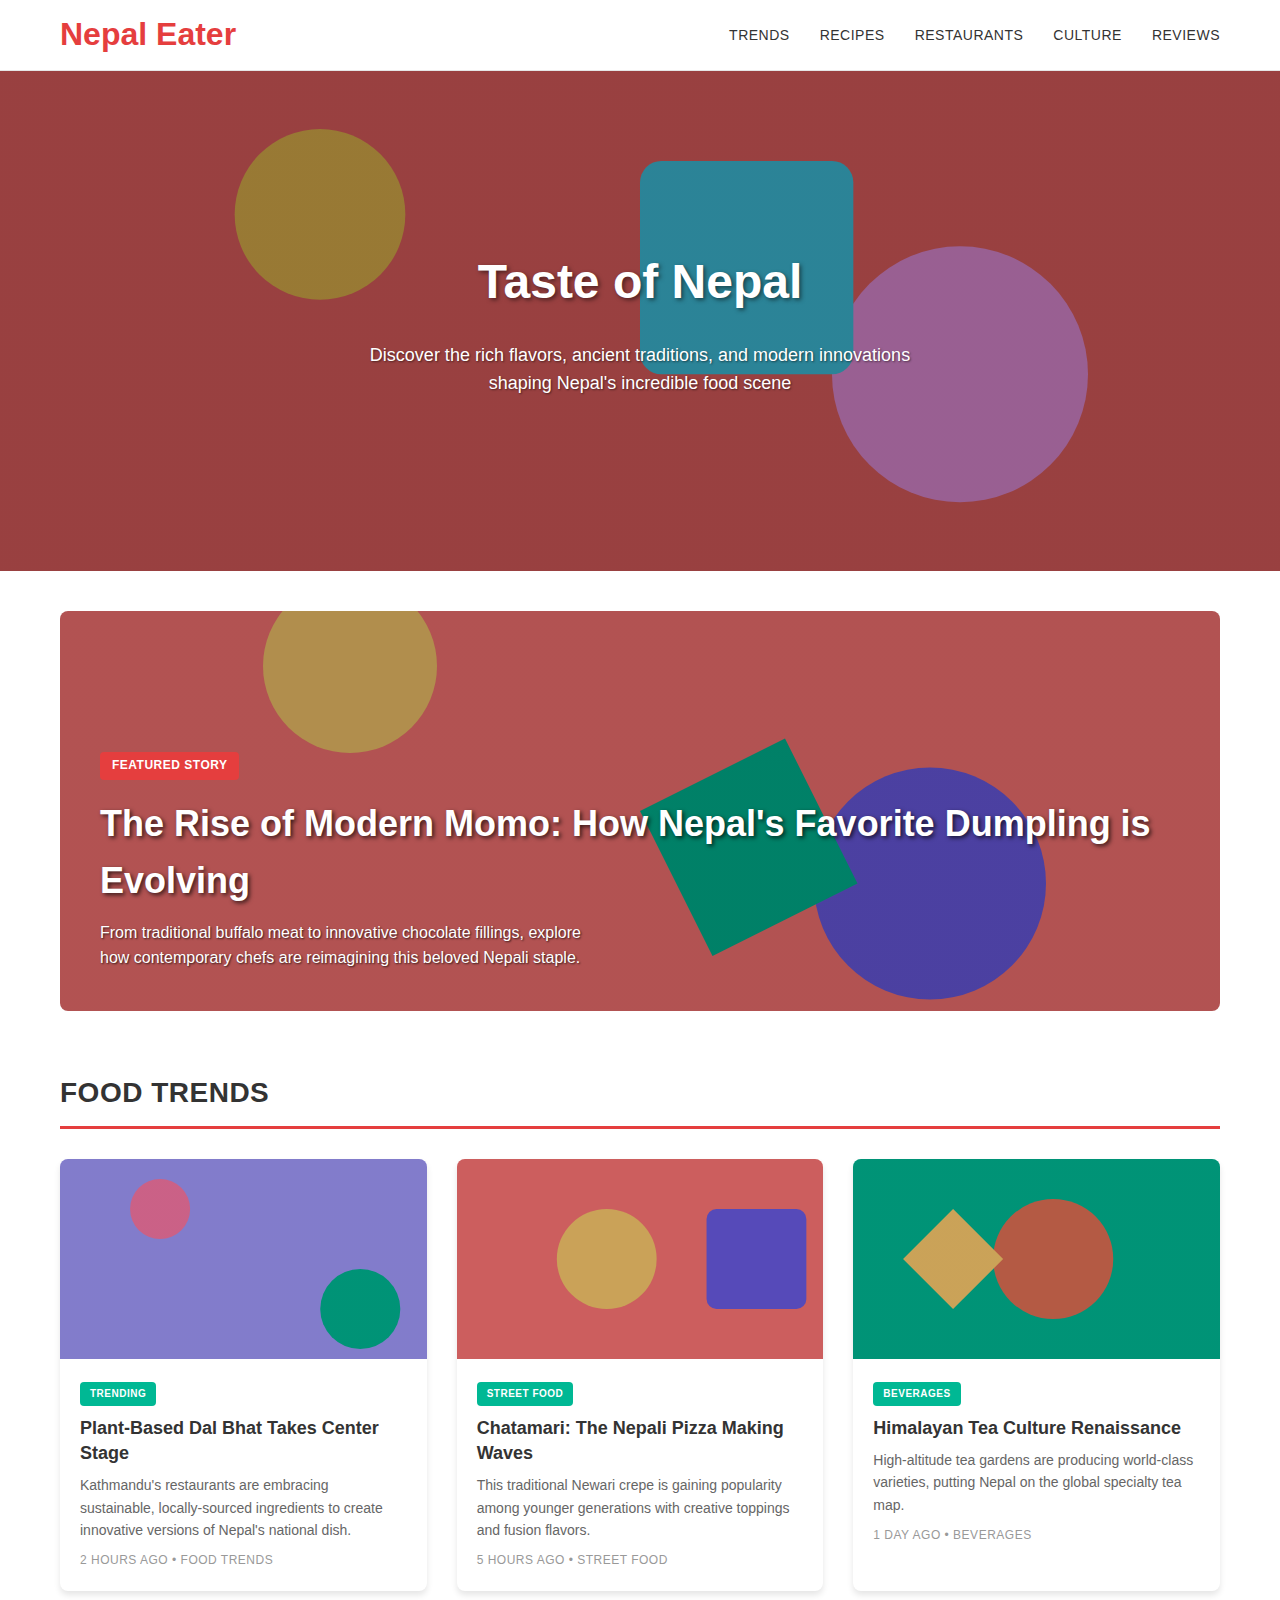
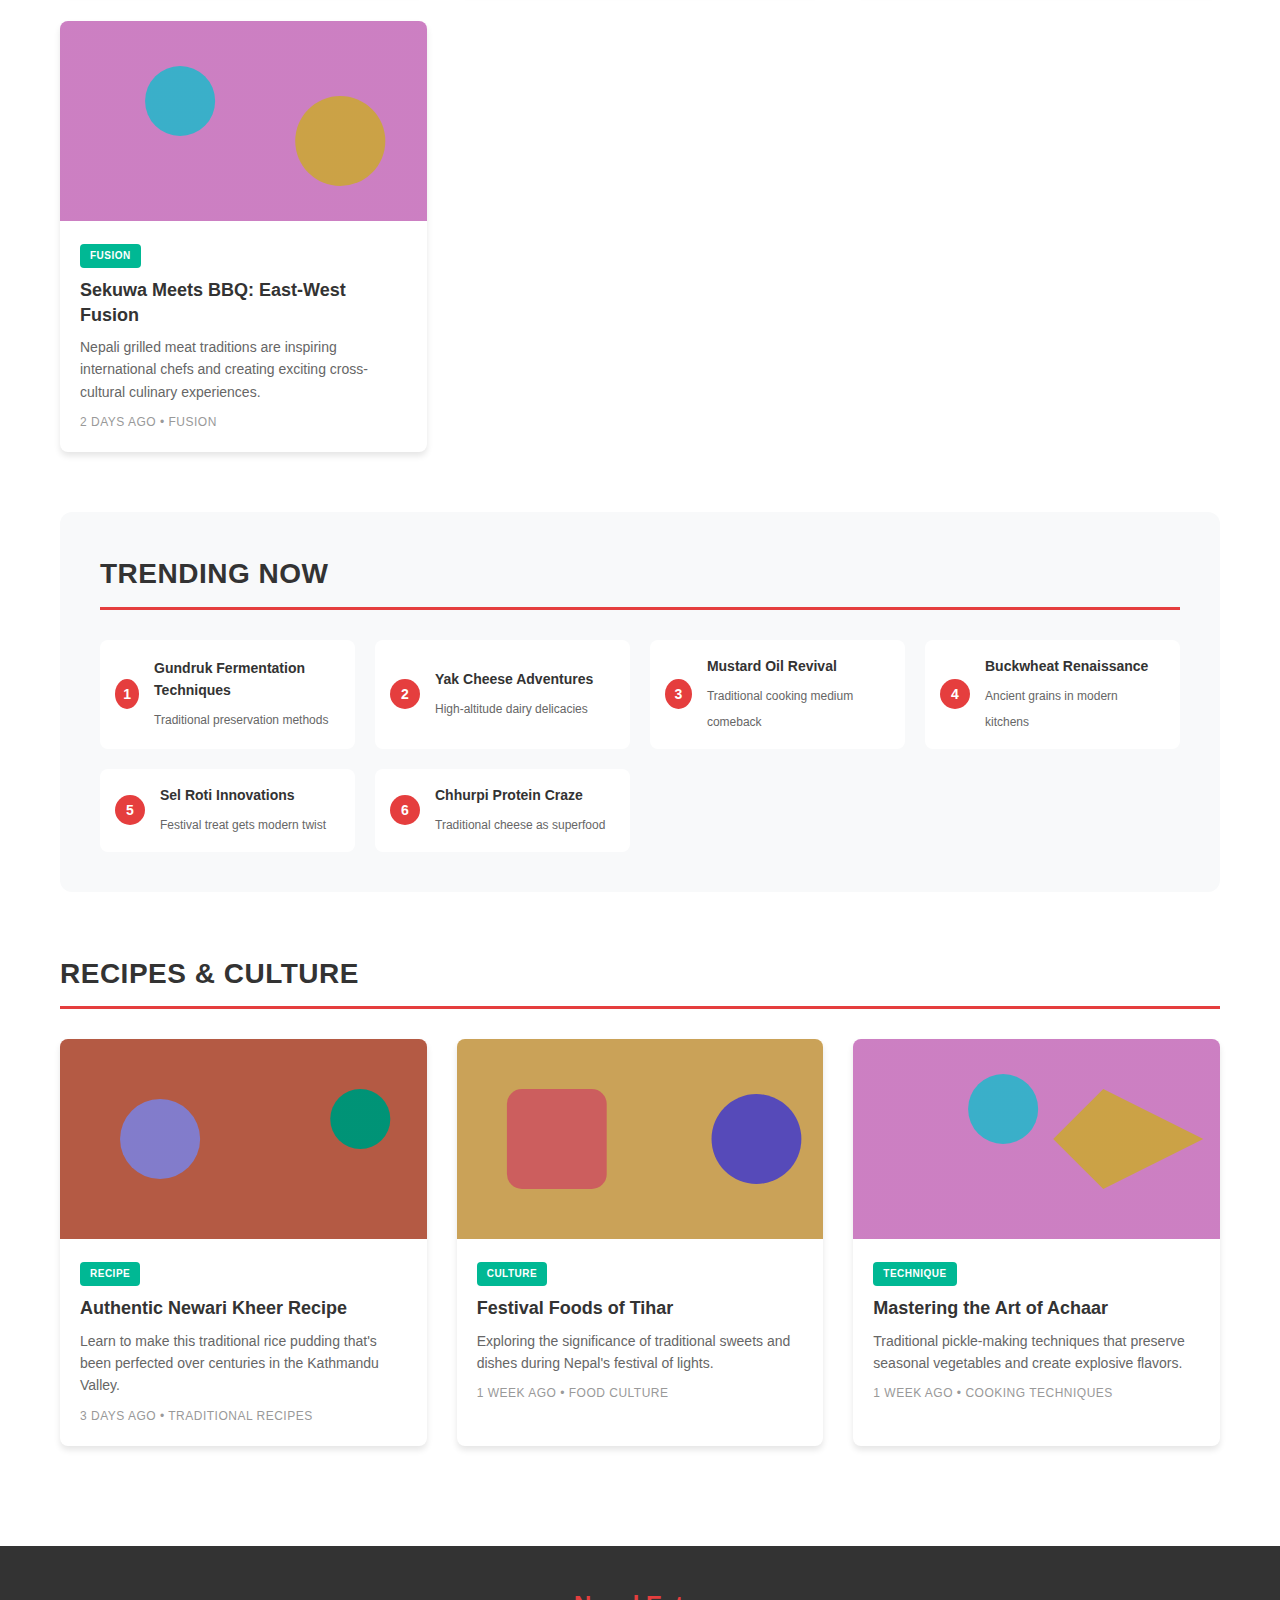
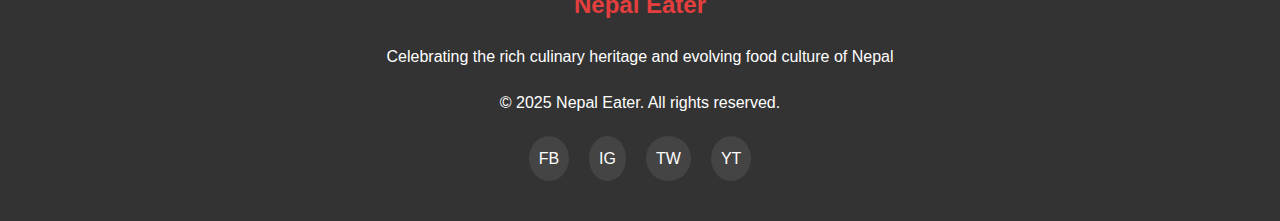
<file: index.html>
<!DOCTYPE html>
<html lang="en">
<head>
    <meta charset="UTF-8">
    <meta name="viewport" content="width=device-width, initial-scale=1.0">
    <title>Nepal Eater - Food Trends & Culture</title>
    <style>
        * {
            margin: 0;
            padding: 0;
            box-sizing: border-box;
        }

        body {
            font-family: -apple-system, BlinkMacSystemFont, 'Segoe UI', Roboto, sans-serif;
            line-height: 1.6;
            color: #333;
            background: #fff;
        }

        /* Header */
        .header {
            background: #fff;
            border-bottom: 1px solid #e5e5e5;
            position: sticky;
            top: 0;
            z-index: 100;
        }

        .nav-container {
            max-width: 1200px;
            margin: 0 auto;
            padding: 0 20px;
            display: flex;
            align-items: center;
            justify-content: space-between;
            height: 70px;
        }

        .logo {
            font-size: 32px;
            font-weight: 800;
            color: #e53e3e;
            text-decoration: none;
        }

        .nav-menu {
            display: flex;
            list-style: none;
            gap: 30px;
        }

        .nav-menu a {
            text-decoration: none;
            color: #333;
            font-weight: 500;
            text-transform: uppercase;
            font-size: 14px;
            letter-spacing: 0.5px;
            transition: color 0.3s ease;
        }

        .nav-menu a:hover {
            color: #e53e3e;
        }

        /* Hero Section */
        .hero {
            position: relative;
            height: 500px;
            background: linear-gradient(rgba(0,0,0,0.4), rgba(0,0,0,0.4)), url('data:image/svg+xml,<svg xmlns="http://www.w3.org/2000/svg" viewBox="0 0 1200 500"><rect fill="%23ff6b6b" width="1200" height="500"/><circle fill="%23feca57" cx="300" cy="150" r="80"/><circle fill="%23ff9ff3" cx="900" cy="300" r="120"/><rect fill="%2348dbfb" x="600" y="100" width="200" height="200" rx="20"/></svg>');
            background-size: cover;
            background-position: center;
            display: flex;
            align-items: center;
            justify-content: center;
            text-align: center;
            color: white;
        }

        .hero-content h1 {
            font-size: 48px;
            font-weight: 800;
            margin-bottom: 20px;
            text-shadow: 2px 2px 4px rgba(0,0,0,0.5);
        }

        .hero-content p {
            font-size: 18px;
            max-width: 600px;
            margin: 0 auto;
            text-shadow: 1px 1px 2px rgba(0,0,0,0.5);
        }

        /* Main Content */
        .main-content {
            max-width: 1200px;
            margin: 0 auto;
            padding: 40px 20px;
        }

        /* Featured Article */
        .featured {
            margin-bottom: 60px;
        }

        .featured-article {
            position: relative;
            height: 400px;
            background: linear-gradient(rgba(0,0,0,0.3), rgba(0,0,0,0.3)), url('data:image/svg+xml,<svg xmlns="http://www.w3.org/2000/svg" viewBox="0 0 800 400"><rect fill="%23ff7675" width="800" height="400"/><circle fill="%23fdcb6e" cx="200" cy="100" r="60"/><circle fill="%236c5ce7" cx="600" cy="250" r="80"/><path fill="%2300b894" d="M400,200 L500,150 L550,250 L450,300 Z"/></svg>');
            background-size: cover;
            background-position: center;
            border-radius: 8px;
            display: flex;
            align-items: end;
            cursor: pointer;
            transition: transform 0.3s ease;
        }

        .featured-article:hover {
            transform: translateY(-5px);
        }

        .featured-content {
            padding: 40px;
            color: white;
        }

        .featured-category {
            background: #e53e3e;
            color: white;
            padding: 4px 12px;
            border-radius: 4px;
            font-size: 12px;
            font-weight: 600;
            text-transform: uppercase;
            letter-spacing: 0.5px;
            display: inline-block;
            margin-bottom: 15px;
        }

        .featured-content h2 {
            font-size: 36px;
            font-weight: 800;
            margin-bottom: 10px;
            text-shadow: 2px 2px 4px rgba(0,0,0,0.7);
        }

        .featured-content p {
            font-size: 16px;
            text-shadow: 1px 1px 2px rgba(0,0,0,0.7);
            max-width: 500px;
        }

        /* Section Headers */
        .section-header {
            margin-bottom: 30px;
            border-bottom: 3px solid #e53e3e;
            padding-bottom: 10px;
        }

        .section-header h2 {
            font-size: 28px;
            font-weight: 800;
            color: #333;
            text-transform: uppercase;
            letter-spacing: 0.5px;
        }

        /* Article Grid */
        .article-grid {
            display: grid;
            grid-template-columns: repeat(auto-fit, minmax(350px, 1fr));
            gap: 30px;
            margin-bottom: 60px;
        }

        .article-card {
            background: white;
            border-radius: 8px;
            overflow: hidden;
            box-shadow: 0 4px 6px rgba(0,0,0,0.1);
            transition: transform 0.3s ease, box-shadow 0.3s ease;
            cursor: pointer;
        }

        .article-card:hover {
            transform: translateY(-5px);
            box-shadow: 0 8px 25px rgba(0,0,0,0.15);
        }

        .article-image {
            height: 200px;
            background-size: cover;
            background-position: center;
            position: relative;
        }

        .article-content {
            padding: 20px;
        }

        .article-category {
            background: #00b894;
            color: white;
            padding: 4px 10px;
            border-radius: 4px;
            font-size: 10px;
            font-weight: 600;
            text-transform: uppercase;
            letter-spacing: 0.5px;
            display: inline-block;
            margin-bottom: 10px;
        }

        .article-card h3 {
            font-size: 18px;
            font-weight: 700;
            margin-bottom: 8px;
            line-height: 1.4;
            color: #333;
        }

        .article-card p {
            font-size: 14px;
            color: #666;
            margin-bottom: 10px;
        }

        .article-meta {
            font-size: 12px;
            color: #999;
            text-transform: uppercase;
            letter-spacing: 0.5px;
        }

        /* Trending Section */
        .trending {
            background: #f8f9fa;
            padding: 40px;
            border-radius: 12px;
            margin-bottom: 60px;
        }

        .trending-list {
            display: grid;
            grid-template-columns: repeat(auto-fit, minmax(250px, 1fr));
            gap: 20px;
        }

        .trending-item {
            display: flex;
            align-items: center;
            gap: 15px;
            padding: 15px;
            background: white;
            border-radius: 8px;
            transition: transform 0.3s ease;
            cursor: pointer;
        }

        .trending-item:hover {
            transform: translateX(5px);
        }

        .trending-number {
            background: #e53e3e;
            color: white;
            width: 30px;
            height: 30px;
            border-radius: 50%;
            display: flex;
            align-items: center;
            justify-content: center;
            font-weight: 800;
            font-size: 14px;
        }

        .trending-content h4 {
            font-size: 14px;
            font-weight: 600;
            margin-bottom: 5px;
            color: #333;
        }

        .trending-content span {
            font-size: 12px;
            color: #666;
        }

        /* Footer */
        .footer {
            background: #333;
            color: white;
            padding: 40px 20px;
            text-align: center;
        }

        .footer-content {
            max-width: 1200px;
            margin: 0 auto;
        }

        .footer h3 {
            font-size: 24px;
            margin-bottom: 20px;
            color: #e53e3e;
        }

        .footer p {
            margin-bottom: 20px;
        }

        .social-links {
            display: flex;
            justify-content: center;
            gap: 20px;
            margin-top: 20px;
        }

        .social-links a {
            color: white;
            text-decoration: none;
            padding: 10px;
            border-radius: 50%;
            background: #444;
            transition: background 0.3s ease;
        }

        .social-links a:hover {
            background: #e53e3e;
        }

        /* Responsive */
        @media (max-width: 768px) {
            .nav-menu {
                display: none;
            }

            .hero-content h1 {
                font-size: 32px;
            }

            .featured-content h2 {
                font-size: 28px;
            }

            .article-grid {
                grid-template-columns: 1fr;
            }

            .trending-list {
                grid-template-columns: 1fr;
            }
        }
    </style>
</head>
<body>
    <!-- Header -->
    <header class="header">
        <div class="nav-container">
            <a href="#" class="logo">Nepal Eater</a>
            <nav>
                <ul class="nav-menu">
                    <li><a href="/trending.html">Trends</a></li>
                    <li><a href="/recipes.html">Recipes</a></li>
                    <li><a href="#">Restaurants</a></li>
                    <li><a href="#">Culture</a></li>
                    <li><a href="#">Reviews</a></li>
                </ul>
            </nav>
        </div>
    </header>

    <!-- Hero Section -->
    <section class="hero">
        <div class="hero-content">
            <h1>Taste of Nepal</h1>
            <p>Discover the rich flavors, ancient traditions, and modern innovations shaping Nepal's incredible food scene</p>
        </div>
    </section>

    <!-- Main Content -->
    <main class="main-content">
        <!-- Featured Article -->
        <section class="featured">
            <div class="featured-article">
                <div class="featured-content">
                    <span class="featured-category">Featured Story</span>
                    <h2>The Rise of Modern Momo: How Nepal's Favorite Dumpling is Evolving</h2>
                    <p>From traditional buffalo meat to innovative chocolate fillings, explore how contemporary chefs are reimagining this beloved Nepali staple.</p>
                </div>
            </div>
        </section>

        <!-- Food Trends -->
        <section id="trends">
            <div class="section-header">
                <h2>Food Trends</h2>
            </div>
            <div class="article-grid">
                <article class="article-card">
                    <div class="article-image" style="background: linear-gradient(rgba(0,0,0,0.2), rgba(0,0,0,0.2)), url('data:image/svg+xml,<svg xmlns=&quot;http://www.w3.org/2000/svg&quot; viewBox=&quot;0 0 400 200&quot;><rect fill=&quot;%23a29bfe&quot; width=&quot;400&quot; height=&quot;200&quot;/><circle fill=&quot;%23fd79a8&quot; cx=&quot;100&quot; cy=&quot;50&quot; r=&quot;30&quot;/><circle fill=&quot;%2300b894&quot; cx=&quot;300&quot; cy=&quot;150&quot; r=&quot;40&quot;/></svg>'); background-size: cover;"></div>
                    <div class="article-content">
                        <span class="article-category">Trending</span>
                        <h3>Plant-Based Dal Bhat Takes Center Stage</h3>
                        <p>Kathmandu's restaurants are embracing sustainable, locally-sourced ingredients to create innovative versions of Nepal's national dish.</p>
                        <div class="article-meta">2 hours ago • Food Trends</div>
                    </div>
                </article>

                <article class="article-card">
                    <div class="article-image" style="background: linear-gradient(rgba(0,0,0,0.2), rgba(0,0,0,0.2)), url('data:image/svg+xml,<svg xmlns=&quot;http://www.w3.org/2000/svg&quot; viewBox=&quot;0 0 400 200&quot;><rect fill=&quot;%23ff7675&quot; width=&quot;400&quot; height=&quot;200&quot;/><circle fill=&quot;%23fdcb6e&quot; cx=&quot;150&quot; cy=&quot;100&quot; r=&quot;50&quot;/><rect fill=&quot;%236c5ce7&quot; x=&quot;250&quot; y=&quot;50&quot; width=&quot;100&quot; height=&quot;100&quot; rx=&quot;10&quot;/></svg>'); background-size: cover;"></div>
                    <div class="article-content">
                        <span class="article-category">Street Food</span>
                        <h3>Chatamari: The Nepali Pizza Making Waves</h3>
                        <p>This traditional Newari crepe is gaining popularity among younger generations with creative toppings and fusion flavors.</p>
                        <div class="article-meta">5 hours ago • Street Food</div>
                    </div>
                </article>

                <article class="article-card">
                    <div class="article-image" style="background: linear-gradient(rgba(0,0,0,0.2), rgba(0,0,0,0.2)), url('data:image/svg+xml,<svg xmlns=&quot;http://www.w3.org/2000/svg&quot; viewBox=&quot;0 0 400 200&quot;><rect fill=&quot;%2300b894&quot; width=&quot;400&quot; height=&quot;200&quot;/><circle fill=&quot;%23e17055&quot; cx=&quot;200&quot; cy=&quot;100&quot; r=&quot;60&quot;/><path fill=&quot;%23fdcb6e&quot; d=&quot;M100,50 L150,100 L100,150 L50,100 Z&quot;/></svg>'); background-size: cover;"></div>
                    <div class="article-content">
                        <span class="article-category">Beverages</span>
                        <h3>Himalayan Tea Culture Renaissance</h3>
                        <p>High-altitude tea gardens are producing world-class varieties, putting Nepal on the global specialty tea map.</p>
                        <div class="article-meta">1 day ago • Beverages</div>
                    </div>
                </article>

                <article class="article-card">
                    <div class="article-image" style="background: linear-gradient(rgba(0,0,0,0.2), rgba(0,0,0,0.2)), url('data:image/svg+xml,<svg xmlns=&quot;http://www.w3.org/2000/svg&quot; viewBox=&quot;0 0 400 200&quot;><rect fill=&quot;%23ff9ff3&quot; width=&quot;400&quot; height=&quot;200&quot;/><circle fill=&quot;%2348dbfb&quot; cx=&quot;120&quot; cy=&quot;80&quot; r=&quot;35&quot;/><circle fill=&quot;%23feca57&quot; cx=&quot;280&quot; cy=&quot;120&quot; r=&quot;45&quot;/></svg>'); background-size: cover;"></div>
                    <div class="article-content">
                        <span class="article-category">Fusion</span>
                        <h3>Sekuwa Meets BBQ: East-West Fusion</h3>
                        <p>Nepali grilled meat traditions are inspiring international chefs and creating exciting cross-cultural culinary experiences.</p>
                        <div class="article-meta">2 days ago • Fusion</div>
                    </div>
                </article>
            </div>
        </section>

        <!-- Trending Now -->
        <section class="trending">
            <div class="section-header">
                <h2>Trending Now</h2>
            </div>
            <div class="trending-list">
                <div class="trending-item">
                    <div class="trending-number">1</div>
                    <div class="trending-content">
                        <h4>Gundruk Fermentation Techniques</h4>
                        <span>Traditional preservation methods</span>
                    </div>
                </div>
                <div class="trending-item">
                    <div class="trending-number">2</div>
                    <div class="trending-content">
                        <h4>Yak Cheese Adventures</h4>
                        <span>High-altitude dairy delicacies</span>
                    </div>
                </div>
                <div class="trending-item">
                    <div class="trending-number">3</div>
                    <div class="trending-content">
                        <h4>Mustard Oil Revival</h4>
                        <span>Traditional cooking medium comeback</span>
                    </div>
                </div>
                <div class="trending-item">
                    <div class="trending-number">4</div>
                    <div class="trending-content">
                        <h4>Buckwheat Renaissance</h4>
                        <span>Ancient grains in modern kitchens</span>
                    </div>
                </div>
                <div class="trending-item">
                    <div class="trending-number">5</div>
                    <div class="trending-content">
                        <h4>Sel Roti Innovations</h4>
                        <span>Festival treat gets modern twist</span>
                    </div>
                </div>
                <div class="trending-item">
                    <div class="trending-number">6</div>
                    <div class="trending-content">
                        <h4>Chhurpi Protein Craze</h4>
                        <span>Traditional cheese as superfood</span>
                    </div>
                </div>
            </div>
        </section>

        <!-- Recipes & Culture -->
        <section id="recipes">
            <div class="section-header">
                <h2>Recipes & Culture</h2>
            </div>
            <div class="article-grid">
                <article class="article-card">
                    <div class="article-image" style="background: linear-gradient(rgba(0,0,0,0.2), rgba(0,0,0,0.2)), url('data:image/svg+xml,<svg xmlns=&quot;http://www.w3.org/2000/svg&quot; viewBox=&quot;0 0 400 200&quot;><rect fill=&quot;%23e17055&quot; width=&quot;400&quot; height=&quot;200&quot;/><circle fill=&quot;%23a29bfe&quot; cx=&quot;100&quot; cy=&quot;100&quot; r=&quot;40&quot;/><circle fill=&quot;%2300b894&quot; cx=&quot;300&quot; cy=&quot;80&quot; r=&quot;30&quot;/></svg>'); background-size: cover;"></div>
                    <div class="article-content">
                        <span class="article-category">Recipe</span>
                        <h3>Authentic Newari Kheer Recipe</h3>
                        <p>Learn to make this traditional rice pudding that's been perfected over centuries in the Kathmandu Valley.</p>
                        <div class="article-meta">3 days ago • Traditional Recipes</div>
                    </div>
                </article>

                <article class="article-card">
                    <div class="article-image" style="background: linear-gradient(rgba(0,0,0,0.2), rgba(0,0,0,0.2)), url('data:image/svg+xml,<svg xmlns=&quot;http://www.w3.org/2000/svg&quot; viewBox=&quot;0 0 400 200&quot;><rect fill=&quot;%23fdcb6e&quot; width=&quot;400&quot; height=&quot;200&quot;/><rect fill=&quot;%23ff7675&quot; x=&quot;50&quot; y=&quot;50&quot; width=&quot;100&quot; height=&quot;100&quot; rx=&quot;15&quot;/><circle fill=&quot;%236c5ce7&quot; cx=&quot;300&quot; cy=&quot;100&quot; r=&quot;45&quot;/></svg>'); background-size: cover;"></div>
                    <div class="article-content">
                        <span class="article-category">Culture</span>
                        <h3>Festival Foods of Tihar</h3>
                        <p>Exploring the significance of traditional sweets and dishes during Nepal's festival of lights.</p>
                        <div class="article-meta">1 week ago • Food Culture</div>
                    </div>
                </article>

                <article class="article-card">
                    <div class="article-image" style="background: linear-gradient(rgba(0,0,0,0.2), rgba(0,0,0,0.2)), url('data:image/svg+xml,<svg xmlns=&quot;http://www.w3.org/2000/svg&quot; viewBox=&quot;0 0 400 200&quot;><rect fill=&quot;%23ff9ff3&quot; width=&quot;400&quot; height=&quot;200&quot;/><circle fill=&quot;%2348dbfb&quot; cx=&quot;150&quot; cy=&quot;70&quot; r=&quot;35&quot;/><path fill=&quot;%23feca57&quot; d=&quot;M250,50 L350,100 L250,150 L200,100 Z&quot;/></svg>'); background-size: cover;"></div>
                    <div class="article-content">
                        <span class="article-category">Technique</span>
                        <h3>Mastering the Art of Achaar</h3>
                        <p>Traditional pickle-making techniques that preserve seasonal vegetables and create explosive flavors.</p>
                        <div class="article-meta">1 week ago • Cooking Techniques</div>
                    </div>
                </article>
            </div>
        </section>
    </main>

    <!-- Footer -->
    <footer class="footer">
        <div class="footer-content">
            <h3>Nepal Eater</h3>
            <p>Celebrating the rich culinary heritage and evolving food culture of Nepal</p>
            <p>&copy; 2025 Nepal Eater. All rights reserved.</p>
            <div class="social-links">
                <a href="#">FB</a>
                <a href="#">IG</a>
                <a href="#">TW</a>
                <a href="#">YT</a>
            </div>
        </div>
    </footer>

    <script>
        // Simple interactivity
        document.querySelectorAll('.article-card, .featured-article, .trending-item').forEach(item => {
            item.addEventListener('click', function() {
                // In a real app, this would navigate to the article
                console.log('Clicked:', this.querySelector('h3, h2, h4')?.textContent);
            });
        });

        // Smooth scrolling only for hash links; allow normal navigation otherwise
        document.querySelectorAll('.nav-menu a').forEach(link => {
            const href = link.getAttribute('href');
            if (href && href.startsWith('#')) {
                link.addEventListener('click', function(e) {
                    e.preventDefault();
                    const targetId = href.substring(1);
                    const targetElement = document.getElementById(targetId);
                    if (targetElement) {
                        targetElement.scrollIntoView({ behavior: 'smooth' });
                    }
                });
            }
        });
    </script>
</body>
</html>
</file>
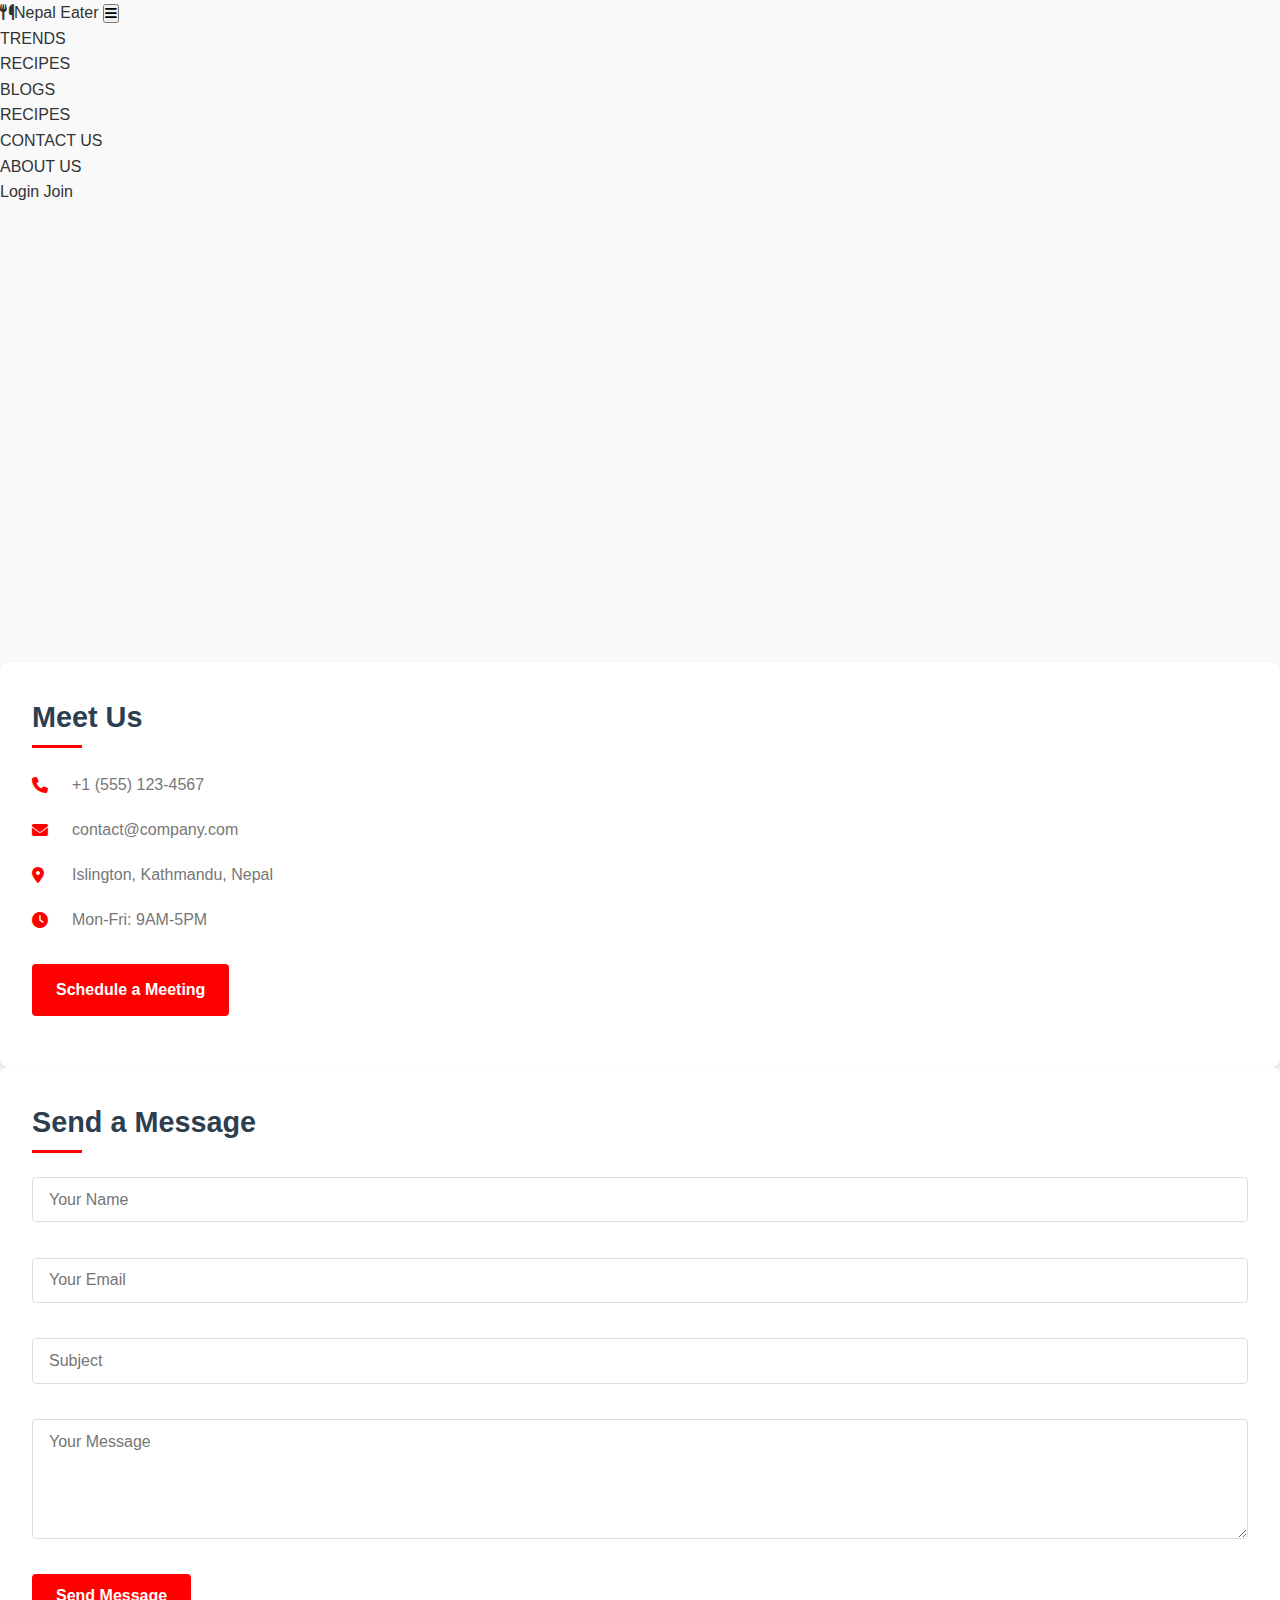
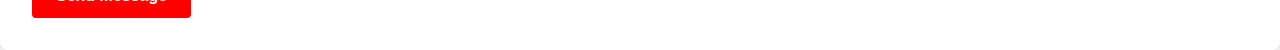
<file: Contact us.html>
<!DOCTYPE html>
<html lang="en">
<head>
    <meta charset="UTF-8">
    <meta name="viewport" content="width=device-width, initial-scale=1.0">
    <title>Contact Us | EatElite  </title>
    <link rel="stylesheet" href="https://cdnjs.cloudflare.com/ajax/libs/font-awesome/6.4.0/css/all.min.css">
    <style>
        /* CSS Variables for consistent theming */
        :root {
            --primary-color: red;
            --primary-dark: red;
            --secondary-color: #2c3e50;
            --accent-color: #e74c3c;
            --light-color: #ecf0f1;
            --dark-color: #2c3e50;
            --text-color: #333;
            --text-light: #777;
            --shadow: 0 4px 6px rgba(0, 0, 0, 0.1);
            --transition: all 0.3s ease;
        }

        /* Reset and Base Styles */
        * {
            margin: 0;
            padding: 0;
            box-sizing: border-box;
        }

        body {
            font-family: 'Segoe UI', Tahoma, Geneva, Verdana, sans-serif;
            line-height: 1.6;
            color: var(--text-color);
            background-color: #f9f9f9;
        }

        a {
            text-decoration: none;
            color: inherit;
        }

        img {
            max-width: 100%;
            height: auto;
        }

        /* Container */
        .container {
            width: 100%;
            max-width: 1200px;
            margin: 0 auto;
            padding: 0 20px;
        }

        /* Header Styles */
        .site-banner {
            background: linear-gradient(135deg, var(--secondary-color), var(--primary-dark));
            color: white;
            padding: 1rem 0;
            position: relative;
            box-shadow: var(--shadow);
        }

        .header-menu {
            display: flex;
            justify-content: space-between;
            align-items: center;
            padding: 0 20px;
        }

        .logo {
            font-size: 1.8rem;
            font-weight: bold;
            color: white;
        }

        #header-right-menu {
            display: flex;
            gap: 1.5rem;
        }

        #header-right-menu a {
            padding: 0.5rem;
            transition: var(--transition);
            border-radius: 4px;
        }

        #header-right-menu a:hover {
            background-color: rgba(255, 255, 255, 0.1);
        }

        .header-active {
            background-color: var(--primary-color);
            border-radius: 4px;
        }

        #menu-icon {
            display: none;
            cursor: pointer;
            font-size: 1.5rem;
        }

        .heading {
            text-align: center;
            padding: 3rem 1rem;
            font-size: 2.5rem;
            font-weight: 300;
        }

        /* Footer/Content Section */
        .footer {
            display: flex;
            flex-wrap: wrap;
            gap: 2rem;
            padding: 3rem 0;
        }

        .footer-column {
            flex: 1;
            min-width: 300px;
            background: white;
            border-radius: 8px;
            overflow: hidden;
            box-shadow: var(--shadow);
            transition: var(--transition);
        }

        .footer-column:hover {
            transform: translateY(-5px);
            box-shadow: 0 10px 20px rgba(0, 0, 0, 0.1);
        }

        .map-image {
            width: 100%;
            height: 100%;
            object-fit: cover;
            min-height: 300px;
        }

        .tile-content {
            padding: 2rem;
        }

        .tile-content h1 {
            margin-bottom: 1.5rem;
            color: var(--secondary-color);
            font-size: 1.8rem;
            position: relative;
            padding-bottom: 0.5rem;
        }

        .tile-content h1::after {
            content: '';
            position: absolute;
            bottom: 0;
            left: 0;
            width: 50px;
            height: 3px;
            background-color: var(--primary-color);
        }

        .contact-row {
            display: flex;
            align-items: center;
            margin-bottom: 1.2rem;
        }

        .contact-row i {
            width: 24px;
            margin-right: 1rem;
            color: var(--primary-color);
        }

        .tile-field {
            color: var(--text-light);
        }

        /* Form Styles */
        .form-field {
            width: 100%;
            padding: 0.8rem 1rem;
            border: 1px solid #ddd;
            border-radius: 4px;
            font-family: inherit;
            font-size: 1rem;
            margin-bottom: 1rem;
            transition: var(--transition);
        }

        .form-field:focus {
            outline: none;
            border-color: var(--primary-color);
            box-shadow: 0 0 0 2px rgba(52, 152, 219, 0.2);
        }

        textarea.form-field {
            resize: vertical;
            min-height: 120px;
        }

        .button {
            background-color: var(--primary-color);
            color: white;
            border: none;
            padding: 0.8rem 1.5rem;
            border-radius: 4px;
            cursor: pointer;
            font-size: 1rem;
            font-weight: 600;
            transition: var(--transition);
        }

        .button:hover {
            background-color: var(--primary-dark);
        }

        /* Success Message */
        .success-message {
            display: none;
            background-color: #d4edda;
            color: #155724;
            padding: 1rem;
            border-radius: 4px;
            margin-top: 1rem;
            text-align: center;
        }

        /* Responsive Design */
        @media (max-width: 768px) {
            #header-right-menu {
                display: none;
                flex-direction: column;
                position: absolute;
                top: 100%;
                left: 0;
                right: 0;
                background-color: var(--secondary-color);
                padding: 1rem;
                box-shadow: var(--shadow);
                z-index: 1000;
            }

            #header-right-menu.active {
                display: flex;
            }

            #menu-icon {
                display: block;
            }

            .heading {
                font-size: 2rem;
                padding: 2rem 1rem;
            }

            .footer {
                flex-direction: column;
            }
        }
    </style>
</head>
<body>
    <!-- Header -->
    <header class="site-header">
        <div class="site-container">
            <nav>
                <a href="index.html" class="site-logo"><i class="fas fa-utensils"></i>Nepal Eater</a>
                <button class="mobile-menu-btn" aria-label="Toggle menu"><i class="fas fa-bars"></i></button>
                <ul class="site-nav-links">
                    <li><a href="trending.html">TRENDS</a></li>
                    <li><a href="recipes.html">RECIPES</a></li>
                    <li><a href="blog.html">BLOGS</a></li>
                    <li><a href="recipes.html">RECIPES</a></li>
                    <li><a href="Contact us.html">CONTACT US</a></li>
                    <li><a href="aboutus.html">ABOUT US</a></li>
                    <li>
                        <div class="auth-buttons">
                            <a href="#" class="auth-btn login-btn">Login</a>
                            <a href="#" class="auth-btn signup-btn">Join</a>
                        </div>
                    </li>
                </ul>
            </nav>
        </div>
    </header>
        
        <div class="Main">
            <div class="Main-column">
                <div class="map-container">
                    <!-- Embedded Google Map (replace with your actual embed code) -->
                    <iframe src="https://www.google.com/maps/embed?pb=!1m18!1m12!1m3!1d3532.2683680549176!2d85.3226180746724!3d27.708999125420057!2m3!1f0!2f0!3f0!3m2!1i1024!2i768!4f13.1!3m3!1m2!1s0x39eb1908434cb3c5%3A0x1fdf1a6d41d2512d!2sIslington%20College!5e0!3m2!1sen!2snp!4v1755759198382!5m2!1sen!2snp" width="600" height="450" style="border:0;" allowfullscreen="" loading="lazy" referrerpolicy="no-referrer-when-downgrade"></iframe> 
                </div>
            </div>
            
            <div class="footer-column">
                <div class="tile-content">
                    <h1>Meet Us</h1>
                    <div class="contact-row">
                        <i class="fas fa-phone"></i>
                        <span class="tile-field">+1 (555) 123-4567</span>
                    </div>
                    <div class="contact-row">
                        <i class="fas fa-envelope"></i>
                        <span class="tile-field">contact@company.com</span>
                    </div>
                    <div class="contact-row">
                        <i class="fas fa-map-marker-alt"></i>
                        <span class="tile-field">Islington, Kathmandu, Nepal</span>
                    </div>
                    <div class="contact-row">
                        <i class="fas fa-clock"></i>
                        <span class="tile-field">Mon-Fri: 9AM-5PM</span>
                    </div>
                    <div class="contact-row" style="margin-top: 2rem;">
                        <a href="#" class="button">Schedule a Meeting</a>
                    </div>
                </div>
            </div>
            
            <div class="footer-column contact-form-container">
                <div class="tile-content">
                    <form id="contactForm" method="POST">
                        <h1>Send a Message</h1>
                        <div class="contact-row">
                            <input type="text" class="form-field" placeholder="Your Name" required>
                        </div>
                        <div class="contact-row">
                            <input type="email" class="form-field" placeholder="Your Email" required>
                        </div>
                        <div class="contact-row">
                            <input type="text" class="form-field" placeholder="Subject">
                        </div>
                        <div class="contact-row">
                            <textarea class="form-field" placeholder="Your Message" required></textarea>
                        </div>
                        <button type="submit" class="button">Send Message</button>
                    </form>
                    <div id="successMessage" class="success-message">
                        Thank you for your message! We'll get back to you soon.
                    </div>
                </div>
            </div>
        </div>
    </div>

    <script>
        function toggleMenu() {
            var menuElement = document.getElementById("header-right-menu");
            menuElement.classList.toggle("active");
        }

        // Form submission handling
        document.getElementById('contactForm').addEventListener('submit', function(e) {
            e.preventDefault();
            
            // In a real application, you would send the form data to a server here
            // For demonstration, we'll just show a success message
            document.getElementById('successMessage').style.display = 'block';
            
            // Reset the form after submission
            setTimeout(function() {
                document.getElementById('contactForm').reset();
                document.getElementById('successMessage').style.display = 'none';
            }, 3000);
        });
    </script>
</body>
</html>
</file>
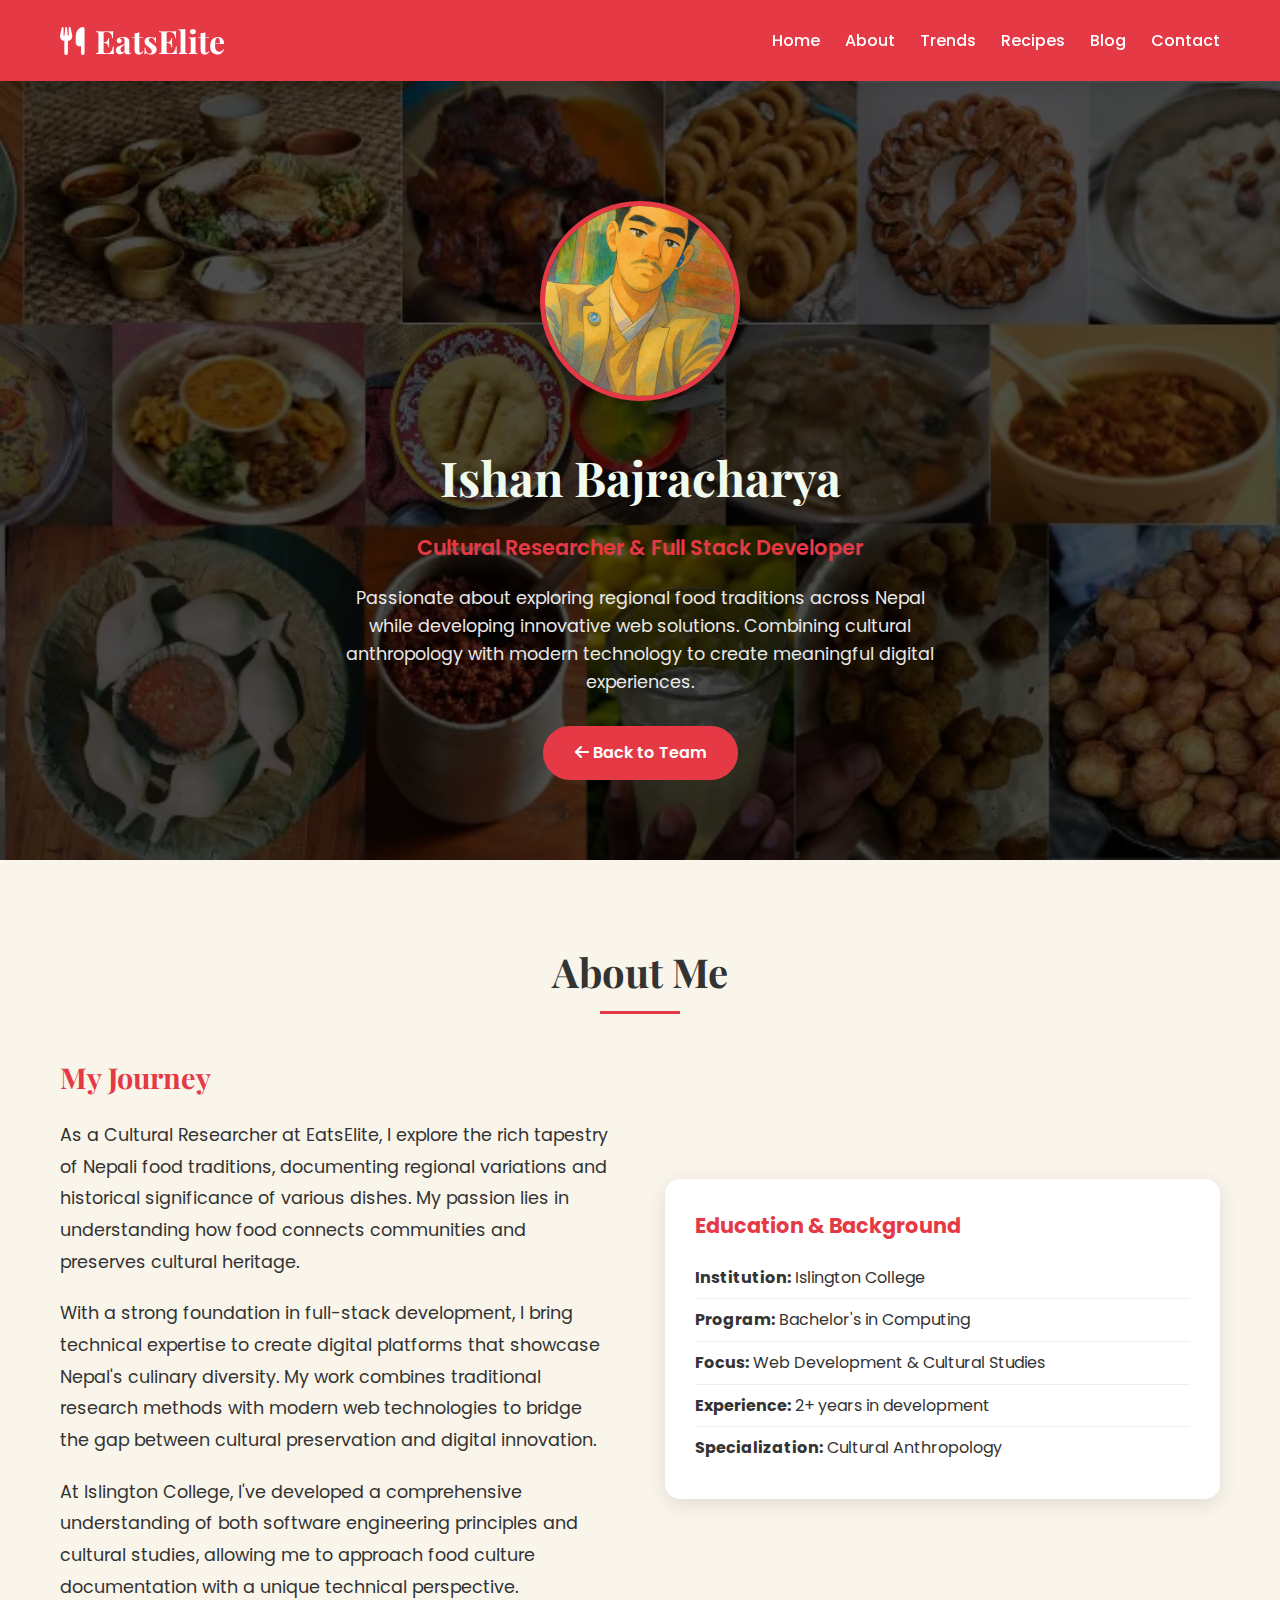
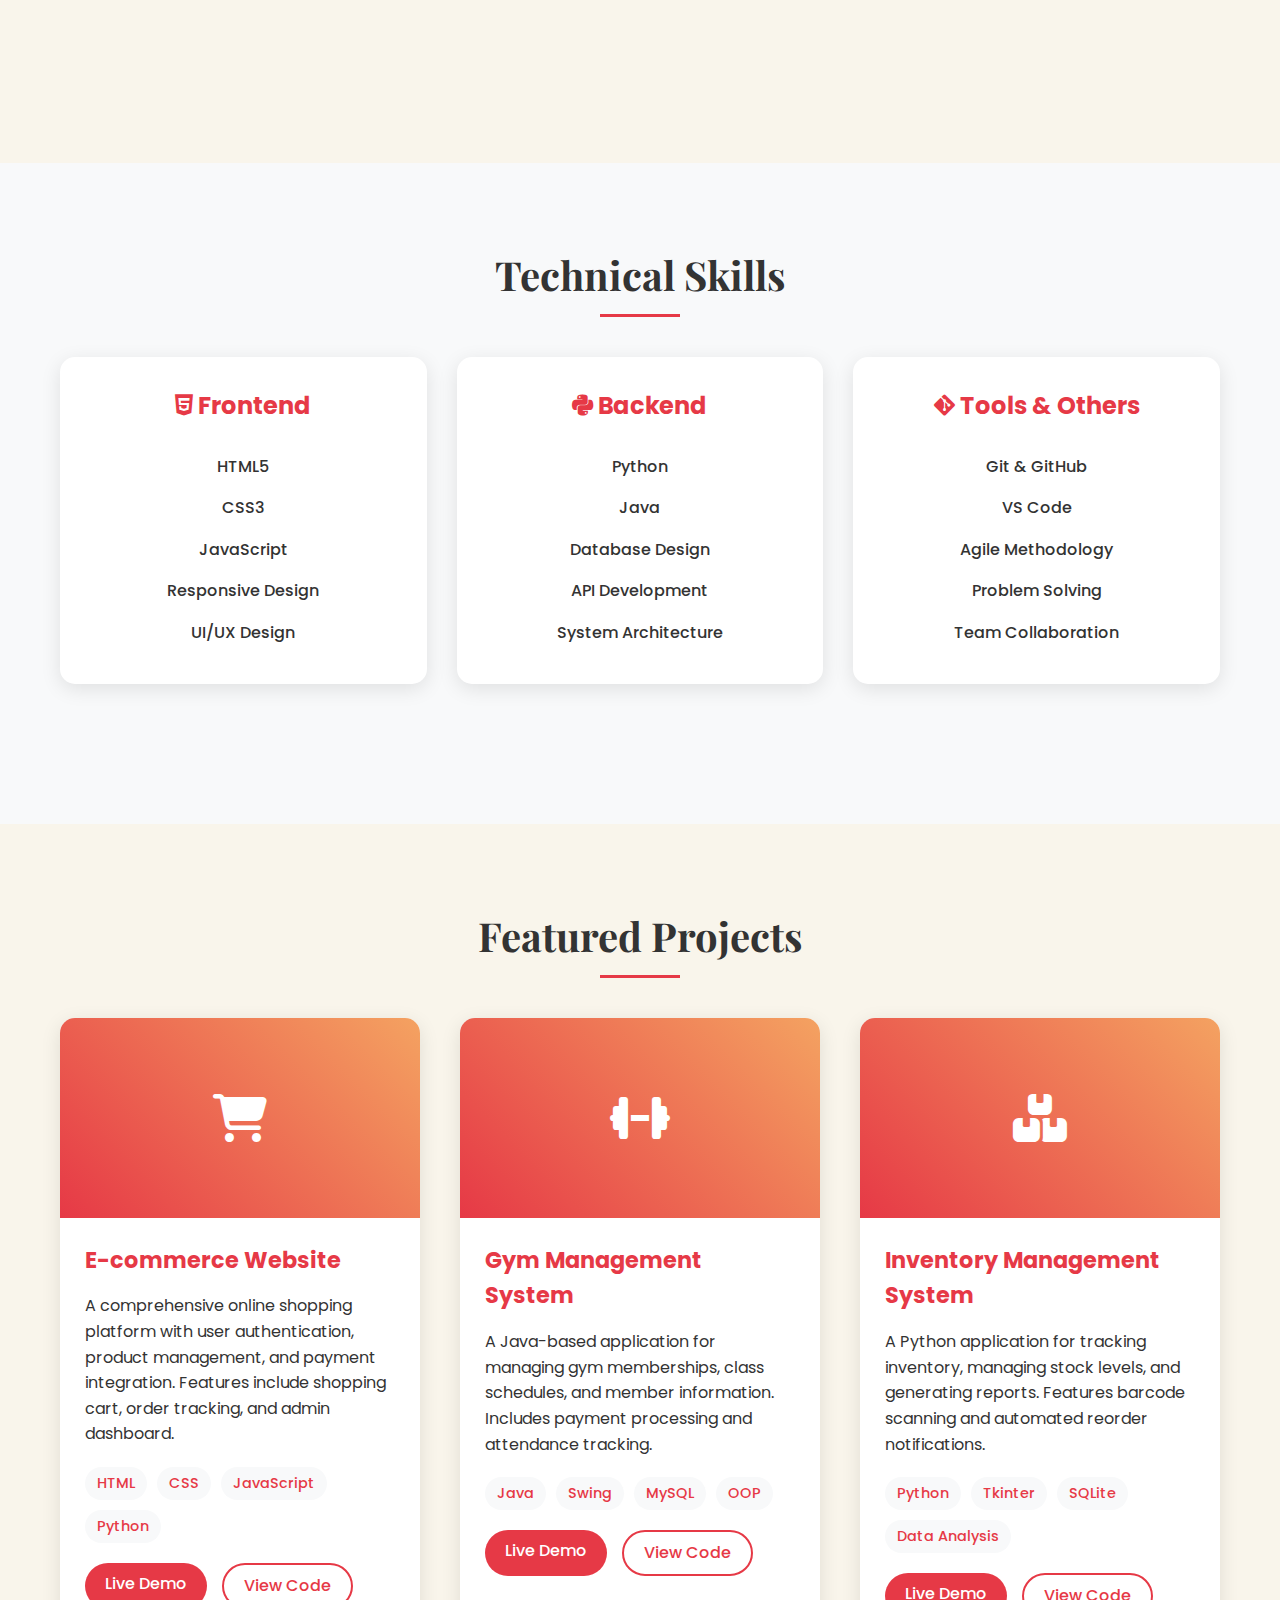
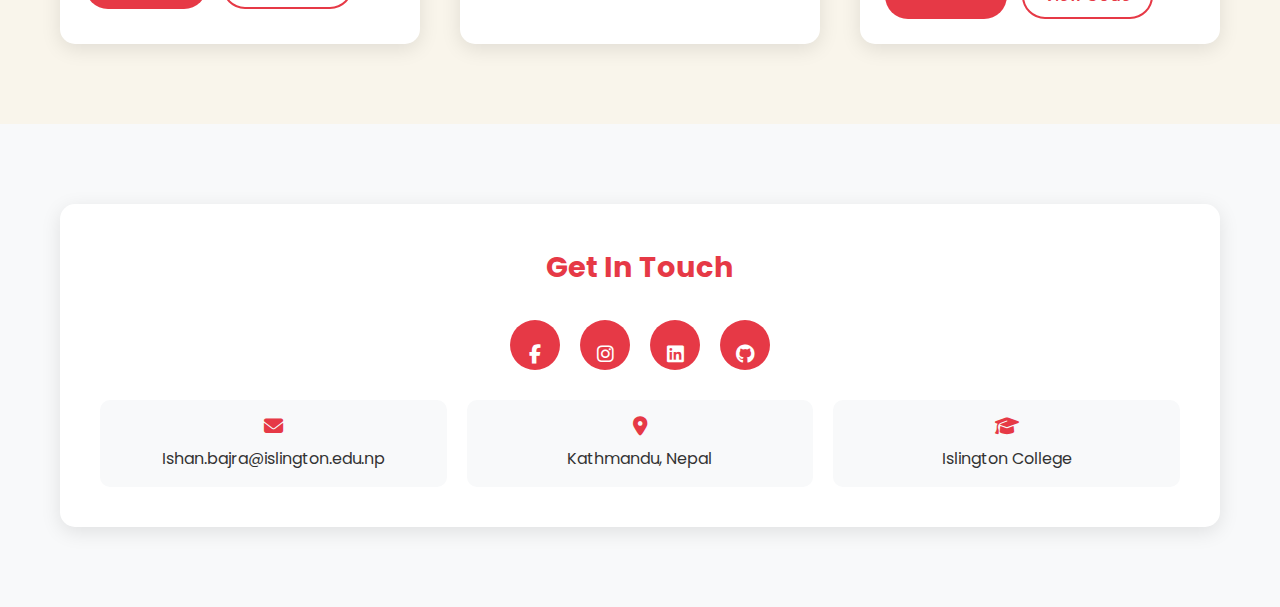
<file: ishan-portfolio.html>
<!DOCTYPE html>
<html lang="en">
<head>
    <meta charset="UTF-8">
    <meta name="viewport" content="width=device-width, initial-scale=1.0">
    <title>Ishan Bajracharya - Portfolio | EatsElite Team</title>
    <link rel="stylesheet" href="https://cdnjs.cloudflare.com/ajax/libs/font-awesome/6.4.0/css/all.min.css">
    <link rel="stylesheet" href="styles.css">
    <link href="https://fonts.googleapis.com/css2?family=Playfair+Display:wght@400;700&family=Poppins:wght@300;400;500;600&display=swap" rel="stylesheet">
    <style>
        * { margin: 0; padding: 0; box-sizing: border-box; }
        body { background-color: #f9f5eb; color: #333; line-height: 1.6; font-family: 'Poppins', sans-serif; }
        .container { max-width: 1200px; margin: 0 auto; padding: 0 20px; }
        
        /* Header */
        header { background-color: #e63946; padding: 15px 0; box-shadow: 0 2px 15px rgba(0, 0, 0, 0.15); position: sticky; top: 0; z-index: 100; }
        .logo { font-family: 'Playfair Display', serif; font-size: 32px; font-weight: bold; color: white; text-decoration: none; display: flex; align-items: center; }
        .logo i { margin-right: 10px; font-size: 28px; }
        nav { display: flex; justify-content: space-between; align-items: center; }
        .nav-links { display: flex; list-style: none; align-items: center; }
        .nav-links li { margin-left: 25px; }
        .nav-links a { color: white; text-decoration: none; font-weight: 500; transition: color 0.3s; }
        .nav-links a:hover { color: #f1faee; }
        
        /* Hero Section */
        .portfolio-hero { background: linear-gradient(rgba(0, 0, 0, 0.7), rgba(0, 0, 0, 0.7)), url('images/hero_photo.webp') center/cover no-repeat; color: white; text-align: center; padding: 120px 20px 80px; }
        .portfolio-hero-content { max-width: 800px; margin: 0 auto; }
        .profile-image { width: 200px; height: 200px; border-radius: 50%; border: 5px solid #e63946; margin: 0 auto 30px; object-fit: cover; box-shadow: 0 10px 30px rgba(0, 0, 0, 0.3); }
        .portfolio-hero h1 { font-family: 'Playfair Display', serif; font-size: 3rem; margin-bottom: 15px; color: #f1faee; }
        .portfolio-hero .role { font-size: 1.3rem; color: #e63946; font-weight: 600; margin-bottom: 20px; }
        .portfolio-hero .description { font-size: 1.1rem; max-width: 600px; margin: 0 auto 30px; opacity: 0.9; }
        .back-btn { display: inline-block; background-color: #e63946; color: white; padding: 12px 30px; border-radius: 30px; text-decoration: none; font-weight: 600; transition: all 0.3s; border: 2px solid #e63946; }
        .back-btn:hover { background-color: transparent; color: #f1faee; transform: translateY(-3px); }
        
        /* Sections */
        .portfolio-section { padding: 80px 0; }
        .section-title { font-family: 'Playfair Display', serif; font-size: 2.5rem; text-align: center; margin-bottom: 50px; color: #333; position: relative; }
        .section-title::after { content: ''; position: absolute; bottom: -10px; left: 50%; transform: translateX(-50%); width: 80px; height: 3px; background-color: #e63946; }
        
        /* About */
        .about-content { display: grid; grid-template-columns: 1fr 1fr; gap: 50px; align-items: center; margin-bottom: 60px; }
        .about-text h3 { font-family: 'Playfair Display', serif; font-size: 1.8rem; margin-bottom: 20px; color: #e63946; }
        .about-text p { font-size: 1.1rem; margin-bottom: 20px; line-height: 1.8; }
        .education-info { background: white; padding: 30px; border-radius: 15px; box-shadow: 0 5px 20px rgba(0, 0, 0, 0.1); }
        .education-info h4 { color: #e63946; font-size: 1.3rem; margin-bottom: 15px; }
        .education-info ul { list-style: none; }
        .education-info li { padding: 8px 0; border-bottom: 1px solid #eee; }
        .education-info li:last-child { border-bottom: none; }
        
        /* Skills */
        .skills-grid { display: grid; grid-template-columns: repeat(auto-fit, minmax(250px, 1fr)); gap: 30px; margin-bottom: 60px; }
        .skill-category { background: white; padding: 30px; border-radius: 15px; box-shadow: 0 5px 20px rgba(0, 0, 0, 0.1); text-align: center; }
        .skill-category h3 { color: #e63946; font-size: 1.5rem; margin-bottom: 20px; }
        .skill-list { list-style: none; }
        .skill-list li { padding: 8px 0; font-weight: 500; }
        
        /* Projects */
        .projects-grid { display: grid; grid-template-columns: repeat(auto-fit, minmax(350px, 1fr)); gap: 40px; }
        .project-card { background: white; border-radius: 15px; overflow: hidden; box-shadow: 0 5px 20px rgba(0, 0, 0, 0.1); transition: transform 0.3s; }
        .project-card:hover { transform: translateY(-10px); }
        .project-image { height: 200px; background: linear-gradient(45deg, #e63946, #f4a261); display: flex; align-items: center; justify-content: center; color: white; font-size: 3rem; }
        .project-content { padding: 25px; }
        .project-content h3 { color: #e63946; font-size: 1.4rem; margin-bottom: 15px; }
        .project-content p { margin-bottom: 20px; line-height: 1.6; }
        .project-tech { display: flex; flex-wrap: wrap; gap: 10px; margin-bottom: 20px; }
        .tech-tag { background: #f8f9fa; color: #e63946; padding: 5px 12px; border-radius: 20px; font-size: 0.9rem; font-weight: 500; }
        .project-links { display: flex; gap: 15px; }
        .project-link { padding: 8px 20px; border-radius: 25px; text-decoration: none; font-weight: 500; transition: all 0.3s; }
        .demo-link { background: #e63946; color: white; }
        .demo-link:hover { background: #d62f3d; }
        .code-link { border: 2px solid #e63946; color: #e63946; }
        .code-link:hover { background: #e63946; color: white; }
        
        /* Contact */
        .contact-info { background: white; padding: 40px; border-radius: 15px; box-shadow: 0 5px 20px rgba(0, 0, 0, 0.1); text-align: center; }
        .contact-info h3 { color: #e63946; font-size: 1.8rem; margin-bottom: 30px; }
        .social-links { display: flex; justify-content: center; gap: 20px; margin-bottom: 30px; }
        .social-links a { display: inline-block; width: 50px; height: 50px; background: #e63946; color: white; border-radius: 50%; text-align: center; line-height: 50px; font-size: 1.2rem; transition: all 0.3s; }
        .social-links a:hover { background: #d62f3d; transform: translateY(-3px); }
        .contact-details { display: grid; grid-template-columns: repeat(auto-fit, minmax(200px, 1fr)); gap: 20px; margin-top: 30px; }
        .contact-item { padding: 15px; background: #f8f9fa; border-radius: 10px; }
        .contact-item i { color: #e63946; font-size: 1.2rem; margin-bottom: 10px; }
        
        /* Responsive */
        @media (max-width: 768px) {
            .about-content { grid-template-columns: 1fr; gap: 30px; }
            .portfolio-hero h1 { font-size: 2.5rem; }
            .profile-image { width: 150px; height: 150px; }
            .projects-grid { grid-template-columns: 1fr; }
            .skills-grid { grid-template-columns: 1fr; }
        }
    </style>
</head>
<body>
    <!-- Header -->
    <header>
        <div class="container">
            <nav>
                <a href="index.html" class="logo"><i class="fas fa-utensils"></i>EatsElite</a>
                <ul class="nav-links">
                    <li><a href="index.html">Home</a></li>
                    <li><a href="aboutus.html">About</a></li>
                    <li><a href="trending.html">Trends</a></li>
                    <li><a href="recipes.html">Recipes</a></li>
                    <li><a href="blog.html">Blog</a></li>
                    <li><a href="Contact us.html">Contact</a></li>
                </ul>
            </nav>
        </div>
    </header>

    <!-- Portfolio Hero -->
    <section class="portfolio-hero">
        <div class="portfolio-hero-content">
            <img src="images/17556902437900kkx3ji2.png" alt="Ishan Bajracharya" class="profile-image">
            <h1> Ishan Bajracharya</h1>
            <div class="role">Cultural Researcher & Full Stack Developer</div>
            <p class="description">Passionate about exploring regional food traditions across Nepal while developing innovative web solutions. Combining cultural anthropology with modern technology to create meaningful digital experiences.</p>
            <a href="aboutus.html" class="back-btn"><i class="fas fa-arrow-left"></i> Back to Team</a>
        </div>
    </section>

    <!-- About Section -->
    <section class="portfolio-section">
        <div class="container">
            <h2 class="section-title">About Me</h2>
            <div class="about-content">
                <div class="about-text">
                    <h3>My Journey</h3>
                    <p>As a Cultural Researcher at EatsElite, I explore the rich tapestry of Nepali food traditions, documenting regional variations and historical significance of various dishes. My passion lies in understanding how food connects communities and preserves cultural heritage.</p>
                    <p>With a strong foundation in full-stack development, I bring technical expertise to create digital platforms that showcase Nepal's culinary diversity. My work combines traditional research methods with modern web technologies to bridge the gap between cultural preservation and digital innovation.</p>
                    <p>At Islington College, I've developed a comprehensive understanding of both software engineering principles and cultural studies, allowing me to approach food culture documentation with a unique technical perspective.</p>
                </div>
                <div class="education-info">
                    <h4>Education & Background</h4>
                    <ul>
                        <li><strong>Institution:</strong> Islington College</li>
                        <li><strong>Program:</strong> Bachelor's in Computing</li>
                        <li><strong>Focus:</strong> Web Development & Cultural Studies</li>
                        <li><strong>Experience:</strong> 2+ years in development</li>
                        <li><strong>Specialization:</strong> Cultural Anthropology</li>
                    </ul>
                </div>
            </div>
        </div>
    </section>

    <!-- Skills Section -->
    <section class="portfolio-section" style="background: #f8f9fa;">
        <div class="container">
            <h2 class="section-title">Technical Skills</h2>
            <div class="skills-grid">
                <div class="skill-category">
                    <h3><i class="fab fa-html5"></i> Frontend</h3>
                    <ul class="skill-list">
                        <li>HTML5</li>
                        <li>CSS3</li>
                        <li>JavaScript</li>
                        <li>Responsive Design</li>
                        <li>UI/UX Design</li>
                    </ul>
                </div>
                <div class="skill-category">
                    <h3><i class="fab fa-python"></i> Backend</h3>
                    <ul class="skill-list">
                        <li>Python</li>
                        <li>Java</li>
                        <li>Database Design</li>
                        <li>API Development</li>
                        <li>System Architecture</li>
                    </ul>
                </div>
                <div class="skill-category">
                    <h3><i class="fab fa-git-alt"></i> Tools & Others</h3>
                    <ul class="skill-list">
                        <li>Git & GitHub</li>
                        <li>VS Code</li>
                        <li>Agile Methodology</li>
                        <li>Problem Solving</li>
                        <li>Team Collaboration</li>
                    </ul>
                </div>
            </div>
        </div>
    </section>

    <!-- Projects Section -->
    <section class="portfolio-section">
        <div class="container">
            <h2 class="section-title">Featured Projects</h2>
            <div class="projects-grid">
                <div class="project-card">
                    <div class="project-image">
                        <i class="fas fa-shopping-cart"></i>
                    </div>
                    <div class="project-content">
                        <h3>E-commerce Website</h3>
                        <p>A comprehensive online shopping platform with user authentication, product management, and payment integration. Features include shopping cart, order tracking, and admin dashboard.</p>
                        <div class="project-tech">
                            <span class="tech-tag">HTML</span>
                            <span class="tech-tag">CSS</span>
                            <span class="tech-tag">JavaScript</span>
                            <span class="tech-tag">Python</span>
                        </div>
                        <div class="project-links">
                            <a href="#" class="project-link demo-link">Live Demo</a>
                            <a href="#" class="project-link code-link">View Code</a>
                        </div>
                    </div>
                </div>

                <div class="project-card">
                    <div class="project-image">
                        <i class="fas fa-dumbbell"></i>
                    </div>
                    <div class="project-content">
                        <h3>Gym Management System</h3>
                        <p>A Java-based application for managing gym memberships, class schedules, and member information. Includes payment processing and attendance tracking.</p>
                        <div class="project-tech">
                            <span class="tech-tag">Java</span>
                            <span class="tech-tag">Swing</span>
                            <span class="tech-tag">MySQL</span>
                            <span class="tech-tag">OOP</span>
                        </div>
                        <div class="project-links">
                            <a href="#" class="project-link demo-link">Live Demo</a>
                            <a href="#" class="project-link code-link">View Code</a>
                        </div>
                    </div>
                </div>

                <div class="project-card">
                    <div class="project-image">
                        <i class="fas fa-boxes"></i>
                    </div>
                    <div class="project-content">
                        <h3>Inventory Management System</h3>
                        <p>A Python application for tracking inventory, managing stock levels, and generating reports. Features barcode scanning and automated reorder notifications.</p>
                        <div class="project-tech">
                            <span class="tech-tag">Python</span>
                            <span class="tech-tag">Tkinter</span>
                            <span class="tech-tag">SQLite</span>
                            <span class="tech-tag">Data Analysis</span>
                        </div>
                        <div class="project-links">
                            <a href="#" class="project-link demo-link">Live Demo</a>
                            <a href="#" class="project-link code-link">View Code</a>
                        </div>
                    </div>
                </div>
            </div>
        </div>
    </section>

    <!-- Contact Section -->
    <section class="portfolio-section" style="background: #f8f9fa;">
        <div class="container">
            <div class="contact-info">
                <h3>Get In Touch</h3>
                <div class="social-links">
                    <a href="https://www.facebook.com/umang.kan.79" target="_blank"><i class="fab fa-facebook-f"></i></a>
                    <a href="https://www.instagram.com/umangkansakar44/?hl=en" target="_blank"><i class="fab fa-instagram"></i></a>
                    <a href="https://www.linkedin.com/in/umang-kun-banks" target="_blank"><i class="fab fa-linkedin"></i></a>
                    <a href="https://github.com/umangkansakar" target="_blank"><i class="fab fa-github"></i></a>
                </div>
                <div class="contact-details">
                    <div class="contact-item">
                        <i class="fas fa-envelope"></i>
                        <p>Ishan.bajra@islington.edu.np</p>
                    </div>
                    <div class="contact-item">
                        <i class="fas fa-map-marker-alt"></i>
                        <p>Kathmandu, Nepal</p>
                    </div>
                    <div class="contact-item">
                        <i class="fas fa-graduation-cap"></i>
                        <p>Islington College</p>
                    </div>
                </div>
            </div>
        </div>
    </section>
</body>
</html>
</file>
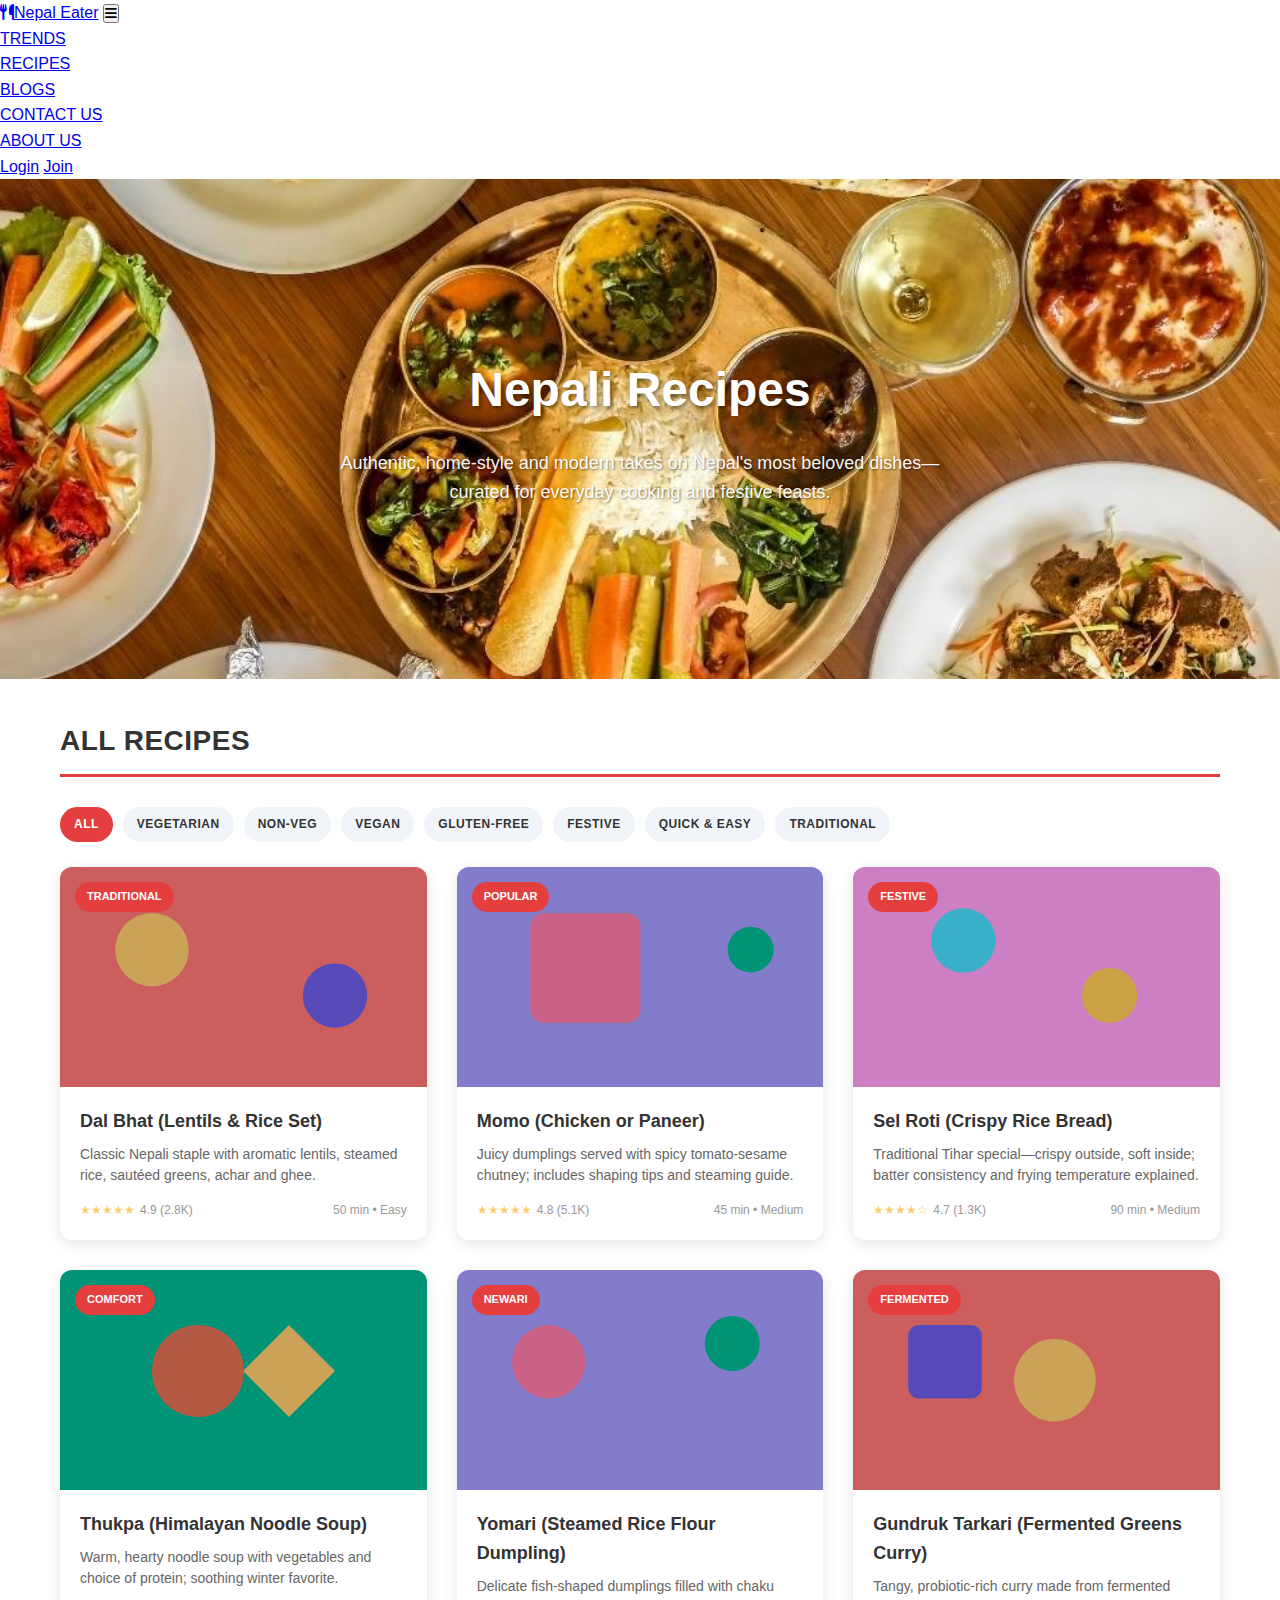
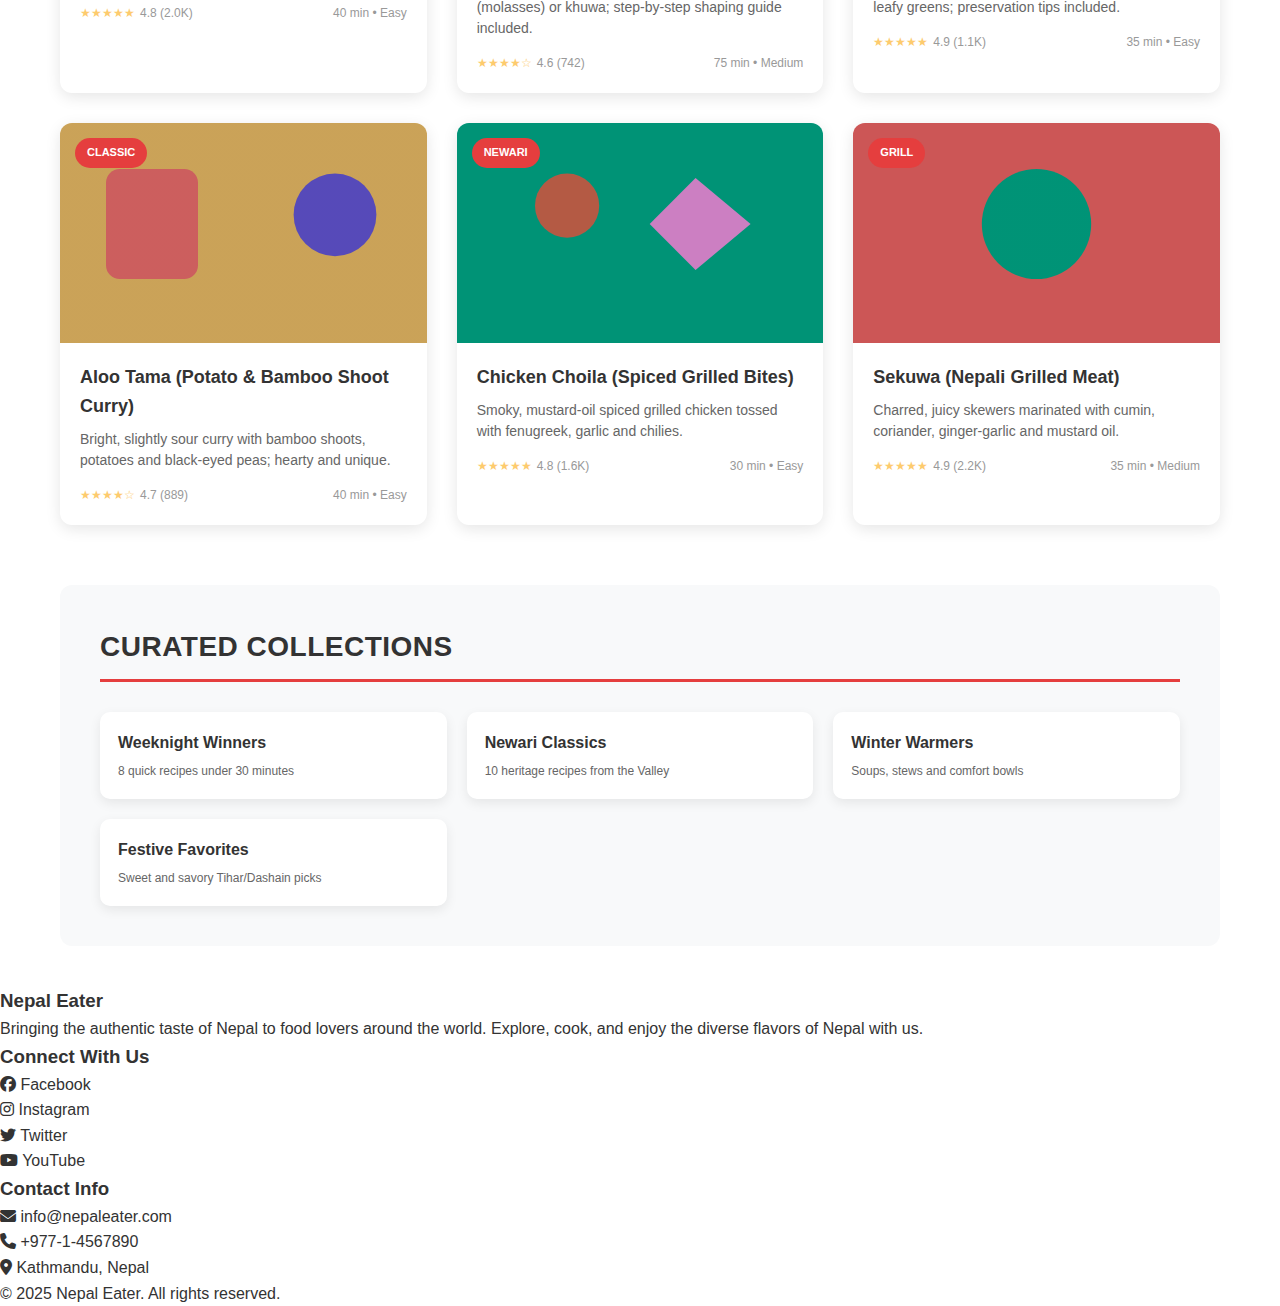
<file: recipes.html>
<!DOCTYPE html>
<html lang="en">
<head>
    <meta charset="UTF-8">
    <meta name="viewport" content="width=device-width, initial-scale=1.0">
    <title>Recipes - Nepal Eater</title>
    <link rel="stylesheet" href="https://cdnjs.cloudflare.com/ajax/libs/font-awesome/6.4.0/css/all.min.css">
    <link href="https://fonts.googleapis.com/css2?family=Playfair+Display:wght@400;700&family=Poppins:wght@300;400;500;600&display=swap" rel="stylesheet">
    <style>
        * {
            margin: 0;
            padding: 0;
            box-sizing: border-box;
        }

        body {
            font-family: -apple-system, BlinkMacSystemFont, 'Segoe UI', Roboto, sans-serif;
            line-height: 1.6;
            color: #333;
            background: #fff;
        }

        /* Header */
        .header {
            background: #fff;
            border-bottom: 1px solid #e5e5e5;
            position: sticky;
            top: 0;
            z-index: 100;
        }

        .nav-container {
            max-width: 1200px;
            margin: 0 auto;
            padding: 0 20px;
            display: flex;
            align-items: center;
            justify-content: space-between;
            height: 70px;
        }

        .logo {
            font-size: 32px;
            font-weight: 800;
            color: #e53e3e;
            text-decoration: none;
        }

        .nav-menu {
            display: flex;
            list-style: none;
            gap: 30px;
        }

        .nav-menu a {
            text-decoration: none;
            color: #333;
            font-weight: 500;
            text-transform: uppercase;
            font-size: 14px;
            letter-spacing: 0.5px;
            transition: color 0.3s ease;
        }

        .nav-menu a:hover {
            color: #e53e3e;
        }

        /* Hero */
        .hero {
            position: relative;
            height: 360px;
            background: #000;
            display: flex;
            align-items: center;
            justify-content: center;
            text-align: center;
            color: white;
            overflow: hidden;
        }

        .hero img.hero-image {
            position: absolute;
            inset: 0;
            width: 100%;
            height: 100%;
            object-fit: cover;
            object-position: center center;
        }

        .hero .hero-content {
            position: relative;
            z-index: 1;
        }

        .hero h1 {
            font-size: 44px;
            font-weight: 800;
            margin-bottom: 12px;
            text-shadow: 2px 2px 4px rgba(0,0,0,0.5);
        }

        .hero p {
            font-size: 18px;
            max-width: 680px;
            opacity: 0.95;
            text-shadow: 1px 1px 2px rgba(0,0,0,0.5);
        }

        /* Main Content */
        .main-content {
            max-width: 1200px;
            margin: 0 auto;
            padding: 40px 20px;
        }

        /* Section header */
        .section-header {
            margin-bottom: 30px;
            border-bottom: 3px solid #e53e3e;
            padding-bottom: 10px;
        }

        .section-header h2 {
            font-size: 28px;
            font-weight: 800;
            text-transform: uppercase;
            letter-spacing: 0.5px;
        }

        /* Filters */
        .filters {
            display: flex;
            flex-wrap: wrap;
            gap: 10px;
            margin-bottom: 25px;
        }

        .filter-chip {
            background: #f1f5f9;
            color: #333;
            padding: 8px 14px;
            border-radius: 20px;
            font-size: 12px;
            font-weight: 600;
            text-transform: uppercase;
            letter-spacing: 0.5px;
            cursor: pointer;
            transition: all 0.2s ease;
        }

        .filter-chip:hover {
            background: #e6eef6;
        }

        .filter-chip.active {
            background: #e53e3e;
            color: white;
        }

        /* Recipes grid */
        .recipes-grid {
            display: grid;
            grid-template-columns: repeat(auto-fit, minmax(300px, 1fr));
            gap: 30px;
        }

        .recipe-card {
            background: white;
            border-radius: 12px;
            overflow: hidden;
            box-shadow: 0 4px 15px rgba(0,0,0,0.1);
            transition: transform 0.3s ease;
            cursor: pointer;
        }

        .recipe-card:hover {
            transform: translateY(-5px);
        }

        .recipe-image {
            height: 220px;
            background-size: cover;
            background-position: center;
            position: relative;
        }

        .recipe-badge {
            position: absolute;
            top: 15px;
            left: 15px;
            background: #e53e3e;
            color: white;
            padding: 6px 12px;
            border-radius: 20px;
            font-size: 11px;
            font-weight: 600;
            text-transform: uppercase;
        }

        .recipe-content {
            padding: 20px;
        }

        .recipe-title {
            font-size: 18px;
            font-weight: 700;
            margin-bottom: 8px;
            color: #333;
        }

        .recipe-description {
            font-size: 14px;
            color: #666;
            margin-bottom: 15px;
            line-height: 1.5;
        }

        .recipe-meta {
            display: flex;
            justify-content: space-between;
            align-items: center;
            font-size: 12px;
            color: #999;
        }

        .recipe-rating {
            display: flex;
            align-items: center;
            gap: 6px;
        }

        .stars {
            color: #fdcb6e;
        }

        /* Collections */
        .collections {
            margin-top: 60px;
            background: #f8f9fa;
            padding: 40px;
            border-radius: 12px;
        }

        .collections-grid {
            display: grid;
            grid-template-columns: repeat(auto-fit, minmax(260px, 1fr));
            gap: 20px;
        }

        .collection-card {
            background: white;
            border-radius: 10px;
            padding: 18px;
            box-shadow: 0 4px 12px rgba(0,0,0,0.08);
            transition: transform 0.3s ease;
            cursor: pointer;
        }

        .collection-card:hover {
            transform: translateY(-4px);
        }

        .collection-title {
            font-weight: 700;
            margin-bottom: 6px;
        }

        .collection-meta {
            font-size: 12px;
            color: #666;
        }

        /* Footer */
        .footer {
            background: #333;
            color: white;
            padding: 40px 20px;
            text-align: center;
        }

        .footer-content {
            max-width: 1200px;
            margin: 0 auto;
        }

        .footer h3 {
            font-size: 24px;
            margin-bottom: 20px;
            color: #e53e3e;
        }

        .footer p {
            margin-bottom: 20px;
        }

        .social-links {
            display: flex;
            justify-content: center;
            gap: 20px;
            margin-top: 20px;
        }

        .social-links a {
            color: white;
            text-decoration: none;
            padding: 10px;
            border-radius: 50%;
            background: #444;
            transition: background 0.3s ease;
        }

        .social-links a:hover {
            background: #e53e3e;
        }

        /* Responsive */
        @media (max-width: 768px) {
            .nav-menu { display: none; }
            .hero { height: 280px; }
            .hero h1 { font-size: 30px; }
        }
    </style>
    </head>
<body>
    <link rel="stylesheet" href="styles.css">
    <link rel="stylesheet" href="https://cdnjs.cloudflare.com/ajax/libs/font-awesome/6.4.0/css/all.min.css">
    <link href="https://fonts.googleapis.com/css2?family=Playfair+Display:wght@400;700&family=Poppins:wght@300;400;500;600&display=swap" rel="stylesheet">
</head>
<body>
    <!-- Header -->
    <header class="site-header">
        <div class="site-container">
            <nav>
                <a href="index.html" class="site-logo"><i class="fas fa-utensils"></i>Nepal Eater</a>
                <button class="mobile-menu-btn" aria-label="Toggle menu"><i class="fas fa-bars"></i></button>
                <ul class="site-nav-links">
                    <li><a href="trending.html">TRENDS</a></li>
                    <li><a href="recipes.html">RECIPES</a></li>
                    <li><a href="blog.html">BLOGS</a></li>
                    <li><a href="Contact us.html">CONTACT US</a></li>
                    <li><a href="aboutus.html">ABOUT US</a></li>
                    <li>
                        <div class="auth-buttons">
                            <a href="#" class="auth-btn login-btn">Login</a>
                            <a href="#" class="auth-btn signup-btn">Join</a>
                        </div>
                    </li>
                </ul>
            </nav>
        </div>
    </header>
    <!-- Hero -->
    <section class="hero">
        <img src="images/Recipe Hero.jpeg" alt="Nepali recipes hero" class="hero-image" loading="eager">
        <div class="hero-content">
            <h1>Nepali Recipes</h1>
            <p>Authentic, home-style and modern takes on Nepal's most beloved dishes—curated for everyday cooking and festive feasts.</p>
        </div>
    </section>

    <!-- Main Content -->
    <main class="main-content">
        <div class="section-header">
            <h2>All Recipes</h2>
        </div>

        <div class="filters">
            <div class="filter-chip active">All</div>
            <div class="filter-chip">Vegetarian</div>
            <div class="filter-chip">Non-Veg</div>
            <div class="filter-chip">Vegan</div>
            <div class="filter-chip">Gluten-Free</div>
            <div class="filter-chip">Festive</div>
            <div class="filter-chip">Quick & Easy</div>
            <div class="filter-chip">Traditional</div>
        </div>

        <div class="recipes-grid">
            <!-- Dal Bhat -->
            <div class="recipe-card">
                <div class="recipe-image" style="background: linear-gradient(rgba(0,0,0,0.2), rgba(0,0,0,0.2)), url('data:image/svg+xml,<svg xmlns=&quot;http://www.w3.org/2000/svg&quot; viewBox=&quot;0 0 400 220&quot;><rect fill=&quot;%23ff7675&quot; width=&quot;400&quot; height=&quot;220&quot;/><circle fill=&quot;%23fdcb6e&quot; cx=&quot;100&quot; cy=&quot;90&quot; r=&quot;40&quot;/><circle fill=&quot;%236c5ce7&quot; cx=&quot;300&quot; cy=&quot;140&quot; r=&quot;35&quot;/></svg>');">
                    <div class="recipe-badge">Traditional</div>
                </div>
                <div class="recipe-content">
                    <h3 class="recipe-title">Dal Bhat (Lentils & Rice Set)</h3>
                    <p class="recipe-description">Classic Nepali staple with aromatic lentils, steamed rice, sautéed greens, achar and ghee.</p>
                    <div class="recipe-meta">
                        <div class="recipe-rating"><span class="stars">★★★★★</span><span>4.9 (2.8K)</span></div>
                        <span>50 min • Easy</span>
                    </div>
                </div>
            </div>

            <!-- Chicken/Paneer Momo -->
            <div class="recipe-card">
                <div class="recipe-image" style="background: linear-gradient(rgba(0,0,0,0.2), rgba(0,0,0,0.2)), url('data:image/svg+xml,<svg xmlns=&quot;http://www.w3.org/2000/svg&quot; viewBox=&quot;0 0 400 220&quot;><rect fill=&quot;%23a29bfe&quot; width=&quot;400&quot; height=&quot;220&quot;/><rect fill=&quot;%23fd79a8&quot; x=&quot;80&quot; y=&quot;50&quot; width=&quot;120&quot; height=&quot;120&quot; rx=&quot;15&quot;/><circle fill=&quot;%2300b894&quot; cx=&quot;320&quot; cy=&quot;90&quot; r=&quot;25&quot;/></svg>');">
                    <div class="recipe-badge">Popular</div>
                </div>
                <div class="recipe-content">
                    <h3 class="recipe-title">Momo (Chicken or Paneer)</h3>
                    <p class="recipe-description">Juicy dumplings served with spicy tomato-sesame chutney; includes shaping tips and steaming guide.</p>
                    <div class="recipe-meta">
                        <div class="recipe-rating"><span class="stars">★★★★★</span><span>4.8 (5.1K)</span></div>
                        <span>45 min • Medium</span>
                    </div>
                </div>
            </div>

            <!-- Sel Roti -->
            <div class="recipe-card">
                <div class="recipe-image" style="background: linear-gradient(rgba(0,0,0,0.2), rgba(0,0,0,0.2)), url('data:image/svg+xml,<svg xmlns=&quot;http://www.w3.org/2000/svg&quot; viewBox=&quot;0 0 400 220&quot;><rect fill=&quot;%23ff9ff3&quot; width=&quot;400&quot; height=&quot;220&quot;/><circle fill=&quot;%2348dbfb&quot; cx=&quot;120&quot; cy=&quot;80&quot; r=&quot;35&quot;/><circle fill=&quot;%23feca57&quot; cx=&quot;280&quot; cy=&quot;140&quot; r=&quot;30&quot;/></svg>');">
                    <div class="recipe-badge">Festive</div>
                </div>
                <div class="recipe-content">
                    <h3 class="recipe-title">Sel Roti (Crispy Rice Bread)</h3>
                    <p class="recipe-description">Traditional Tihar special—crispy outside, soft inside; batter consistency and frying temperature explained.</p>
                    <div class="recipe-meta">
                        <div class="recipe-rating"><span class="stars">★★★★☆</span><span>4.7 (1.3K)</span></div>
                        <span>90 min • Medium</span>
                    </div>
                </div>
            </div>

            <!-- Thukpa -->
            <div class="recipe-card">
                <div class="recipe-image" style="background: linear-gradient(rgba(0,0,0,0.2), rgba(0,0,0,0.2)), url('data:image/svg+xml,<svg xmlns=&quot;http://www.w3.org/2000/svg&quot; viewBox=&quot;0 0 400 220&quot;><rect fill=&quot;%2300b894&quot; width=&quot;400&quot; height=&quot;220&quot;/><circle fill=&quot;%23e17055&quot; cx=&quot;150&quot; cy=&quot;110&quot; r=&quot;50&quot;/><path fill=&quot;%23fdcb6e&quot; d=&quot;M250,60 L300,110 L250,160 L200,110 Z&quot;/></svg>');">
                    <div class="recipe-badge">Comfort</div>
                </div>
                <div class="recipe-content">
                    <h3 class="recipe-title">Thukpa (Himalayan Noodle Soup)</h3>
                    <p class="recipe-description">Warm, hearty noodle soup with vegetables and choice of protein; soothing winter favorite.</p>
                    <div class="recipe-meta">
                        <div class="recipe-rating"><span class="stars">★★★★★</span><span>4.8 (2.0K)</span></div>
                        <span>40 min • Easy</span>
                    </div>
                </div>
            </div>

            <!-- Yomari -->
            <div class="recipe-card">
                <div class="recipe-image" style="background: linear-gradient(rgba(0,0,0,0.2), rgba(0,0,0,0.2)), url('data:image/svg+xml,<svg xmlns=&quot;http://www.w3.org/2000/svg&quot; viewBox=&quot;0 0 400 220&quot;><rect fill=&quot;%23a29bfe&quot; width=&quot;400&quot; height=&quot;220&quot;/><circle fill=&quot;%23fd79a8&quot; cx=&quot;100&quot; cy=&quot;100&quot; r=&quot;40&quot;/><circle fill=&quot;%2300b894&quot; cx=&quot;300&quot; cy=&quot;80&quot; r=&quot;30&quot;/></svg>');">
                    <div class="recipe-badge">Newari</div>
                </div>
                <div class="recipe-content">
                    <h3 class="recipe-title">Yomari (Steamed Rice Flour Dumpling)</h3>
                    <p class="recipe-description">Delicate fish-shaped dumplings filled with chaku (molasses) or khuwa; step-by-step shaping guide included.</p>
                    <div class="recipe-meta">
                        <div class="recipe-rating"><span class="stars">★★★★☆</span><span>4.6 (742)</span></div>
                        <span>75 min • Medium</span>
                    </div>
                </div>
            </div>

            <!-- Gundruk -->
            <div class="recipe-card">
                <div class="recipe-image" style="background: linear-gradient(rgba(0,0,0,0.2), rgba(0,0,0,0.2)), url('data:image/svg+xml,<svg xmlns=&quot;http://www.w3.org/2000/svg&quot; viewBox=&quot;0 0 400 220&quot;><rect fill=&quot;%23ff7675&quot; width=&quot;400&quot; height=&quot;220&quot;/><circle fill=&quot;%23fdcb6e&quot; cx=&quot;220&quot; cy=&quot;120&quot; r=&quot;45&quot;/><rect fill=&quot;%236c5ce7&quot; x=&quot;60&quot; y=&quot;60&quot; width=&quot;80&quot; height=&quot;80&quot; rx=&quot;12&quot;/></svg>');">
                    <div class="recipe-badge">Fermented</div>
                </div>
                <div class="recipe-content">
                    <h3 class="recipe-title">Gundruk Tarkari (Fermented Greens Curry)</h3>
                    <p class="recipe-description">Tangy, probiotic-rich curry made from fermented leafy greens; preservation tips included.</p>
                    <div class="recipe-meta">
                        <div class="recipe-rating"><span class="stars">★★★★★</span><span>4.9 (1.1K)</span></div>
                        <span>35 min • Easy</span>
                    </div>
                </div>
            </div>

            <!-- Aloo Tama -->
            <div class="recipe-card">
                <div class="recipe-image" style="background: linear-gradient(rgba(0,0,0,0.2), rgba(0,0,0,0.2)), url('data:image/svg+xml,<svg xmlns=&quot;http://www.w3.org/2000/svg&quot; viewBox=&quot;0 0 400 220&quot;><rect fill=&quot;%23fdcb6e&quot; width=&quot;400&quot; height=&quot;220&quot;/><rect fill=&quot;%23ff7675&quot; x=&quot;50&quot; y=&quot;50&quot; width=&quot;100&quot; height=&quot;120&quot; rx=&quot;15&quot;/><circle fill=&quot;%236c5ce7&quot; cx=&quot;300&quot; cy=&quot;100&quot; r=&quot;45&quot;/></svg>');">
                    <div class="recipe-badge">Classic</div>
                </div>
                <div class="recipe-content">
                    <h3 class="recipe-title">Aloo Tama (Potato & Bamboo Shoot Curry)</h3>
                    <p class="recipe-description">Bright, slightly sour curry with bamboo shoots, potatoes and black-eyed peas; hearty and unique.</p>
                    <div class="recipe-meta">
                        <div class="recipe-rating"><span class="stars">★★★★☆</span><span>4.7 (889)</span></div>
                        <span>40 min • Easy</span>
                    </div>
                </div>
            </div>

            <!-- Choila -->
            <div class="recipe-card">
                <div class="recipe-image" style="background: linear-gradient(rgba(0,0,0,0.2), rgba(0,0,0,0.2)), url('data:image/svg+xml,<svg xmlns=&quot;http://www.w3.org/2000/svg&quot; viewBox=&quot;0 0 400 220&quot;><rect fill=&quot;%2300b894&quot; width=&quot;400&quot; height=&quot;220&quot;/><circle fill=&quot;%23e17055&quot; cx=&quot;120&quot; cy=&quot;90&quot; r=&quot;35&quot;/><path fill=&quot;%23ff9ff3&quot; d=&quot;M260,60 L320,110 L260,160 L210,110 Z&quot;/></svg>');">
                    <div class="recipe-badge">Newari</div>
                </div>
                <div class="recipe-content">
                    <h3 class="recipe-title">Chicken Choila (Spiced Grilled Bites)</h3>
                    <p class="recipe-description">Smoky, mustard-oil spiced grilled chicken tossed with fenugreek, garlic and chilies.</p>
                    <div class="recipe-meta">
                        <div class="recipe-rating"><span class="stars">★★★★★</span><span>4.8 (1.6K)</span></div>
                        <span>30 min • Easy</span>
                    </div>
                </div>
            </div>

            <!-- Sekuwa -->
            <div class="recipe-card">
                <div class="recipe-image" style="background: linear-gradient(rgba(0,0,0,0.2), rgba(0,0,0,0.2)), url('data:image/svg+xml,<svg xmlns=&quot;http://www.w3.org/2000/svg&quot; viewBox=&quot;0 0 400 220&quot;><rect fill=&quot;%23ff6b6b&quot; width=&quot;400&quot; height=&quot;220&quot;/><circle fill=&quot;%2300b894&quot; cx=&quot;200&quot; cy=&quot;110&quot; r=&quot;60&quot;/></svg>');">
                    <div class="recipe-badge">Grill</div>
                </div>
                <div class="recipe-content">
                    <h3 class="recipe-title">Sekuwa (Nepali Grilled Meat)</h3>
                    <p class="recipe-description">Charred, juicy skewers marinated with cumin, coriander, ginger-garlic and mustard oil.</p>
                    <div class="recipe-meta">
                        <div class="recipe-rating"><span class="stars">★★★★★</span><span>4.9 (2.2K)</span></div>
                        <span>35 min • Medium</span>
                    </div>
                </div>
            </div>

        </div>

        <!-- Collections -->
        <section class="collections">
            <div class="section-header">
                <h2>Curated Collections</h2>
            </div>
            <div class="collections-grid">
                <div class="collection-card">
                    <div class="collection-title">Weeknight Winners</div>
                    <div class="collection-meta">8 quick recipes under 30 minutes</div>
                </div>
                <div class="collection-card">
                    <div class="collection-title">Newari Classics</div>
                    <div class="collection-meta">10 heritage recipes from the Valley</div>
                </div>
                <div class="collection-card">
                    <div class="collection-title">Winter Warmers</div>
                    <div class="collection-meta">Soups, stews and comfort bowls</div>
                </div>
                <div class="collection-card">
                    <div class="collection-title">Festive Favorites</div>
                    <div class="collection-meta">Sweet and savory Tihar/Dashain picks</div>
                </div>
            </div>
        </section>
    </main>

    <!-- Footer -->
    <footer class="site-footer">
        <div class="site-container">
            <div class="site-footer-content">
                <div class="site-footer-section">
                    <h3>Nepal Eater</h3>
                    <p>Bringing the authentic taste of Nepal to food lovers around the world. Explore, cook, and enjoy the diverse flavors of Nepal with us.</p>
                </div>
                <div class="site-footer-section">
                    <h3>Connect With Us</h3>
                    <p><i class="fab fa-facebook"></i> Facebook</p>
                    <p><i class="fab fa-instagram"></i> Instagram</p>
                    <p><i class="fab fa-twitter"></i> Twitter</p>
                    <p><i class="fab fa-youtube"></i> YouTube</p>
                </div>
                <div class="site-footer-section">
                    <h3>Contact Info</h3>
                    <p><i class="fas fa-envelope"></i> info@nepaleater.com</p>
                    <p><i class="fas fa-phone"></i> +977-1-4567890</p>
                    <p><i class="fas fa-map-marker-alt"></i> Kathmandu, Nepal</p>
                </div>
            </div>
            <div class="site-footer-bottom">
                <p>&copy; 2025 Nepal Eater. All rights reserved.</p>
            </div>
        </div>
    </footer>

    <script>
        // Mobile menu toggle
        const mobileMenuBtn = document.querySelector('.mobile-menu-btn');
        const siteNavLinks = document.querySelector('.site-nav-links');
        if (mobileMenuBtn && siteNavLinks) {
            mobileMenuBtn.addEventListener('click', function() {
                siteNavLinks.classList.toggle('active');
                this.innerHTML = siteNavLinks.classList.contains('active') ? '<i class="fas fa-times"></i>' : '<i class="fas fa-bars"></i>';
            });
        }
        // Simple interactivity for cards
        document.querySelectorAll('.recipe-card, .collection-card').forEach(item => {
            item.addEventListener('click', function() {
                console.log('Clicked:', this.querySelector('.recipe-title, .collection-title')?.textContent);
            });
        });

        // Filter chip active toggle (visual only)
        document.querySelectorAll('.filter-chip').forEach(chip => {
            chip.addEventListener('click', () => {
                document.querySelectorAll('.filter-chip').forEach(c => c.classList.remove('active'));
                chip.classList.add('active');
            });
        });
    </script>
</body>
</html>
</file>
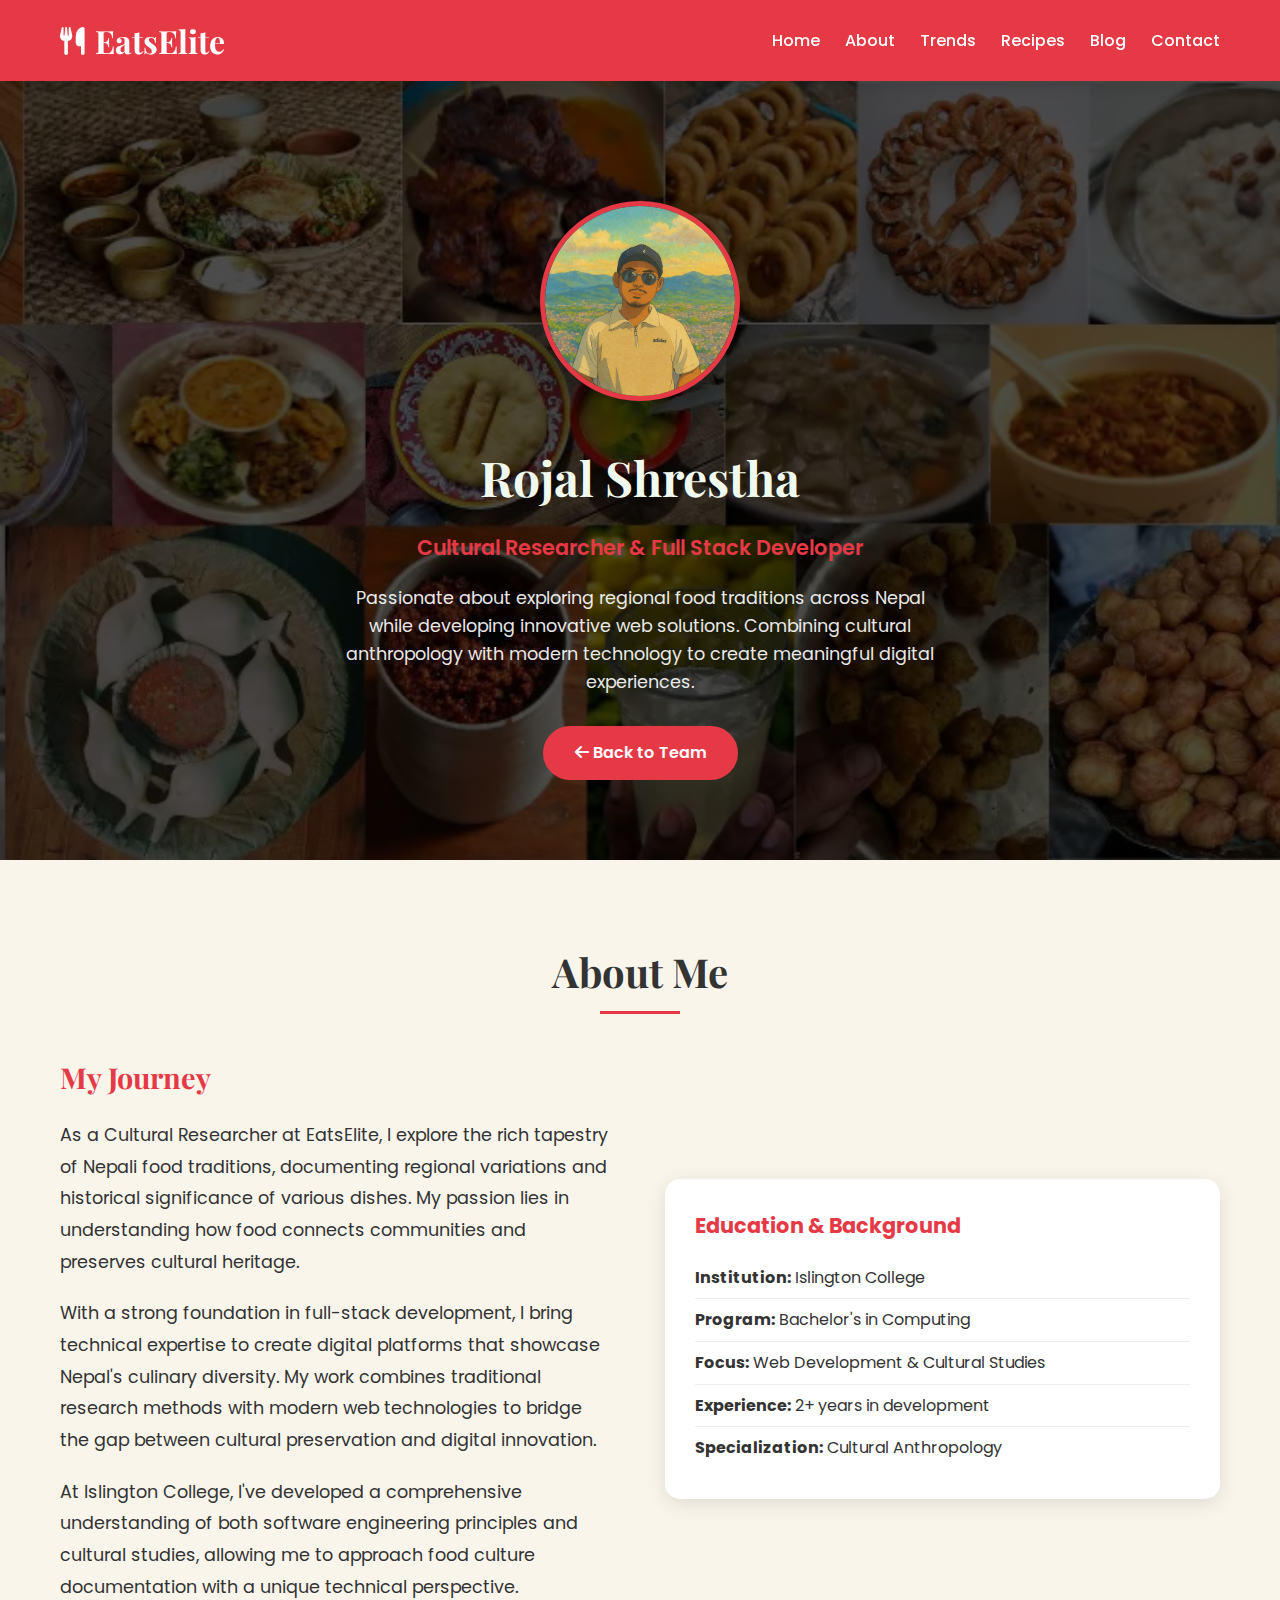
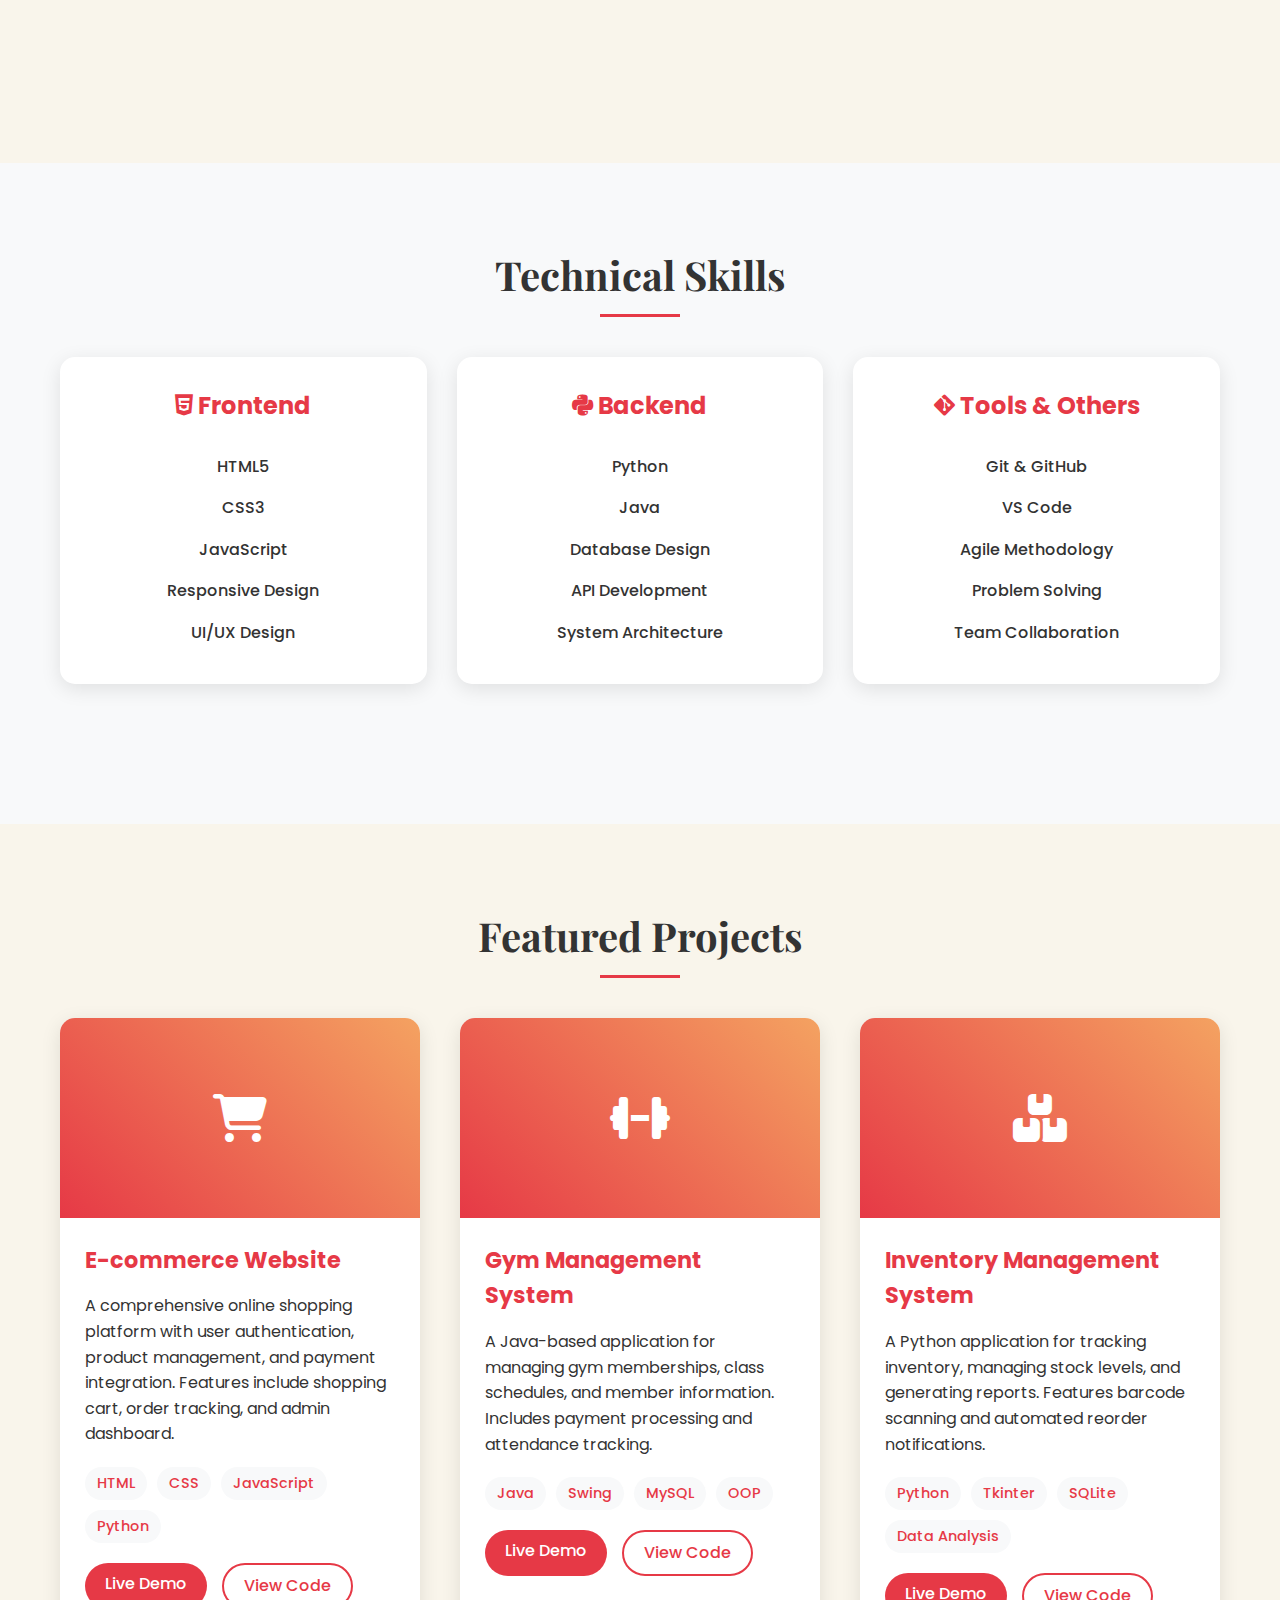
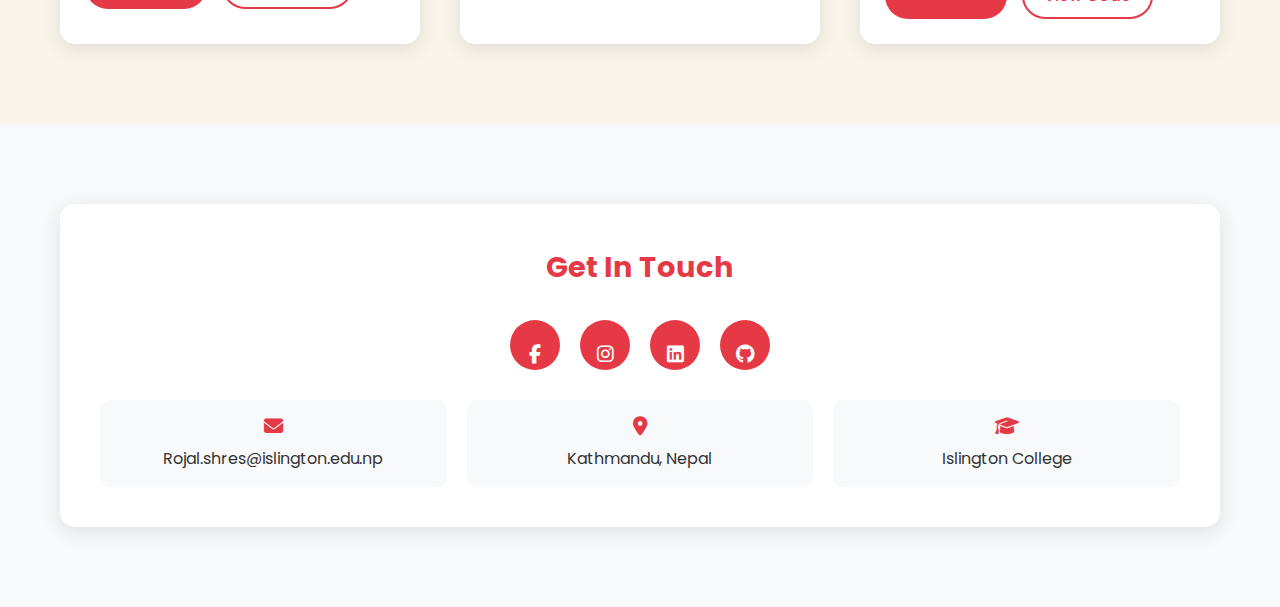
<file: rojal-portfolio.html>
<!DOCTYPE html>
<html lang="en">
<head>
    <meta charset="UTF-8">
    <meta name="viewport" content="width=device-width, initial-scale=1.0">
    <title>Rojal Shrestha - Portfolio | EatsElite Team</title>
    <link rel="stylesheet" href="https://cdnjs.cloudflare.com/ajax/libs/font-awesome/6.4.0/css/all.min.css">
    <link rel="stylesheet" href="styles.css">
    <link href="https://fonts.googleapis.com/css2?family=Playfair+Display:wght@400;700&family=Poppins:wght@300;400;500;600&display=swap" rel="stylesheet">
    <style>
        * { margin: 0; padding: 0; box-sizing: border-box; }
        body { background-color: #f9f5eb; color: #333; line-height: 1.6; font-family: 'Poppins', sans-serif; }
        .container { max-width: 1200px; margin: 0 auto; padding: 0 20px; }
        
        /* Header */
        header { background-color: #e63946; padding: 15px 0; box-shadow: 0 2px 15px rgba(0, 0, 0, 0.15); position: sticky; top: 0; z-index: 100; }
        .logo { font-family: 'Playfair Display', serif; font-size: 32px; font-weight: bold; color: white; text-decoration: none; display: flex; align-items: center; }
        .logo i { margin-right: 10px; font-size: 28px; }
        nav { display: flex; justify-content: space-between; align-items: center; }
        .nav-links { display: flex; list-style: none; align-items: center; }
        .nav-links li { margin-left: 25px; }
        .nav-links a { color: white; text-decoration: none; font-weight: 500; transition: color 0.3s; }
        .nav-links a:hover { color: #f1faee; }
        
        /* Hero Section */
        .portfolio-hero { background: linear-gradient(rgba(0, 0, 0, 0.7), rgba(0, 0, 0, 0.7)), url('images/hero_photo.webp') center/cover no-repeat; color: white; text-align: center; padding: 120px 20px 80px; }
        .portfolio-hero-content { max-width: 800px; margin: 0 auto; }
        .profile-image { width: 200px; height: 200px; border-radius: 50%; border: 5px solid #e63946; margin: 0 auto 30px; object-fit: cover; box-shadow: 0 10px 30px rgba(0, 0, 0, 0.3); }
        .portfolio-hero h1 { font-family: 'Playfair Display', serif; font-size: 3rem; margin-bottom: 15px; color: #f1faee; }
        .portfolio-hero .role { font-size: 1.3rem; color: #e63946; font-weight: 600; margin-bottom: 20px; }
        .portfolio-hero .description { font-size: 1.1rem; max-width: 600px; margin: 0 auto 30px; opacity: 0.9; }
        .back-btn { display: inline-block; background-color: #e63946; color: white; padding: 12px 30px; border-radius: 30px; text-decoration: none; font-weight: 600; transition: all 0.3s; border: 2px solid #e63946; }
        .back-btn:hover { background-color: transparent; color: #f1faee; transform: translateY(-3px); }
        
        /* Sections */
        .portfolio-section { padding: 80px 0; }
        .section-title { font-family: 'Playfair Display', serif; font-size: 2.5rem; text-align: center; margin-bottom: 50px; color: #333; position: relative; }
        .section-title::after { content: ''; position: absolute; bottom: -10px; left: 50%; transform: translateX(-50%); width: 80px; height: 3px; background-color: #e63946; }
        
        /* About */
        .about-content { display: grid; grid-template-columns: 1fr 1fr; gap: 50px; align-items: center; margin-bottom: 60px; }
        .about-text h3 { font-family: 'Playfair Display', serif; font-size: 1.8rem; margin-bottom: 20px; color: #e63946; }
        .about-text p { font-size: 1.1rem; margin-bottom: 20px; line-height: 1.8; }
        .education-info { background: white; padding: 30px; border-radius: 15px; box-shadow: 0 5px 20px rgba(0, 0, 0, 0.1); }
        .education-info h4 { color: #e63946; font-size: 1.3rem; margin-bottom: 15px; }
        .education-info ul { list-style: none; }
        .education-info li { padding: 8px 0; border-bottom: 1px solid #eee; }
        .education-info li:last-child { border-bottom: none; }
        
        /* Skills */
        .skills-grid { display: grid; grid-template-columns: repeat(auto-fit, minmax(250px, 1fr)); gap: 30px; margin-bottom: 60px; }
        .skill-category { background: white; padding: 30px; border-radius: 15px; box-shadow: 0 5px 20px rgba(0, 0, 0, 0.1); text-align: center; }
        .skill-category h3 { color: #e63946; font-size: 1.5rem; margin-bottom: 20px; }
        .skill-list { list-style: none; }
        .skill-list li { padding: 8px 0; font-weight: 500; }
        
        /* Projects */
        .projects-grid { display: grid; grid-template-columns: repeat(auto-fit, minmax(350px, 1fr)); gap: 40px; }
        .project-card { background: white; border-radius: 15px; overflow: hidden; box-shadow: 0 5px 20px rgba(0, 0, 0, 0.1); transition: transform 0.3s; }
        .project-card:hover { transform: translateY(-10px); }
        .project-image { height: 200px; background: linear-gradient(45deg, #e63946, #f4a261); display: flex; align-items: center; justify-content: center; color: white; font-size: 3rem; }
        .project-content { padding: 25px; }
        .project-content h3 { color: #e63946; font-size: 1.4rem; margin-bottom: 15px; }
        .project-content p { margin-bottom: 20px; line-height: 1.6; }
        .project-tech { display: flex; flex-wrap: wrap; gap: 10px; margin-bottom: 20px; }
        .tech-tag { background: #f8f9fa; color: #e63946; padding: 5px 12px; border-radius: 20px; font-size: 0.9rem; font-weight: 500; }
        .project-links { display: flex; gap: 15px; }
        .project-link { padding: 8px 20px; border-radius: 25px; text-decoration: none; font-weight: 500; transition: all 0.3s; }
        .demo-link { background: #e63946; color: white; }
        .demo-link:hover { background: #d62f3d; }
        .code-link { border: 2px solid #e63946; color: #e63946; }
        .code-link:hover { background: #e63946; color: white; }
        
        /* Contact */
        .contact-info { background: white; padding: 40px; border-radius: 15px; box-shadow: 0 5px 20px rgba(0, 0, 0, 0.1); text-align: center; }
        .contact-info h3 { color: #e63946; font-size: 1.8rem; margin-bottom: 30px; }
        .social-links { display: flex; justify-content: center; gap: 20px; margin-bottom: 30px; }
        .social-links a { display: inline-block; width: 50px; height: 50px; background: #e63946; color: white; border-radius: 50%; text-align: center; line-height: 50px; font-size: 1.2rem; transition: all 0.3s; }
        .social-links a:hover { background: #d62f3d; transform: translateY(-3px); }
        .contact-details { display: grid; grid-template-columns: repeat(auto-fit, minmax(200px, 1fr)); gap: 20px; margin-top: 30px; }
        .contact-item { padding: 15px; background: #f8f9fa; border-radius: 10px; }
        .contact-item i { color: #e63946; font-size: 1.2rem; margin-bottom: 10px; }
        
        /* Responsive */
        @media (max-width: 768px) {
            .about-content { grid-template-columns: 1fr; gap: 30px; }
            .portfolio-hero h1 { font-size: 2.5rem; }
            .profile-image { width: 150px; height: 150px; }
            .projects-grid { grid-template-columns: 1fr; }
            .skills-grid { grid-template-columns: 1fr; }
        }
    </style>
</head>
<body>
    <!-- Header -->
    <header>
        <div class="container">
            <nav>
                <a href="index.html" class="logo"><i class="fas fa-utensils"></i>EatsElite</a>
                <ul class="nav-links">
                    <li><a href="index.html">Home</a></li>
                    <li><a href="aboutus.html">About</a></li>
                    <li><a href="trending.html">Trends</a></li>
                    <li><a href="recipes.html">Recipes</a></li>
                    <li><a href="blog.html">Blog</a></li>
                    <li><a href="Contact us.html">Contact</a></li>
                </ul>
            </nav>
        </div>
    </header>

    <!-- Portfolio Hero -->
    <section class="portfolio-hero">
        <div class="portfolio-hero-content">
            <img src="images/WhatsApp Image 2025-08-17 at 13.26.50_7e7af0ed.jpg" alt="Rojal Shrestha" class="profile-image">
            <h1> Rojal Shrestha</h1>
            <div class="role">Cultural Researcher & Full Stack Developer</div>
            <p class="description">Passionate about exploring regional food traditions across Nepal while developing innovative web solutions. Combining cultural anthropology with modern technology to create meaningful digital experiences.</p>
            <a href="aboutus.html" class="back-btn"><i class="fas fa-arrow-left"></i> Back to Team</a>
        </div>
    </section>

    <!-- About Section -->
    <section class="portfolio-section">
        <div class="container">
            <h2 class="section-title">About Me</h2>
            <div class="about-content">
                <div class="about-text">
                    <h3>My Journey</h3>
                    <p>As a Cultural Researcher at EatsElite, I explore the rich tapestry of Nepali food traditions, documenting regional variations and historical significance of various dishes. My passion lies in understanding how food connects communities and preserves cultural heritage.</p>
                    <p>With a strong foundation in full-stack development, I bring technical expertise to create digital platforms that showcase Nepal's culinary diversity. My work combines traditional research methods with modern web technologies to bridge the gap between cultural preservation and digital innovation.</p>
                    <p>At Islington College, I've developed a comprehensive understanding of both software engineering principles and cultural studies, allowing me to approach food culture documentation with a unique technical perspective.</p>
                </div>
                <div class="education-info">
                    <h4>Education & Background</h4>
                    <ul>
                        <li><strong>Institution:</strong> Islington College</li>
                        <li><strong>Program:</strong> Bachelor's in Computing</li>
                        <li><strong>Focus:</strong> Web Development & Cultural Studies</li>
                        <li><strong>Experience:</strong> 2+ years in development</li>
                        <li><strong>Specialization:</strong> Cultural Anthropology</li>
                    </ul>
                </div>
            </div>
        </div>
    </section>

    <!-- Skills Section -->
    <section class="portfolio-section" style="background: #f8f9fa;">
        <div class="container">
            <h2 class="section-title">Technical Skills</h2>
            <div class="skills-grid">
                <div class="skill-category">
                    <h3><i class="fab fa-html5"></i> Frontend</h3>
                    <ul class="skill-list">
                        <li>HTML5</li>
                        <li>CSS3</li>
                        <li>JavaScript</li>
                        <li>Responsive Design</li>
                        <li>UI/UX Design</li>
                    </ul>
                </div>
                <div class="skill-category">
                    <h3><i class="fab fa-python"></i> Backend</h3>
                    <ul class="skill-list">
                        <li>Python</li>
                        <li>Java</li>
                        <li>Database Design</li>
                        <li>API Development</li>
                        <li>System Architecture</li>
                    </ul>
                </div>
                <div class="skill-category">
                    <h3><i class="fab fa-git-alt"></i> Tools & Others</h3>
                    <ul class="skill-list">
                        <li>Git & GitHub</li>
                        <li>VS Code</li>
                        <li>Agile Methodology</li>
                        <li>Problem Solving</li>
                        <li>Team Collaboration</li>
                    </ul>
                </div>
            </div>
        </div>
    </section>

    <!-- Projects Section -->
    <section class="portfolio-section">
        <div class="container">
            <h2 class="section-title">Featured Projects</h2>
            <div class="projects-grid">
                <div class="project-card">
                    <div class="project-image">
                        <i class="fas fa-shopping-cart"></i>
                    </div>
                    <div class="project-content">
                        <h3>E-commerce Website</h3>
                        <p>A comprehensive online shopping platform with user authentication, product management, and payment integration. Features include shopping cart, order tracking, and admin dashboard.</p>
                        <div class="project-tech">
                            <span class="tech-tag">HTML</span>
                            <span class="tech-tag">CSS</span>
                            <span class="tech-tag">JavaScript</span>
                            <span class="tech-tag">Python</span>
                        </div>
                        <div class="project-links">
                            <a href="#" class="project-link demo-link">Live Demo</a>
                            <a href="#" class="project-link code-link">View Code</a>
                        </div>
                    </div>
                </div>

                <div class="project-card">
                    <div class="project-image">
                        <i class="fas fa-dumbbell"></i>
                    </div>
                    <div class="project-content">
                        <h3>Gym Management System</h3>
                        <p>A Java-based application for managing gym memberships, class schedules, and member information. Includes payment processing and attendance tracking.</p>
                        <div class="project-tech">
                            <span class="tech-tag">Java</span>
                            <span class="tech-tag">Swing</span>
                            <span class="tech-tag">MySQL</span>
                            <span class="tech-tag">OOP</span>
                        </div>
                        <div class="project-links">
                            <a href="#" class="project-link demo-link">Live Demo</a>
                            <a href="#" class="project-link code-link">View Code</a>
                        </div>
                    </div>
                </div>

                <div class="project-card">
                    <div class="project-image">
                        <i class="fas fa-boxes"></i>
                    </div>
                    <div class="project-content">
                        <h3>Inventory Management System</h3>
                        <p>A Python application for tracking inventory, managing stock levels, and generating reports. Features barcode scanning and automated reorder notifications.</p>
                        <div class="project-tech">
                            <span class="tech-tag">Python</span>
                            <span class="tech-tag">Tkinter</span>
                            <span class="tech-tag">SQLite</span>
                            <span class="tech-tag">Data Analysis</span>
                        </div>
                        <div class="project-links">
                            <a href="#" class="project-link demo-link">Live Demo</a>
                            <a href="#" class="project-link code-link">View Code</a>
                        </div>
                    </div>
                </div>
            </div>
        </div>
    </section>

    <!-- Contact Section -->
    <section class="portfolio-section" style="background: #f8f9fa;">
        <div class="container">
            <div class="contact-info">
                <h3>Get In Touch</h3>
                <div class="social-links">
                    <a href="https://www.facebook.com/umang.kan.79" target="_blank"><i class="fab fa-facebook-f"></i></a>
                    <a href="https://www.instagram.com/umangkansakar44/?hl=en" target="_blank"><i class="fab fa-instagram"></i></a>
                    <a href="https://www.linkedin.com/in/umang-kun-banks" target="_blank"><i class="fab fa-linkedin"></i></a>
                    <a href="https://github.com/umangkansakar" target="_blank"><i class="fab fa-github"></i></a>
                </div>
                <div class="contact-details">
                    <div class="contact-item">
                        <i class="fas fa-envelope"></i>
                        <p>Rojal.shres@islington.edu.np</p>
                    </div>
                    <div class="contact-item">
                        <i class="fas fa-map-marker-alt"></i>
                        <p>Kathmandu, Nepal</p>
                    </div>
                    <div class="contact-item">
                        <i class="fas fa-graduation-cap"></i>
                        <p>Islington College</p>
                    </div>
                </div>
            </div>
        </div>
    </section>
</body>
</html>
</file>
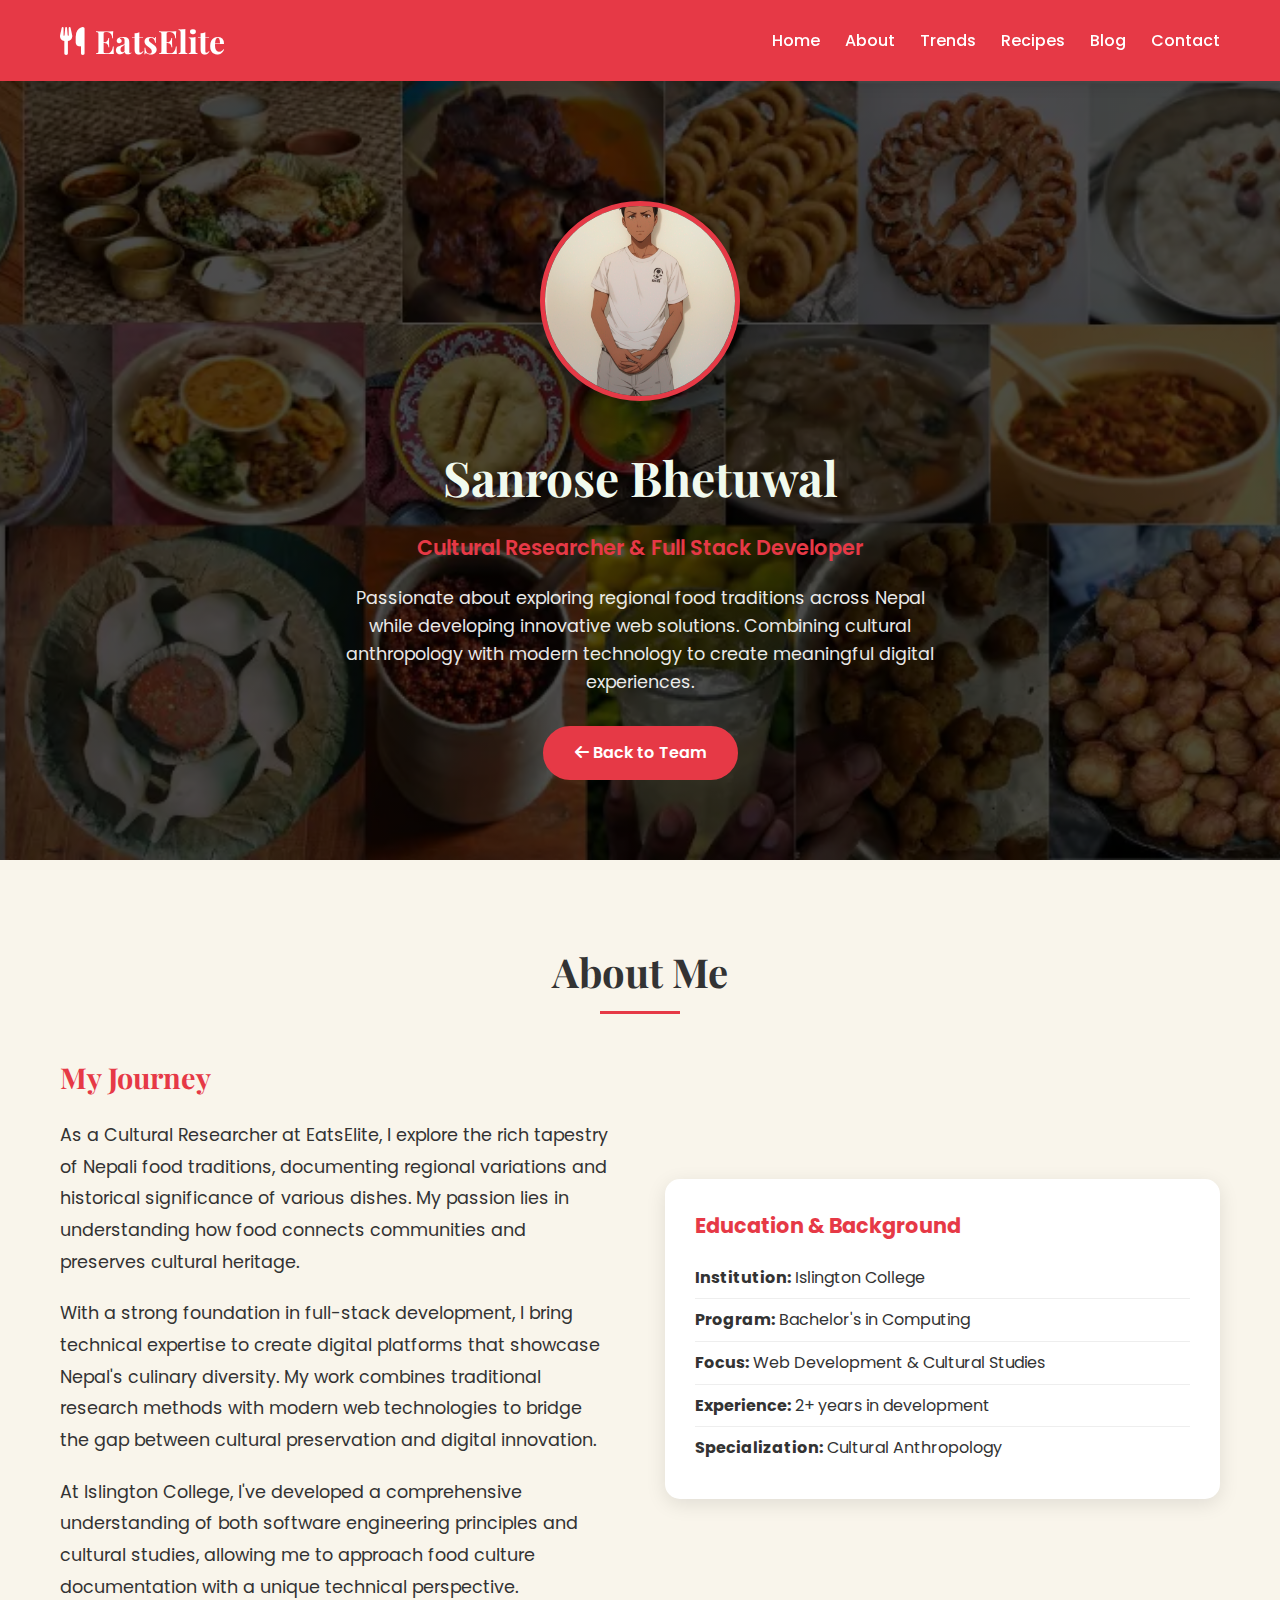
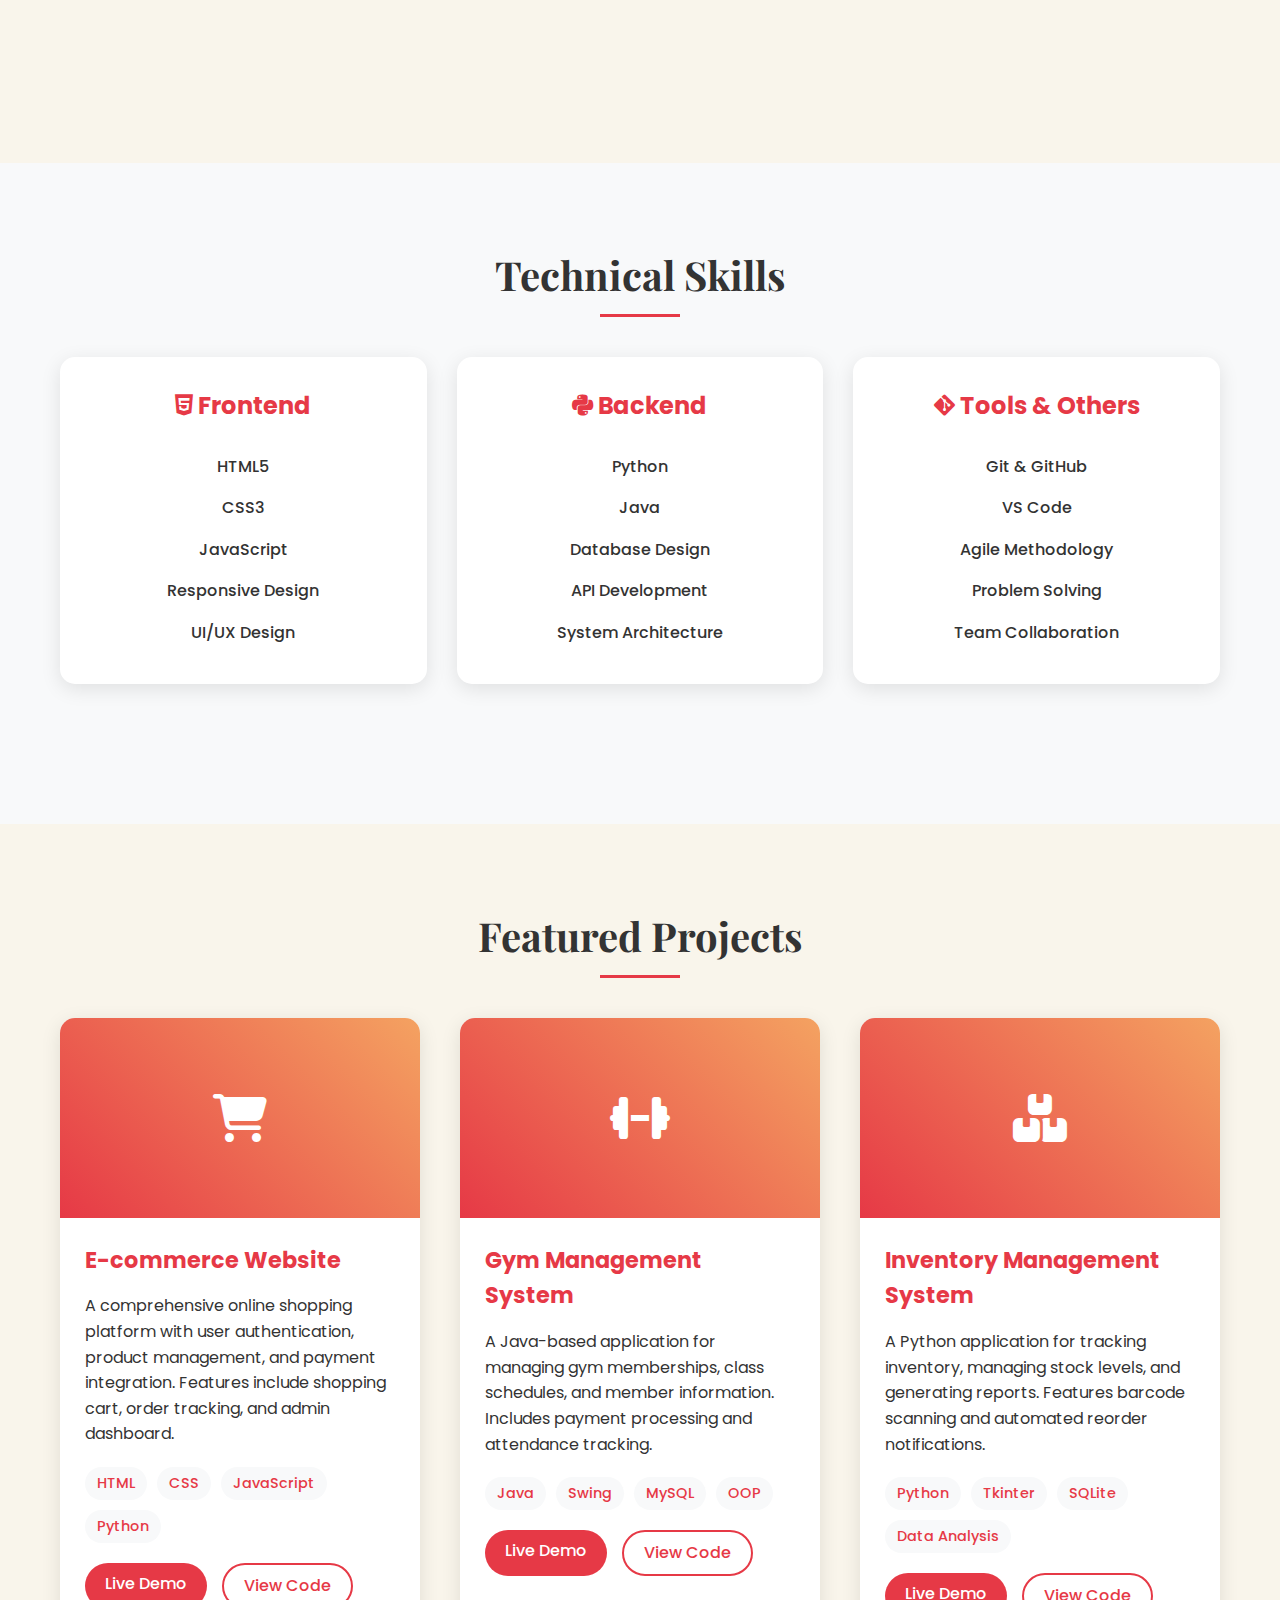
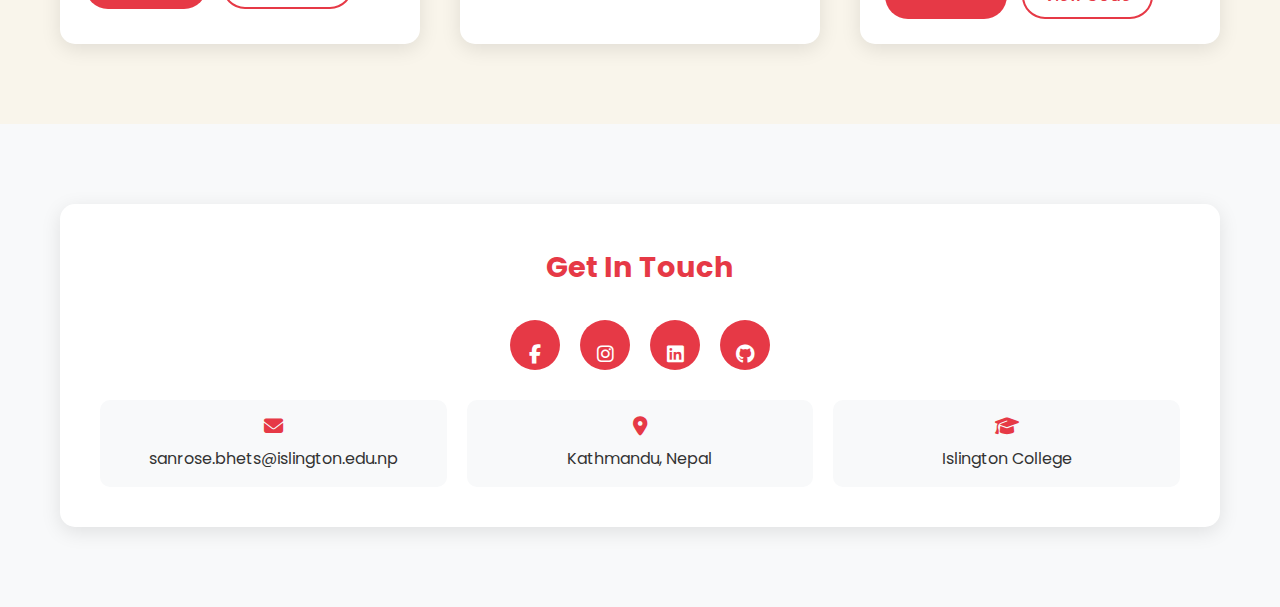
<file: sanrose-portfolio.html>
<!DOCTYPE html>
<html lang="en">
<head>
    <meta charset="UTF-8">
    <meta name="viewport" content="width=device-width, initial-scale=1.0">
    <title>Sanrose Bhetuwal - Portfolio | EatsElite Team</title>
    <link rel="stylesheet" href="https://cdnjs.cloudflare.com/ajax/libs/font-awesome/6.4.0/css/all.min.css">
    <link rel="stylesheet" href="styles.css">
    <link href="https://fonts.googleapis.com/css2?family=Playfair+Display:wght@400;700&family=Poppins:wght@300;400;500;600&display=swap" rel="stylesheet">
    <style>
        * { margin: 0; padding: 0; box-sizing: border-box; }
        body { background-color: #f9f5eb; color: #333; line-height: 1.6; font-family: 'Poppins', sans-serif; }
        .container { max-width: 1200px; margin: 0 auto; padding: 0 20px; }
        
        /* Header */
        header { background-color: #e63946; padding: 15px 0; box-shadow: 0 2px 15px rgba(0, 0, 0, 0.15); position: sticky; top: 0; z-index: 100; }
        .logo { font-family: 'Playfair Display', serif; font-size: 32px; font-weight: bold; color: white; text-decoration: none; display: flex; align-items: center; }
        .logo i { margin-right: 10px; font-size: 28px; }
        nav { display: flex; justify-content: space-between; align-items: center; }
        .nav-links { display: flex; list-style: none; align-items: center; }
        .nav-links li { margin-left: 25px; }
        .nav-links a { color: white; text-decoration: none; font-weight: 500; transition: color 0.3s; }
        .nav-links a:hover { color: #f1faee; }
        
        /* Hero Section */
        .portfolio-hero { background: linear-gradient(rgba(0, 0, 0, 0.7), rgba(0, 0, 0, 0.7)), url('images/hero_photo.webp') center/cover no-repeat; color: white; text-align: center; padding: 120px 20px 80px; }
        .portfolio-hero-content { max-width: 800px; margin: 0 auto; }
        .profile-image { width: 200px; height: 200px; border-radius: 50%; border: 5px solid #e63946; margin: 0 auto 30px; object-fit: cover; box-shadow: 0 10px 30px rgba(0, 0, 0, 0.3); }
        .portfolio-hero h1 { font-family: 'Playfair Display', serif; font-size: 3rem; margin-bottom: 15px; color: #f1faee; }
        .portfolio-hero .role { font-size: 1.3rem; color: #e63946; font-weight: 600; margin-bottom: 20px; }
        .portfolio-hero .description { font-size: 1.1rem; max-width: 600px; margin: 0 auto 30px; opacity: 0.9; }
        .back-btn { display: inline-block; background-color: #e63946; color: white; padding: 12px 30px; border-radius: 30px; text-decoration: none; font-weight: 600; transition: all 0.3s; border: 2px solid #e63946; }
        .back-btn:hover { background-color: transparent; color: #f1faee; transform: translateY(-3px); }
        
        /* Sections */
        .portfolio-section { padding: 80px 0; }
        .section-title { font-family: 'Playfair Display', serif; font-size: 2.5rem; text-align: center; margin-bottom: 50px; color: #333; position: relative; }
        .section-title::after { content: ''; position: absolute; bottom: -10px; left: 50%; transform: translateX(-50%); width: 80px; height: 3px; background-color: #e63946; }
        
        /* About */
        .about-content { display: grid; grid-template-columns: 1fr 1fr; gap: 50px; align-items: center; margin-bottom: 60px; }
        .about-text h3 { font-family: 'Playfair Display', serif; font-size: 1.8rem; margin-bottom: 20px; color: #e63946; }
        .about-text p { font-size: 1.1rem; margin-bottom: 20px; line-height: 1.8; }
        .education-info { background: white; padding: 30px; border-radius: 15px; box-shadow: 0 5px 20px rgba(0, 0, 0, 0.1); }
        .education-info h4 { color: #e63946; font-size: 1.3rem; margin-bottom: 15px; }
        .education-info ul { list-style: none; }
        .education-info li { padding: 8px 0; border-bottom: 1px solid #eee; }
        .education-info li:last-child { border-bottom: none; }
        
        /* Skills */
        .skills-grid { display: grid; grid-template-columns: repeat(auto-fit, minmax(250px, 1fr)); gap: 30px; margin-bottom: 60px; }
        .skill-category { background: white; padding: 30px; border-radius: 15px; box-shadow: 0 5px 20px rgba(0, 0, 0, 0.1); text-align: center; }
        .skill-category h3 { color: #e63946; font-size: 1.5rem; margin-bottom: 20px; }
        .skill-list { list-style: none; }
        .skill-list li { padding: 8px 0; font-weight: 500; }
        
        /* Projects */
        .projects-grid { display: grid; grid-template-columns: repeat(auto-fit, minmax(350px, 1fr)); gap: 40px; }
        .project-card { background: white; border-radius: 15px; overflow: hidden; box-shadow: 0 5px 20px rgba(0, 0, 0, 0.1); transition: transform 0.3s; }
        .project-card:hover { transform: translateY(-10px); }
        .project-image { height: 200px; background: linear-gradient(45deg, #e63946, #f4a261); display: flex; align-items: center; justify-content: center; color: white; font-size: 3rem; }
        .project-content { padding: 25px; }
        .project-content h3 { color: #e63946; font-size: 1.4rem; margin-bottom: 15px; }
        .project-content p { margin-bottom: 20px; line-height: 1.6; }
        .project-tech { display: flex; flex-wrap: wrap; gap: 10px; margin-bottom: 20px; }
        .tech-tag { background: #f8f9fa; color: #e63946; padding: 5px 12px; border-radius: 20px; font-size: 0.9rem; font-weight: 500; }
        .project-links { display: flex; gap: 15px; }
        .project-link { padding: 8px 20px; border-radius: 25px; text-decoration: none; font-weight: 500; transition: all 0.3s; }
        .demo-link { background: #e63946; color: white; }
        .demo-link:hover { background: #d62f3d; }
        .code-link { border: 2px solid #e63946; color: #e63946; }
        .code-link:hover { background: #e63946; color: white; }
        
        /* Contact */
        .contact-info { background: white; padding: 40px; border-radius: 15px; box-shadow: 0 5px 20px rgba(0, 0, 0, 0.1); text-align: center; }
        .contact-info h3 { color: #e63946; font-size: 1.8rem; margin-bottom: 30px; }
        .social-links { display: flex; justify-content: center; gap: 20px; margin-bottom: 30px; }
        .social-links a { display: inline-block; width: 50px; height: 50px; background: #e63946; color: white; border-radius: 50%; text-align: center; line-height: 50px; font-size: 1.2rem; transition: all 0.3s; }
        .social-links a:hover { background: #d62f3d; transform: translateY(-3px); }
        .contact-details { display: grid; grid-template-columns: repeat(auto-fit, minmax(200px, 1fr)); gap: 20px; margin-top: 30px; }
        .contact-item { padding: 15px; background: #f8f9fa; border-radius: 10px; }
        .contact-item i { color: #e63946; font-size: 1.2rem; margin-bottom: 10px; }
        
        /* Responsive */
        @media (max-width: 768px) {
            .about-content { grid-template-columns: 1fr; gap: 30px; }
            .portfolio-hero h1 { font-size: 2.5rem; }
            .profile-image { width: 150px; height: 150px; }
            .projects-grid { grid-template-columns: 1fr; }
            .skills-grid { grid-template-columns: 1fr; }
        }
    </style>
</head>
<body>
    <!-- Header -->
    <header>
        <div class="container">
            <nav>
                <a href="index.html" class="logo"><i class="fas fa-utensils"></i>EatsElite</a>
                <ul class="nav-links">
                    <li><a href="index.html">Home</a></li>
                    <li><a href="aboutus.html">About</a></li>
                    <li><a href="trending.html">Trends</a></li>
                    <li><a href="recipes.html">Recipes</a></li>
                    <li><a href="blog.html">Blog</a></li>
                    <li><a href="Contact us.html">Contact</a></li>
                </ul>
            </nav>
        </div>
    </header>

    <!-- Portfolio Hero -->
    <section class="portfolio-hero">
        <div class="portfolio-hero-content">
            <img src="images/4a449ec4-db4e-400d-a355-1338b1c0deca.png" alt="Sanrose Bhetuwal" class="profile-image">
            <h1> Sanrose Bhetuwal</h1>
            <div class="role">Cultural Researcher & Full Stack Developer</div>
            <p class="description">Passionate about exploring regional food traditions across Nepal while developing innovative web solutions. Combining cultural anthropology with modern technology to create meaningful digital experiences.</p>
            <a href="aboutus.html" class="back-btn"><i class="fas fa-arrow-left"></i> Back to Team</a>
        </div>
    </section>

    <!-- About Section -->
    <section class="portfolio-section">
        <div class="container">
            <h2 class="section-title">About Me</h2>
            <div class="about-content">
                <div class="about-text">
                    <h3>My Journey</h3>
                    <p>As a Cultural Researcher at EatsElite, I explore the rich tapestry of Nepali food traditions, documenting regional variations and historical significance of various dishes. My passion lies in understanding how food connects communities and preserves cultural heritage.</p>
                    <p>With a strong foundation in full-stack development, I bring technical expertise to create digital platforms that showcase Nepal's culinary diversity. My work combines traditional research methods with modern web technologies to bridge the gap between cultural preservation and digital innovation.</p>
                    <p>At Islington College, I've developed a comprehensive understanding of both software engineering principles and cultural studies, allowing me to approach food culture documentation with a unique technical perspective.</p>
                </div>
                <div class="education-info">
                    <h4>Education & Background</h4>
                    <ul>
                        <li><strong>Institution:</strong> Islington College</li>
                        <li><strong>Program:</strong> Bachelor's in Computing</li>
                        <li><strong>Focus:</strong> Web Development & Cultural Studies</li>
                        <li><strong>Experience:</strong> 2+ years in development</li>
                        <li><strong>Specialization:</strong> Cultural Anthropology</li>
                    </ul>
                </div>
            </div>
        </div>
    </section>

    <!-- Skills Section -->
    <section class="portfolio-section" style="background: #f8f9fa;">
        <div class="container">
            <h2 class="section-title">Technical Skills</h2>
            <div class="skills-grid">
                <div class="skill-category">
                    <h3><i class="fab fa-html5"></i> Frontend</h3>
                    <ul class="skill-list">
                        <li>HTML5</li>
                        <li>CSS3</li>
                        <li>JavaScript</li>
                        <li>Responsive Design</li>
                        <li>UI/UX Design</li>
                    </ul>
                </div>
                <div class="skill-category">
                    <h3><i class="fab fa-python"></i> Backend</h3>
                    <ul class="skill-list">
                        <li>Python</li>
                        <li>Java</li>
                        <li>Database Design</li>
                        <li>API Development</li>
                        <li>System Architecture</li>
                    </ul>
                </div>
                <div class="skill-category">
                    <h3><i class="fab fa-git-alt"></i> Tools & Others</h3>
                    <ul class="skill-list">
                        <li>Git & GitHub</li>
                        <li>VS Code</li>
                        <li>Agile Methodology</li>
                        <li>Problem Solving</li>
                        <li>Team Collaboration</li>
                    </ul>
                </div>
            </div>
        </div>
    </section>

    <!-- Projects Section -->
    <section class="portfolio-section">
        <div class="container">
            <h2 class="section-title">Featured Projects</h2>
            <div class="projects-grid">
                <div class="project-card">
                    <div class="project-image">
                        <i class="fas fa-shopping-cart"></i>
                    </div>
                    <div class="project-content">
                        <h3>E-commerce Website</h3>
                        <p>A comprehensive online shopping platform with user authentication, product management, and payment integration. Features include shopping cart, order tracking, and admin dashboard.</p>
                        <div class="project-tech">
                            <span class="tech-tag">HTML</span>
                            <span class="tech-tag">CSS</span>
                            <span class="tech-tag">JavaScript</span>
                            <span class="tech-tag">Python</span>
                        </div>
                        <div class="project-links">
                            <a href="#" class="project-link demo-link">Live Demo</a>
                            <a href="#" class="project-link code-link">View Code</a>
                        </div>
                    </div>
                </div>

                <div class="project-card">
                    <div class="project-image">
                        <i class="fas fa-dumbbell"></i>
                    </div>
                    <div class="project-content">
                        <h3>Gym Management System</h3>
                        <p>A Java-based application for managing gym memberships, class schedules, and member information. Includes payment processing and attendance tracking.</p>
                        <div class="project-tech">
                            <span class="tech-tag">Java</span>
                            <span class="tech-tag">Swing</span>
                            <span class="tech-tag">MySQL</span>
                            <span class="tech-tag">OOP</span>
                        </div>
                        <div class="project-links">
                            <a href="#" class="project-link demo-link">Live Demo</a>
                            <a href="#" class="project-link code-link">View Code</a>
                        </div>
                    </div>
                </div>

                <div class="project-card">
                    <div class="project-image">
                        <i class="fas fa-boxes"></i>
                    </div>
                    <div class="project-content">
                        <h3>Inventory Management System</h3>
                        <p>A Python application for tracking inventory, managing stock levels, and generating reports. Features barcode scanning and automated reorder notifications.</p>
                        <div class="project-tech">
                            <span class="tech-tag">Python</span>
                            <span class="tech-tag">Tkinter</span>
                            <span class="tech-tag">SQLite</span>
                            <span class="tech-tag">Data Analysis</span>
                        </div>
                        <div class="project-links">
                            <a href="#" class="project-link demo-link">Live Demo</a>
                            <a href="#" class="project-link code-link">View Code</a>
                        </div>
                    </div>
                </div>
            </div>
        </div>
    </section>

    <!-- Contact Section -->
    <section class="portfolio-section" style="background: #f8f9fa;">
        <div class="container">
            <div class="contact-info">
                <h3>Get In Touch</h3>
                <div class="social-links">
                    <a href="https://www.facebook.com/umang.kan.79" target="_blank"><i class="fab fa-facebook-f"></i></a>
                    <a href="https://www.instagram.com/umangkansakar44/?hl=en" target="_blank"><i class="fab fa-instagram"></i></a>
                    <a href="https://www.linkedin.com/in/umang-kun-banks" target="_blank"><i class="fab fa-linkedin"></i></a>
                    <a href="https://github.com/umangkansakar" target="_blank"><i class="fab fa-github"></i></a>
                </div>
                <div class="contact-details">
                    <div class="contact-item">
                        <i class="fas fa-envelope"></i>
                        <p>sanrose.bhets@islington.edu.np</p>
                    </div>
                    <div class="contact-item">
                        <i class="fas fa-map-marker-alt"></i>
                        <p>Kathmandu, Nepal</p>
                    </div>
                    <div class="contact-item">
                        <i class="fas fa-graduation-cap"></i>
                        <p>Islington College</p>
                    </div>
                </div>
            </div>
        </div>
    </section>
</body>
</html>
</file>
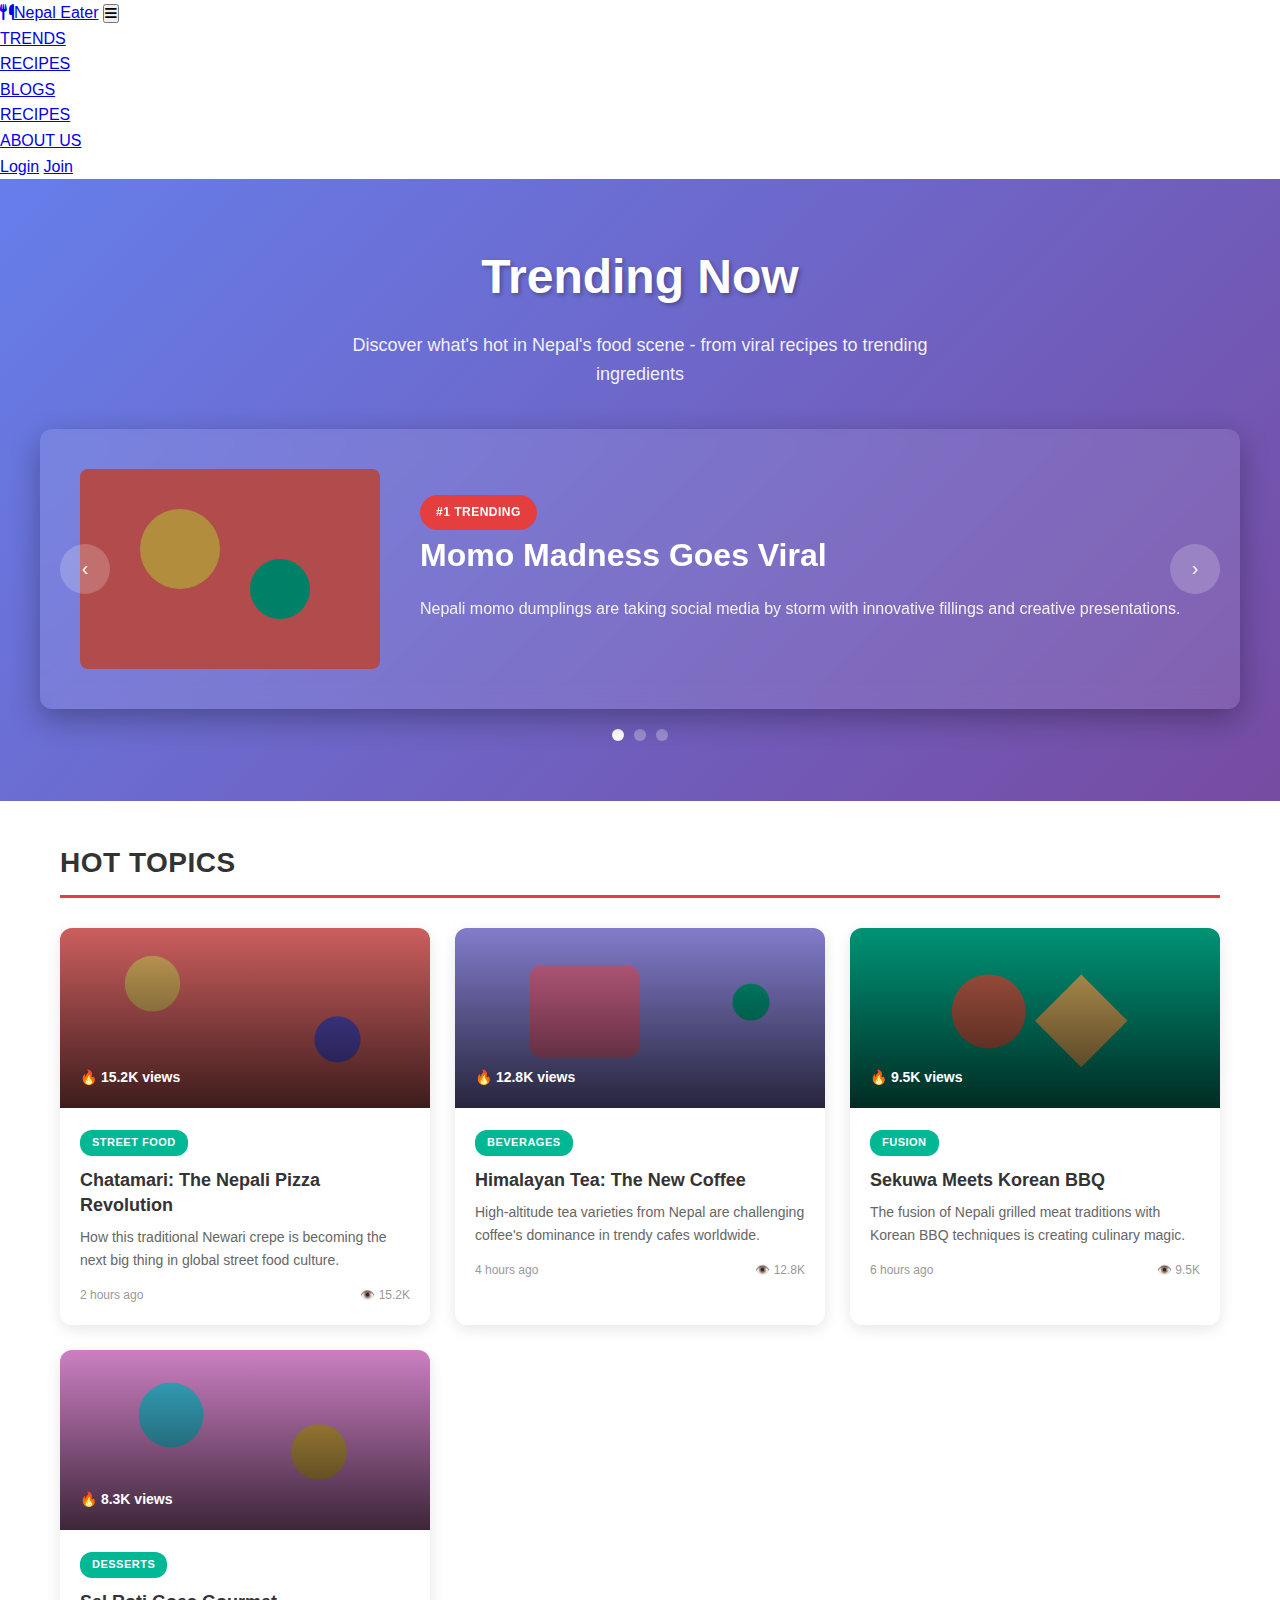
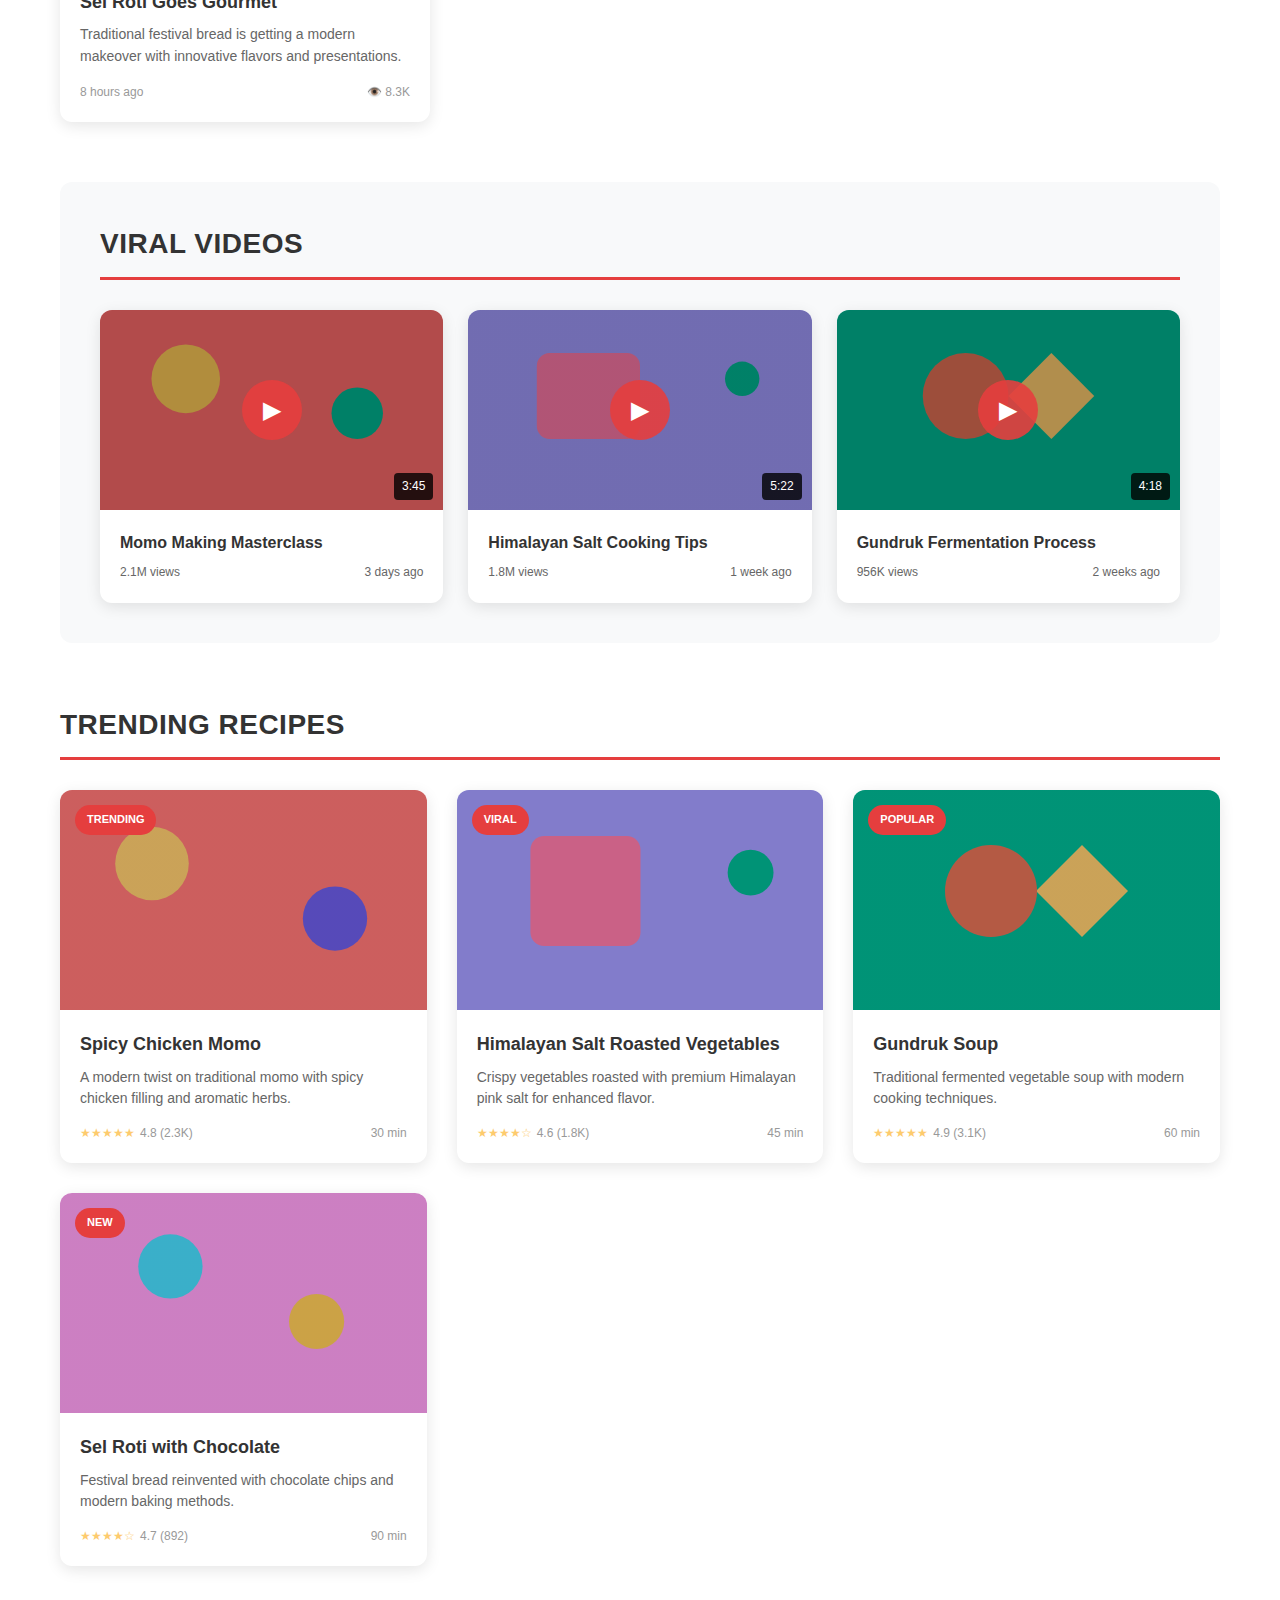
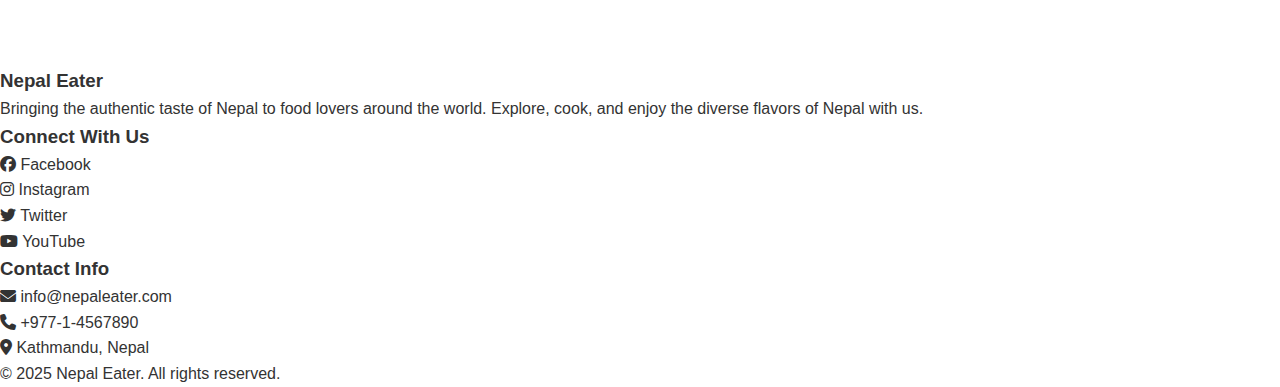
<file: trending.html>
<!DOCTYPE html>
<html lang="en">
<head>
    <meta charset="UTF-8">
    <meta name="viewport" content="width=device-width, initial-scale=1.0">
    <title>Trending - Nepal Eater</title>
    <link rel="stylesheet" href="styles.css">
    <link rel="stylesheet" href="https://cdnjs.cloudflare.com/ajax/libs/font-awesome/6.4.0/css/all.min.css">
    <link href="https://fonts.googleapis.com/css2?family=Playfair+Display:wght@400;700&family=Poppins:wght@300;400;500;600&display=swap" rel="stylesheet">
</head>
<body>
    <!-- Header -->
    <header class="site-header">
        <div class="site-container">
            <nav>
                <a href="index.html" class="site-logo"><i class="fas fa-utensils"></i>Nepal Eater</a>
                <button class="mobile-menu-btn" aria-label="Toggle menu"><i class="fas fa-bars"></i></button>
                <ul class="site-nav-links">
                    <li><a href="trending.html">TRENDS</a></li>
                    <li><a href="recipes.html">RECIPES</a></li>
                    <li><a href="blog.html">BLOGS</a></li>
                    <li><a href="recipes.html">RECIPES</a></li>
                    <li><a href="aboutus.html">ABOUT US</a></li>
                    <li>
                        <div class="auth-buttons">
                            <a href="#" class="auth-btn login-btn">Login</a>
                            <a href="#" class="auth-btn signup-btn">Join</a>
                        </div>
                    </li>
                </ul>
            </nav>
        </div>
    </header>

    <!-- Trending Carousel Section -->
    <section class="trending-carousel">
        <div class="carousel-container">
            <div class="carousel-header">
                <h1>Trending Now</h1>
                <p>Discover what's hot in Nepal's food scene - from viral recipes to trending ingredients</p>
            </div>
            
            <div class="carousel">
                <div class="carousel-track">
                    <div class="carousel-slide">
                        <div class="carousel-image" style="background: linear-gradient(rgba(0,0,0,0.3), rgba(0,0,0,0.3)), url('data:image/svg+xml,<svg xmlns=&quot;http://www.w3.org/2000/svg&quot; viewBox=&quot;0 0 300 200&quot;><rect fill=&quot;%23ff6b6b&quot; width=&quot;300&quot; height=&quot;200&quot;/><circle fill=&quot;%23feca57&quot; cx=&quot;100&quot; cy=&quot;80&quot; r=&quot;40&quot;/><circle fill=&quot;%2300b894&quot; cx=&quot;200&quot; cy=&quot;120&quot; r=&quot;30&quot;/></svg>');"></div>
                        <div class="carousel-content">
                            <span class="carousel-badge">#1 Trending</span>
                            <h2>Momo Madness Goes Viral</h2>
                            <p>Nepali momo dumplings are taking social media by storm with innovative fillings and creative presentations.</p>
                        </div>
                    </div>
                    
                    <div class="carousel-slide">
                        <div class="carousel-image" style="background: linear-gradient(rgba(0,0,0,0.3), rgba(0,0,0,0.3)), url('data:image/svg+xml,<svg xmlns=&quot;http://www.w3.org/2000/svg&quot; viewBox=&quot;0 0 300 200&quot;><rect fill=&quot;%23a29bfe&quot; width=&quot;300&quot; height=&quot;200&quot;/><rect fill=&quot;%23fd79a8&quot; x=&quot;50&quot; y=&quot;50&quot; width=&quot;100&quot; height=&quot;100&quot; rx=&quot;10&quot;/><circle fill=&quot;%2300b894&quot; cx=&quot;250&quot; cy=&quot;80&quot; r=&quot;25&quot;/></svg>');"></div>
                        <div class="carousel-content">
                            <span class="carousel-badge">#2 Trending</span>
                            <h2>Himalayan Salt Craze</h2>
                            <p>Pink Himalayan salt from Nepal is becoming the go-to ingredient for health-conscious foodies worldwide.</p>
                        </div>
                    </div>
                    
                    <div class="carousel-slide">
                        <div class="carousel-image" style="background: linear-gradient(rgba(0,0,0,0.3), rgba(0,0,0,0.3)), url('data:image/svg+xml,<svg xmlns=&quot;http://www.w3.org/2000/svg&quot; viewBox=&quot;0 0 300 200&quot;><rect fill=&quot;%2300b894&quot; width=&quot;300&quot; height=&quot;200&quot;/><circle fill=&quot;%23e17055&quot; cx=&quot;150&quot; cy=&quot;100&quot; r=&quot;50&quot;/><path fill=&quot;%23fdcb6e&quot; d=&quot;M50,50 L100,100 L50,150 L25,100 Z&quot;/></svg>');"></div>
                        <div class="carousel-content">
                            <span class="carousel-badge">#3 Trending</span>
                            <h2>Gundruk Revival</h2>
                            <p>Traditional fermented vegetables are making a comeback as modern chefs rediscover this ancient technique.</p>
                        </div>
                    </div>
                </div>
                
                <button class="carousel-nav carousel-prev">‹</button>
                <button class="carousel-nav carousel-next">›</button>
            </div>
            
            <div class="carousel-dots">
                <div class="carousel-dot active"></div>
                <div class="carousel-dot"></div>
                <div class="carousel-dot"></div>
            </div>
        </div>
    </section>

    <!-- Main Content -->
    <main class="main-content">
        <!-- Hot Topics Section -->
        <section class="hot-topics">
            <div class="section-header">
                <h2>Hot Topics</h2>
            </div>
            <div class="topics-grid">
                <div class="topic-card">
                    <div class="topic-image" style="background: linear-gradient(rgba(0,0,0,0.2), rgba(0,0,0,0.2)), url('data:image/svg+xml,<svg xmlns=&quot;http://www.w3.org/2000/svg&quot; viewBox=&quot;0 0 400 180&quot;><rect fill=&quot;%23ff7675&quot; width=&quot;400&quot; height=&quot;180&quot;/><circle fill=&quot;%23fdcb6e&quot; cx=&quot;100&quot; cy=&quot;60&quot; r=&quot;30&quot;/><circle fill=&quot;%236c5ce7&quot; cx=&quot;300&quot; cy=&quot;120&quot; r=&quot;25&quot;/></svg>');">
                        <div class="topic-overlay">
                            <div class="topic-stats">🔥 15.2K views</div>
                        </div>
                    </div>
                    <div class="topic-content">
                        <span class="topic-category">Street Food</span>
                        <h3>Chatamari: The Nepali Pizza Revolution</h3>
                        <p>How this traditional Newari crepe is becoming the next big thing in global street food culture.</p>
                        <div class="topic-meta">
                            <span>2 hours ago</span>
                            <div class="topic-views">👁️ 15.2K</div>
                        </div>
                    </div>
                </div>

                <div class="topic-card">
                    <div class="topic-image" style="background: linear-gradient(rgba(0,0,0,0.2), rgba(0,0,0,0.2)), url('data:image/svg+xml,<svg xmlns=&quot;http://www.w3.org/2000/svg&quot; viewBox=&quot;0 0 400 180&quot;><rect fill=&quot;%23a29bfe&quot; width=&quot;400&quot; height=&quot;180&quot;/><rect fill=&quot;%23fd79a8&quot; x=&quot;80&quot; y=&quot;40&quot; width=&quot;120&quot; height=&quot;100&quot; rx=&quot;15&quot;/><circle fill=&quot;%2300b894&quot; cx=&quot;320&quot; cy=&quot;80&quot; r=&quot;20&quot;/></svg>');">
                        <div class="topic-overlay">
                            <div class="topic-stats">🔥 12.8K views</div>
                        </div>
                    </div>
                    <div class="topic-content">
                        <span class="topic-category">Beverages</span>
                        <h3>Himalayan Tea: The New Coffee</h3>
                        <p>High-altitude tea varieties from Nepal are challenging coffee's dominance in trendy cafes worldwide.</p>
                        <div class="topic-meta">
                            <span>4 hours ago</span>
                            <div class="topic-views">👁️ 12.8K</div>
                        </div>
                    </div>
                </div>

                <div class="topic-card">
                    <div class="topic-image" style="background: linear-gradient(rgba(0,0,0,0.2), rgba(0,0,0,0.2)), url('data:image/svg+xml,<svg xmlns=&quot;http://www.w3.org/2000/svg&quot; viewBox=&quot;0 0 400 180&quot;><rect fill=&quot;%2300b894&quot; width=&quot;400&quot; height=&quot;180&quot;/><circle fill=&quot;%23e17055&quot; cx=&quot;150&quot; cy=&quot;90&quot; r=&quot;40&quot;/><path fill=&quot;%23fdcb6e&quot; d=&quot;M250,50 L300,100 L250,150 L200,100 Z&quot;/></svg>');">
                        <div class="topic-overlay">
                            <div class="topic-stats">🔥 9.5K views</div>
                        </div>
                    </div>
                    <div class="topic-content">
                        <span class="topic-category">Fusion</span>
                        <h3>Sekuwa Meets Korean BBQ</h3>
                        <p>The fusion of Nepali grilled meat traditions with Korean BBQ techniques is creating culinary magic.</p>
                        <div class="topic-meta">
                            <span>6 hours ago</span>
                            <div class="topic-views">👁️ 9.5K</div>
                        </div>
                    </div>
                </div>

                <div class="topic-card">
                    <div class="topic-image" style="background: linear-gradient(rgba(0,0,0,0.2), rgba(0,0,0,0.2)), url('data:image/svg+xml,<svg xmlns=&quot;http://www.w3.org/2000/svg&quot; viewBox=&quot;0 0 400 180&quot;><rect fill=&quot;%23ff9ff3&quot; width=&quot;400&quot; height=&quot;180&quot;/><circle fill=&quot;%2348dbfb&quot; cx=&quot;120&quot; cy=&quot;70&quot; r=&quot;35&quot;/><circle fill=&quot;%23feca57&quot; cx=&quot;280&quot; cy=&quot;110&quot; r=&quot;30&quot;/></svg>');">
                        <div class="topic-overlay">
                            <div class="topic-stats">🔥 8.3K views</div>
                        </div>
                    </div>
                    <div class="topic-content">
                        <span class="topic-category">Desserts</span>
                        <h3>Sel Roti Goes Gourmet</h3>
                        <p>Traditional festival bread is getting a modern makeover with innovative flavors and presentations.</p>
                        <div class="topic-meta">
                            <span>8 hours ago</span>
                            <div class="topic-views">👁️ 8.3K</div>
                        </div>
                    </div>
                </div>
            </div>
        </section>

        <!-- Viral Videos Section -->
        <section class="viral-videos">
            <div class="section-header">
                <h2>Viral Videos</h2>
            </div>
            <div class="videos-grid">
                <div class="video-card">
                    <div class="video-thumbnail" style="background: linear-gradient(rgba(0,0,0,0.3), rgba(0,0,0,0.3)), url('data:image/svg+xml,<svg xmlns=&quot;http://www.w3.org/2000/svg&quot; viewBox=&quot;0 0 400 200&quot;><rect fill=&quot;%23ff6b6b&quot; width=&quot;400&quot; height=&quot;200&quot;/><circle fill=&quot;%23feca57&quot; cx=&quot;100&quot; cy=&quot;80&quot; r=&quot;40&quot;/><circle fill=&quot;%2300b894&quot; cx=&quot;300&quot; cy=&quot;120&quot; r=&quot;30&quot;/></svg>');">
                        <div class="play-button">▶</div>
                        <div class="video-duration">3:45</div>
                    </div>
                    <div class="video-content">
                        <h3>Momo Making Masterclass</h3>
                        <div class="video-stats">
                            <span>2.1M views</span>
                            <span>3 days ago</span>
                        </div>
                    </div>
                </div>

                <div class="video-card">
                    <div class="video-thumbnail" style="background: linear-gradient(rgba(0,0,0,0.3), rgba(0,0,0,0.3)), url('data:image/svg+xml,<svg xmlns=&quot;http://www.w3.org/2000/svg&quot; viewBox=&quot;0 0 400 200&quot;><rect fill=&quot;%23a29bfe&quot; width=&quot;400&quot; height=&quot;200&quot;/><rect fill=&quot;%23fd79a8&quot; x=&quot;80&quot; y=&quot;50&quot; width=&quot;120&quot; height=&quot;100&quot; rx=&quot;15&quot;/><circle fill=&quot;%2300b894&quot; cx=&quot;320&quot; cy=&quot;80&quot; r=&quot;20&quot;/></svg>');">
                        <div class="play-button">▶</div>
                        <div class="video-duration">5:22</div>
                    </div>
                    <div class="video-content">
                        <h3>Himalayan Salt Cooking Tips</h3>
                        <div class="video-stats">
                            <span>1.8M views</span>
                            <span>1 week ago</span>
                        </div>
                    </div>
                </div>

                <div class="video-card">
                    <div class="video-thumbnail" style="background: linear-gradient(rgba(0,0,0,0.3), rgba(0,0,0,0.3)), url('data:image/svg+xml,<svg xmlns=&quot;http://www.w3.org/2000/svg&quot; viewBox=&quot;0 0 400 200&quot;><rect fill=&quot;%2300b894&quot; width=&quot;400&quot; height=&quot;200&quot;/><circle fill=&quot;%23e17055&quot; cx=&quot;150&quot; cy=&quot;100&quot; r=&quot;50&quot;/><path fill=&quot;%23fdcb6e&quot; d=&quot;M250,50 L300,100 L250,150 L200,100 Z&quot;/></svg>');">
                        <div class="play-button">▶</div>
                        <div class="video-duration">4:18</div>
                    </div>
                    <div class="video-content">
                        <h3>Gundruk Fermentation Process</h3>
                        <div class="video-stats">
                            <span>956K views</span>
                            <span>2 weeks ago</span>
                        </div>
                    </div>
                </div>
            </div>
        </section>

        <!-- Trending Recipes Section -->
        <section class="trending-recipes">
            <div class="section-header">
                <h2>Trending Recipes</h2>
            </div>
            <div class="recipes-grid">
                <div class="recipe-card">
                    <div class="recipe-image" style="background: linear-gradient(rgba(0,0,0,0.2), rgba(0,0,0,0.2)), url('data:image/svg+xml,<svg xmlns=&quot;http://www.w3.org/2000/svg&quot; viewBox=&quot;0 0 400 220&quot;><rect fill=&quot;%23ff7675&quot; width=&quot;400&quot; height=&quot;220&quot;/><circle fill=&quot;%23fdcb6e&quot; cx=&quot;100&quot; cy=&quot;80&quot; r=&quot;40&quot;/><circle fill=&quot;%236c5ce7&quot; cx=&quot;300&quot; cy=&quot;140&quot; r=&quot;35&quot;/></svg>');">
                        <div class="recipe-badge">Trending</div>
                    </div>
                    <div class="recipe-content">
                        <h3 class="recipe-title">Spicy Chicken Momo</h3>
                        <p class="recipe-description">A modern twist on traditional momo with spicy chicken filling and aromatic herbs.</p>
                        <div class="recipe-meta">
                            <div class="recipe-rating">
                                <span class="stars">★★★★★</span>
                                <span>4.8 (2.3K)</span>
                            </div>
                            <span>30 min</span>
                        </div>
                    </div>
                </div>

                <div class="recipe-card">
                    <div class="recipe-image" style="background: linear-gradient(rgba(0,0,0,0.2), rgba(0,0,0,0.2)), url('data:image/svg+xml,<svg xmlns=&quot;http://www.w3.org/2000/svg&quot; viewBox=&quot;0 0 400 220&quot;><rect fill=&quot;%23a29bfe&quot; width=&quot;400&quot; height=&quot;220&quot;/><rect fill=&quot;%23fd79a8&quot; x=&quot;80&quot; y=&quot;50&quot; width=&quot;120&quot; height=&quot;120&quot; rx=&quot;15&quot;/><circle fill=&quot;%2300b894&quot; cx=&quot;320&quot; cy=&quot;90&quot; r=&quot;25&quot;/></svg>');">
                        <div class="recipe-badge">Viral</div>
                    </div>
                    <div class="recipe-content">
                        <h3 class="recipe-title">Himalayan Salt Roasted Vegetables</h3>
                        <p class="recipe-description">Crispy vegetables roasted with premium Himalayan pink salt for enhanced flavor.</p>
                        <div class="recipe-meta">
                            <div class="recipe-rating">
                                <span class="stars">★★★★☆</span>
                                <span>4.6 (1.8K)</span>
                            </div>
                            <span>45 min</span>
                        </div>
                    </div>
                </div>

                <div class="recipe-card">
                    <div class="recipe-image" style="background: linear-gradient(rgba(0,0,0,0.2), rgba(0,0,0,0.2)), url('data:image/svg+xml,<svg xmlns=&quot;http://www.w3.org/2000/svg&quot; viewBox=&quot;0 0 400 220&quot;><rect fill=&quot;%2300b894&quot; width=&quot;400&quot; height=&quot;220&quot;/><circle fill=&quot;%23e17055&quot; cx=&quot;150&quot; cy=&quot;110&quot; r=&quot;50&quot;/><path fill=&quot;%23fdcb6e&quot; d=&quot;M250,60 L300,110 L250,160 L200,110 Z&quot;/></svg>');">
                        <div class="recipe-badge">Popular</div>
                    </div>
                    <div class="recipe-content">
                        <h3 class="recipe-title">Gundruk Soup</h3>
                        <p class="recipe-description">Traditional fermented vegetable soup with modern cooking techniques.</p>
                        <div class="recipe-meta">
                            <div class="recipe-rating">
                                <span class="stars">★★★★★</span>
                                <span>4.9 (3.1K)</span>
                            </div>
                            <span>60 min</span>
                        </div>
                    </div>
                </div>

                <div class="recipe-card">
                    <div class="recipe-image" style="background: linear-gradient(rgba(0,0,0,0.2), rgba(0,0,0,0.2)), url('data:image/svg+xml,<svg xmlns=&quot;http://www.w3.org/2000/svg&quot; viewBox=&quot;0 0 400 220&quot;><rect fill=&quot;%23ff9ff3&quot; width=&quot;400&quot; height=&quot;220&quot;/><circle fill=&quot;%2348dbfb&quot; cx=&quot;120&quot; cy=&quot;80&quot; r=&quot;35&quot;/><circle fill=&quot;%23feca57&quot; cx=&quot;280&quot; cy=&quot;140&quot; r=&quot;30&quot;/></svg>');">
                        <div class="recipe-badge">New</div>
                    </div>
                    <div class="recipe-content">
                        <h3 class="recipe-title">Sel Roti with Chocolate</h3>
                        <p class="recipe-description">Festival bread reinvented with chocolate chips and modern baking methods.</p>
                        <div class="recipe-meta">
                            <div class="recipe-rating">
                                <span class="stars">★★★★☆</span>
                                <span>4.7 (892)</span>
                            </div>
                            <span>90 min</span>
                        </div>
                    </div>
                </div>
            </div>
        </section>
    </main>

    <!-- Footer -->
    <footer class="site-footer">
        <div class="site-container">
            <div class="site-footer-content">
                <div class="site-footer-section">
                    <h3>Nepal Eater</h3>
                    <p>Bringing the authentic taste of Nepal to food lovers around the world. Explore, cook, and enjoy the diverse flavors of Nepal with us.</p>
                </div>
                <div class="site-footer-section">
                    <h3>Connect With Us</h3>
                    <p><i class="fab fa-facebook"></i> Facebook</p>
                    <p><i class="fab fa-instagram"></i> Instagram</p>
                    <p><i class="fab fa-twitter"></i> Twitter</p>
                    <p><i class="fab fa-youtube"></i> YouTube</p>
                </div>
                <div class="site-footer-section">
                    <h3>Contact Info</h3>
                    <p><i class="fas fa-envelope"></i> info@nepaleater.com</p>
                    <p><i class="fas fa-phone"></i> +977-1-4567890</p>
                    <p><i class="fas fa-map-marker-alt"></i> Kathmandu, Nepal</p>
                </div>
            </div>
            <div class="site-footer-bottom">
                <p>&copy; 2025 Nepal Eater. All rights reserved.</p>
            </div>
        </div>
    </footer>

    <script>
        // Carousel functionality
        const carousel = document.querySelector('.carousel-track');
        const slides = document.querySelectorAll('.carousel-slide');
        const dots = document.querySelectorAll('.carousel-dot');
        const prevBtn = document.querySelector('.carousel-prev');
        const nextBtn = document.querySelector('.carousel-next');
        
        let currentSlide = 0;
        const totalSlides = slides.length;

        function updateCarousel() {
            carousel.style.transform = `translateX(-${currentSlide * 100}%)`;
            
            // Update dots
            dots.forEach((dot, index) => {
                dot.classList.toggle('active', index === currentSlide);
            });
        }

        function nextSlide() {
            currentSlide = (currentSlide + 1) % totalSlides;
            updateCarousel();
        }

        function prevSlide() {
            currentSlide = (currentSlide - 1 + totalSlides) % totalSlides;
            updateCarousel();
        }

        // Event listeners
        nextBtn.addEventListener('click', nextSlide);
        prevBtn.addEventListener('click', prevSlide);

        // Dot navigation
        dots.forEach((dot, index) => {
            dot.addEventListener('click', () => {
                currentSlide = index;
                updateCarousel();
            });
        });

        // Auto-play carousel
        setInterval(nextSlide, 5000);

        // Interactive elements
        document.querySelectorAll('.topic-card, .video-card, .recipe-card').forEach(item => {
            item.addEventListener('click', function() {
                console.log('Clicked:', this.querySelector('h3')?.textContent);
            });
        });

        // Smooth scrolling only for hash links; allow normal navigation otherwise
        document.querySelectorAll('.site-nav-links a').forEach(link => {
            const href = link.getAttribute('href');
            if (href && href.startsWith('#')) {
                link.addEventListener('click', function(e) {
                    e.preventDefault();
                    const targetId = href.substring(1);
                    const targetElement = document.getElementById(targetId);
                    if (targetElement) {
                        targetElement.scrollIntoView({ behavior: 'smooth' });
                    }
                });
            }
        });

        // Mobile menu toggle
        const mobileMenuBtn = document.querySelector('.mobile-menu-btn');
        const siteNavLinks = document.querySelector('.site-nav-links');
        if (mobileMenuBtn && siteNavLinks) {
            mobileMenuBtn.addEventListener('click', function() {
                siteNavLinks.classList.toggle('active');
                this.innerHTML = siteNavLinks.classList.contains('active') ? '<i class="fas fa-times"></i>' : '<i class="fas fa-bars"></i>';
            });
        }
    </script>
</body>
</html>
</file>
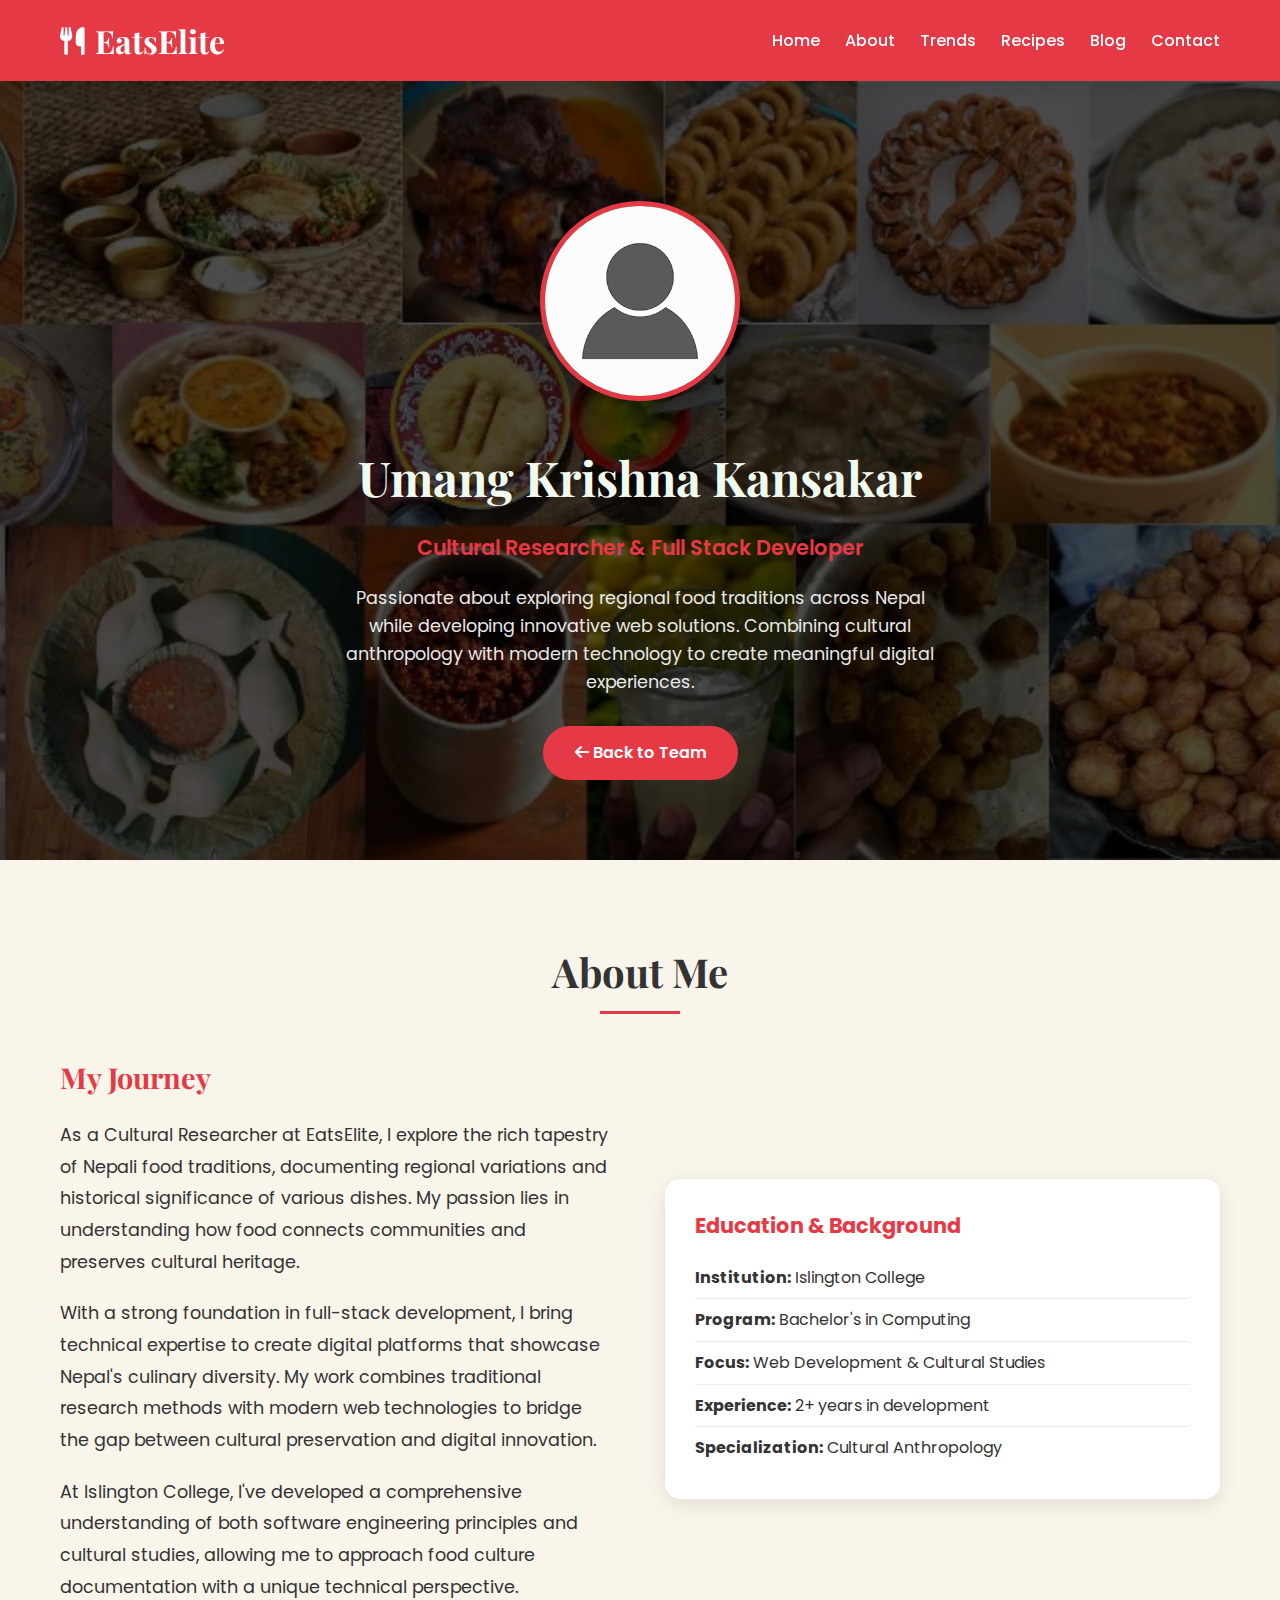
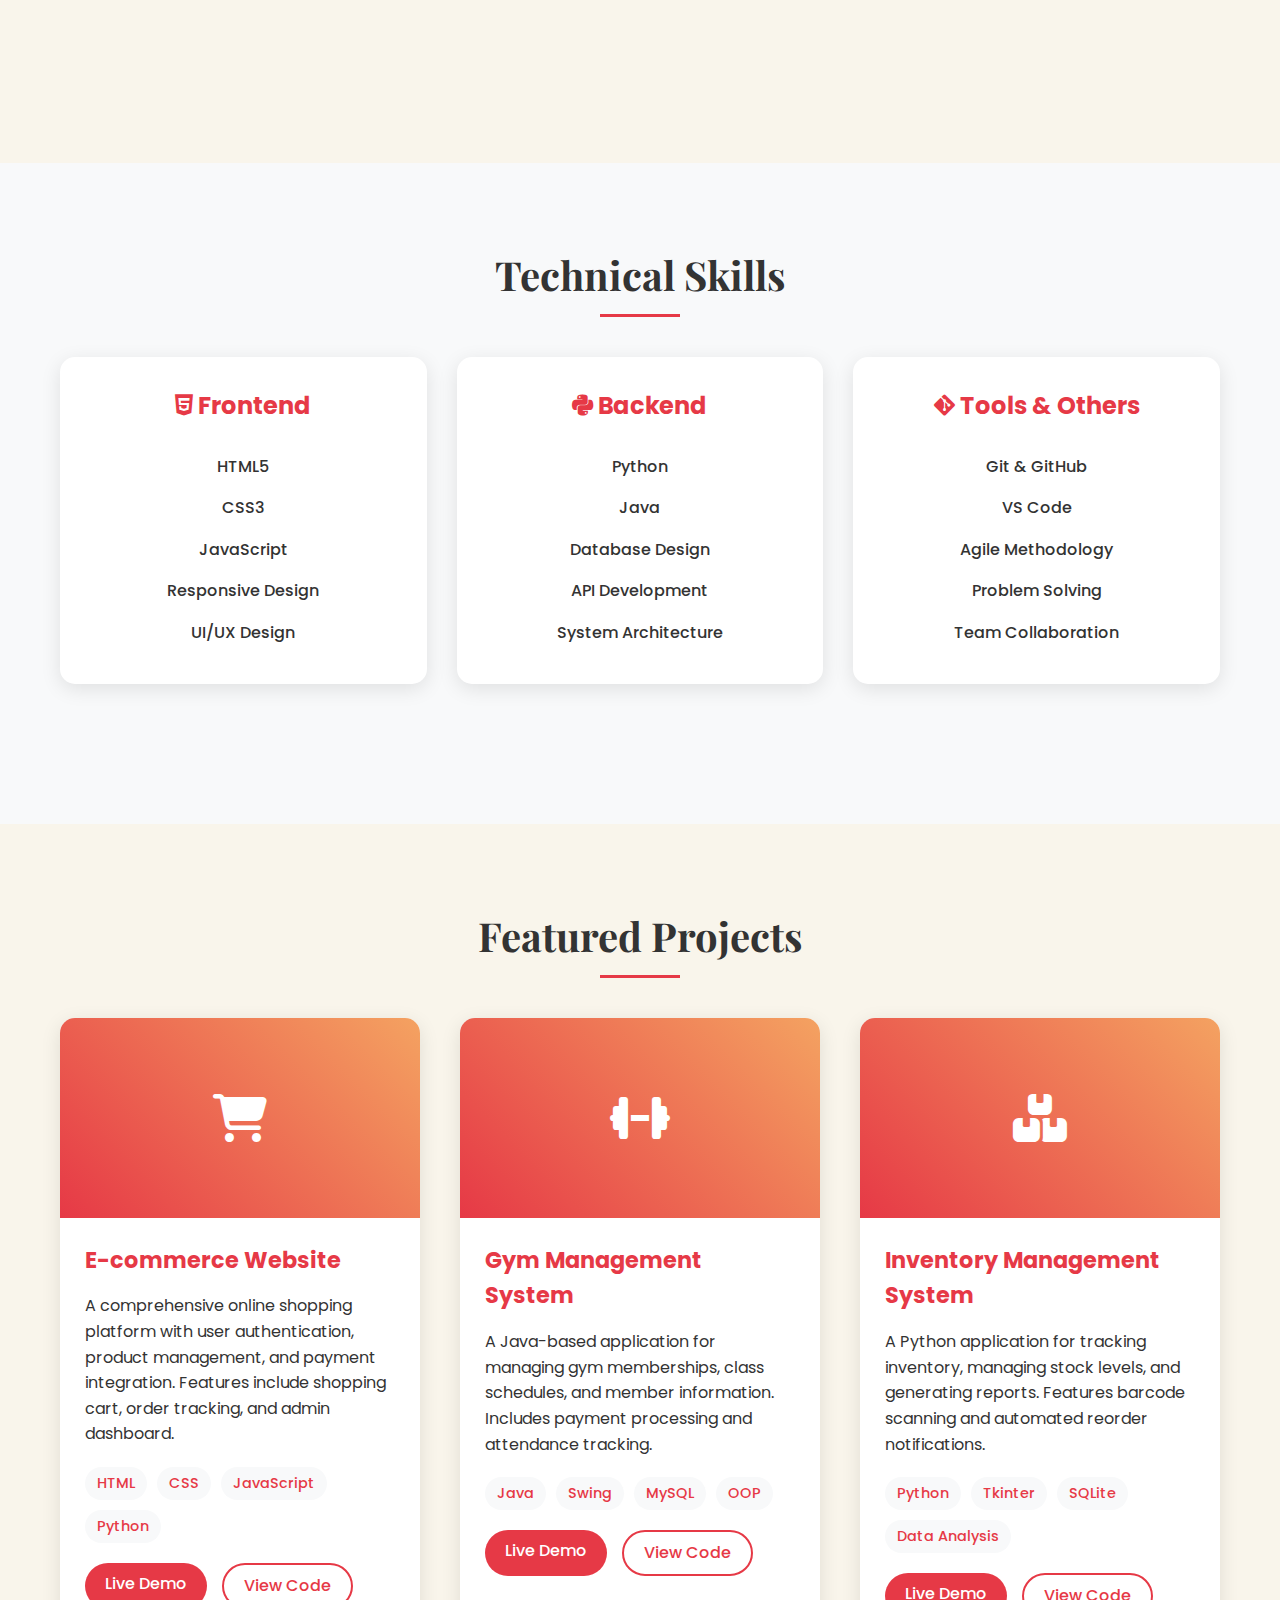
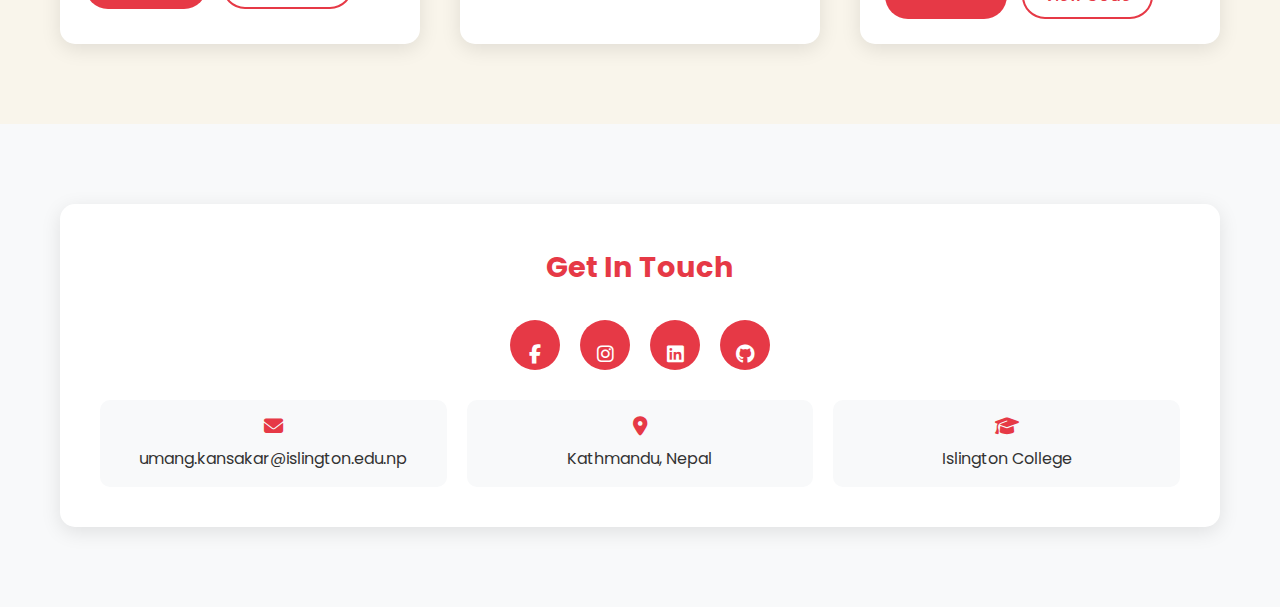
<file: umang-portfolio.html>
<!DOCTYPE html>
<html lang="en">
<head>
    <meta charset="UTF-8">
    <meta name="viewport" content="width=device-width, initial-scale=1.0">
    <title>Umang Krishna Kansakar - Portfolio | EatsElite Team</title>
    <link rel="stylesheet" href="https://cdnjs.cloudflare.com/ajax/libs/font-awesome/6.4.0/css/all.min.css">
    <link rel="stylesheet" href="styles.css">
    <link href="https://fonts.googleapis.com/css2?family=Playfair+Display:wght@400;700&family=Poppins:wght@300;400;500;600&display=swap" rel="stylesheet">
    <style>
        * { margin: 0; padding: 0; box-sizing: border-box; }
        body { background-color: #f9f5eb; color: #333; line-height: 1.6; font-family: 'Poppins', sans-serif; }
        .container { max-width: 1200px; margin: 0 auto; padding: 0 20px; }
        
        /* Header */
        header { background-color: #e63946; padding: 15px 0; box-shadow: 0 2px 15px rgba(0, 0, 0, 0.15); position: sticky; top: 0; z-index: 100; }
        .logo { font-family: 'Playfair Display', serif; font-size: 32px; font-weight: bold; color: white; text-decoration: none; display: flex; align-items: center; }
        .logo i { margin-right: 10px; font-size: 28px; }
        nav { display: flex; justify-content: space-between; align-items: center; }
        .nav-links { display: flex; list-style: none; align-items: center; }
        .nav-links li { margin-left: 25px; }
        .nav-links a { color: white; text-decoration: none; font-weight: 500; transition: color 0.3s; }
        .nav-links a:hover { color: #f1faee; }
        
        /* Hero Section */
        .portfolio-hero { background: linear-gradient(rgba(0, 0, 0, 0.7), rgba(0, 0, 0, 0.7)), url('images/hero_photo.webp') center/cover no-repeat; color: white; text-align: center; padding: 120px 20px 80px; }
        .portfolio-hero-content { max-width: 800px; margin: 0 auto; }
        .profile-image { width: 200px; height: 200px; border-radius: 50%; border: 5px solid #e63946; margin: 0 auto 30px; object-fit: cover; box-shadow: 0 10px 30px rgba(0, 0, 0, 0.3); }
        .portfolio-hero h1 { font-family: 'Playfair Display', serif; font-size: 3rem; margin-bottom: 15px; color: #f1faee; }
        .portfolio-hero .role { font-size: 1.3rem; color: #e63946; font-weight: 600; margin-bottom: 20px; }
        .portfolio-hero .description { font-size: 1.1rem; max-width: 600px; margin: 0 auto 30px; opacity: 0.9; }
        .back-btn { display: inline-block; background-color: #e63946; color: white; padding: 12px 30px; border-radius: 30px; text-decoration: none; font-weight: 600; transition: all 0.3s; border: 2px solid #e63946; }
        .back-btn:hover { background-color: transparent; color: #f1faee; transform: translateY(-3px); }
        
        /* Sections */
        .portfolio-section { padding: 80px 0; }
        .section-title { font-family: 'Playfair Display', serif; font-size: 2.5rem; text-align: center; margin-bottom: 50px; color: #333; position: relative; }
        .section-title::after { content: ''; position: absolute; bottom: -10px; left: 50%; transform: translateX(-50%); width: 80px; height: 3px; background-color: #e63946; }
        
        /* About */
        .about-content { display: grid; grid-template-columns: 1fr 1fr; gap: 50px; align-items: center; margin-bottom: 60px; }
        .about-text h3 { font-family: 'Playfair Display', serif; font-size: 1.8rem; margin-bottom: 20px; color: #e63946; }
        .about-text p { font-size: 1.1rem; margin-bottom: 20px; line-height: 1.8; }
        .education-info { background: white; padding: 30px; border-radius: 15px; box-shadow: 0 5px 20px rgba(0, 0, 0, 0.1); }
        .education-info h4 { color: #e63946; font-size: 1.3rem; margin-bottom: 15px; }
        .education-info ul { list-style: none; }
        .education-info li { padding: 8px 0; border-bottom: 1px solid #eee; }
        .education-info li:last-child { border-bottom: none; }
        
        /* Skills */
        .skills-grid { display: grid; grid-template-columns: repeat(auto-fit, minmax(250px, 1fr)); gap: 30px; margin-bottom: 60px; }
        .skill-category { background: white; padding: 30px; border-radius: 15px; box-shadow: 0 5px 20px rgba(0, 0, 0, 0.1); text-align: center; }
        .skill-category h3 { color: #e63946; font-size: 1.5rem; margin-bottom: 20px; }
        .skill-list { list-style: none; }
        .skill-list li { padding: 8px 0; font-weight: 500; }
        
        /* Projects */
        .projects-grid { display: grid; grid-template-columns: repeat(auto-fit, minmax(350px, 1fr)); gap: 40px; }
        .project-card { background: white; border-radius: 15px; overflow: hidden; box-shadow: 0 5px 20px rgba(0, 0, 0, 0.1); transition: transform 0.3s; }
        .project-card:hover { transform: translateY(-10px); }
        .project-image { height: 200px; background: linear-gradient(45deg, #e63946, #f4a261); display: flex; align-items: center; justify-content: center; color: white; font-size: 3rem; }
        .project-content { padding: 25px; }
        .project-content h3 { color: #e63946; font-size: 1.4rem; margin-bottom: 15px; }
        .project-content p { margin-bottom: 20px; line-height: 1.6; }
        .project-tech { display: flex; flex-wrap: wrap; gap: 10px; margin-bottom: 20px; }
        .tech-tag { background: #f8f9fa; color: #e63946; padding: 5px 12px; border-radius: 20px; font-size: 0.9rem; font-weight: 500; }
        .project-links { display: flex; gap: 15px; }
        .project-link { padding: 8px 20px; border-radius: 25px; text-decoration: none; font-weight: 500; transition: all 0.3s; }
        .demo-link { background: #e63946; color: white; }
        .demo-link:hover { background: #d62f3d; }
        .code-link { border: 2px solid #e63946; color: #e63946; }
        .code-link:hover { background: #e63946; color: white; }
        
        /* Contact */
        .contact-info { background: white; padding: 40px; border-radius: 15px; box-shadow: 0 5px 20px rgba(0, 0, 0, 0.1); text-align: center; }
        .contact-info h3 { color: #e63946; font-size: 1.8rem; margin-bottom: 30px; }
        .social-links { display: flex; justify-content: center; gap: 20px; margin-bottom: 30px; }
        .social-links a { display: inline-block; width: 50px; height: 50px; background: #e63946; color: white; border-radius: 50%; text-align: center; line-height: 50px; font-size: 1.2rem; transition: all 0.3s; }
        .social-links a:hover { background: #d62f3d; transform: translateY(-3px); }
        .contact-details { display: grid; grid-template-columns: repeat(auto-fit, minmax(200px, 1fr)); gap: 20px; margin-top: 30px; }
        .contact-item { padding: 15px; background: #f8f9fa; border-radius: 10px; }
        .contact-item i { color: #e63946; font-size: 1.2rem; margin-bottom: 10px; }
        
        /* Responsive */
        @media (max-width: 768px) {
            .about-content { grid-template-columns: 1fr; gap: 30px; }
            .portfolio-hero h1 { font-size: 2.5rem; }
            .profile-image { width: 150px; height: 150px; }
            .projects-grid { grid-template-columns: 1fr; }
            .skills-grid { grid-template-columns: 1fr; }
        }
    </style>
</head>
<body>
    <!-- Header -->
    <header>
        <div class="container">
            <nav>
                <a href="index.html" class="logo"><i class="fas fa-utensils"></i>EatsElite</a>
                <ul class="nav-links">
                    <li><a href="index.html">Home</a></li>
                    <li><a href="aboutus.html">About</a></li>
                    <li><a href="trending.html">Trends</a></li>
                    <li><a href="recipes.html">Recipes</a></li>
                    <li><a href="blog.html">Blog</a></li>
                    <li><a href="Contact us.html">Contact</a></li>
                </ul>
            </nav>
        </div>
    </header>

    <!-- Portfolio Hero -->
    <section class="portfolio-hero">
        <div class="portfolio-hero-content">
            <img src="images/person-icon.png" alt="Umang Krishna Kansakar" class="profile-image">
            <h1>Umang Krishna Kansakar</h1>
            <div class="role">Cultural Researcher & Full Stack Developer</div>
            <p class="description">Passionate about exploring regional food traditions across Nepal while developing innovative web solutions. Combining cultural anthropology with modern technology to create meaningful digital experiences.</p>
            <a href="aboutus.html" class="back-btn"><i class="fas fa-arrow-left"></i> Back to Team</a>
        </div>
    </section>

    <!-- About Section -->
    <section class="portfolio-section">
        <div class="container">
            <h2 class="section-title">About Me</h2>
            <div class="about-content">
                <div class="about-text">
                    <h3>My Journey</h3>
                    <p>As a Cultural Researcher at EatsElite, I explore the rich tapestry of Nepali food traditions, documenting regional variations and historical significance of various dishes. My passion lies in understanding how food connects communities and preserves cultural heritage.</p>
                    <p>With a strong foundation in full-stack development, I bring technical expertise to create digital platforms that showcase Nepal's culinary diversity. My work combines traditional research methods with modern web technologies to bridge the gap between cultural preservation and digital innovation.</p>
                    <p>At Islington College, I've developed a comprehensive understanding of both software engineering principles and cultural studies, allowing me to approach food culture documentation with a unique technical perspective.</p>
                </div>
                <div class="education-info">
                    <h4>Education & Background</h4>
                    <ul>
                        <li><strong>Institution:</strong> Islington College</li>
                        <li><strong>Program:</strong> Bachelor's in Computing</li>
                        <li><strong>Focus:</strong> Web Development & Cultural Studies</li>
                        <li><strong>Experience:</strong> 2+ years in development</li>
                        <li><strong>Specialization:</strong> Cultural Anthropology</li>
                    </ul>
                </div>
            </div>
        </div>
    </section>

    <!-- Skills Section -->
    <section class="portfolio-section" style="background: #f8f9fa;">
        <div class="container">
            <h2 class="section-title">Technical Skills</h2>
            <div class="skills-grid">
                <div class="skill-category">
                    <h3><i class="fab fa-html5"></i> Frontend</h3>
                    <ul class="skill-list">
                        <li>HTML5</li>
                        <li>CSS3</li>
                        <li>JavaScript</li>
                        <li>Responsive Design</li>
                        <li>UI/UX Design</li>
                    </ul>
                </div>
                <div class="skill-category">
                    <h3><i class="fab fa-python"></i> Backend</h3>
                    <ul class="skill-list">
                        <li>Python</li>
                        <li>Java</li>
                        <li>Database Design</li>
                        <li>API Development</li>
                        <li>System Architecture</li>
                    </ul>
                </div>
                <div class="skill-category">
                    <h3><i class="fab fa-git-alt"></i> Tools & Others</h3>
                    <ul class="skill-list">
                        <li>Git & GitHub</li>
                        <li>VS Code</li>
                        <li>Agile Methodology</li>
                        <li>Problem Solving</li>
                        <li>Team Collaboration</li>
                    </ul>
                </div>
            </div>
        </div>
    </section>

    <!-- Projects Section -->
    <section class="portfolio-section">
        <div class="container">
            <h2 class="section-title">Featured Projects</h2>
            <div class="projects-grid">
                <div class="project-card">
                    <div class="project-image">
                        <i class="fas fa-shopping-cart"></i>
                    </div>
                    <div class="project-content">
                        <h3>E-commerce Website</h3>
                        <p>A comprehensive online shopping platform with user authentication, product management, and payment integration. Features include shopping cart, order tracking, and admin dashboard.</p>
                        <div class="project-tech">
                            <span class="tech-tag">HTML</span>
                            <span class="tech-tag">CSS</span>
                            <span class="tech-tag">JavaScript</span>
                            <span class="tech-tag">Python</span>
                        </div>
                        <div class="project-links">
                            <a href="#" class="project-link demo-link">Live Demo</a>
                            <a href="#" class="project-link code-link">View Code</a>
                        </div>
                    </div>
                </div>

                <div class="project-card">
                    <div class="project-image">
                        <i class="fas fa-dumbbell"></i>
                    </div>
                    <div class="project-content">
                        <h3>Gym Management System</h3>
                        <p>A Java-based application for managing gym memberships, class schedules, and member information. Includes payment processing and attendance tracking.</p>
                        <div class="project-tech">
                            <span class="tech-tag">Java</span>
                            <span class="tech-tag">Swing</span>
                            <span class="tech-tag">MySQL</span>
                            <span class="tech-tag">OOP</span>
                        </div>
                        <div class="project-links">
                            <a href="#" class="project-link demo-link">Live Demo</a>
                            <a href="#" class="project-link code-link">View Code</a>
                        </div>
                    </div>
                </div>

                <div class="project-card">
                    <div class="project-image">
                        <i class="fas fa-boxes"></i>
                    </div>
                    <div class="project-content">
                        <h3>Inventory Management System</h3>
                        <p>A Python application for tracking inventory, managing stock levels, and generating reports. Features barcode scanning and automated reorder notifications.</p>
                        <div class="project-tech">
                            <span class="tech-tag">Python</span>
                            <span class="tech-tag">Tkinter</span>
                            <span class="tech-tag">SQLite</span>
                            <span class="tech-tag">Data Analysis</span>
                        </div>
                        <div class="project-links">
                            <a href="#" class="project-link demo-link">Live Demo</a>
                            <a href="#" class="project-link code-link">View Code</a>
                        </div>
                    </div>
                </div>
            </div>
        </div>
    </section>

    <!-- Contact Section -->
    <section class="portfolio-section" style="background: #f8f9fa;">
        <div class="container">
            <div class="contact-info">
                <h3>Get In Touch</h3>
                <div class="social-links">
                    <a href="https://www.facebook.com/umang.kan.79" target="_blank"><i class="fab fa-facebook-f"></i></a>
                    <a href="https://www.instagram.com/umangkansakar44/?hl=en" target="_blank"><i class="fab fa-instagram"></i></a>
                    <a href="https://www.linkedin.com/in/umang-kun-banks" target="_blank"><i class="fab fa-linkedin"></i></a>
                    <a href="https://github.com/umangkansakar" target="_blank"><i class="fab fa-github"></i></a>
                </div>
                <div class="contact-details">
                    <div class="contact-item">
                        <i class="fas fa-envelope"></i>
                        <p>umang.kansakar@islington.edu.np</p>
                    </div>
                    <div class="contact-item">
                        <i class="fas fa-map-marker-alt"></i>
                        <p>Kathmandu, Nepal</p>
                    </div>
                    <div class="contact-item">
                        <i class="fas fa-graduation-cap"></i>
                        <p>Islington College</p>
                    </div>
                </div>
            </div>
        </div>
    </section>
</body>
</html>
</file>
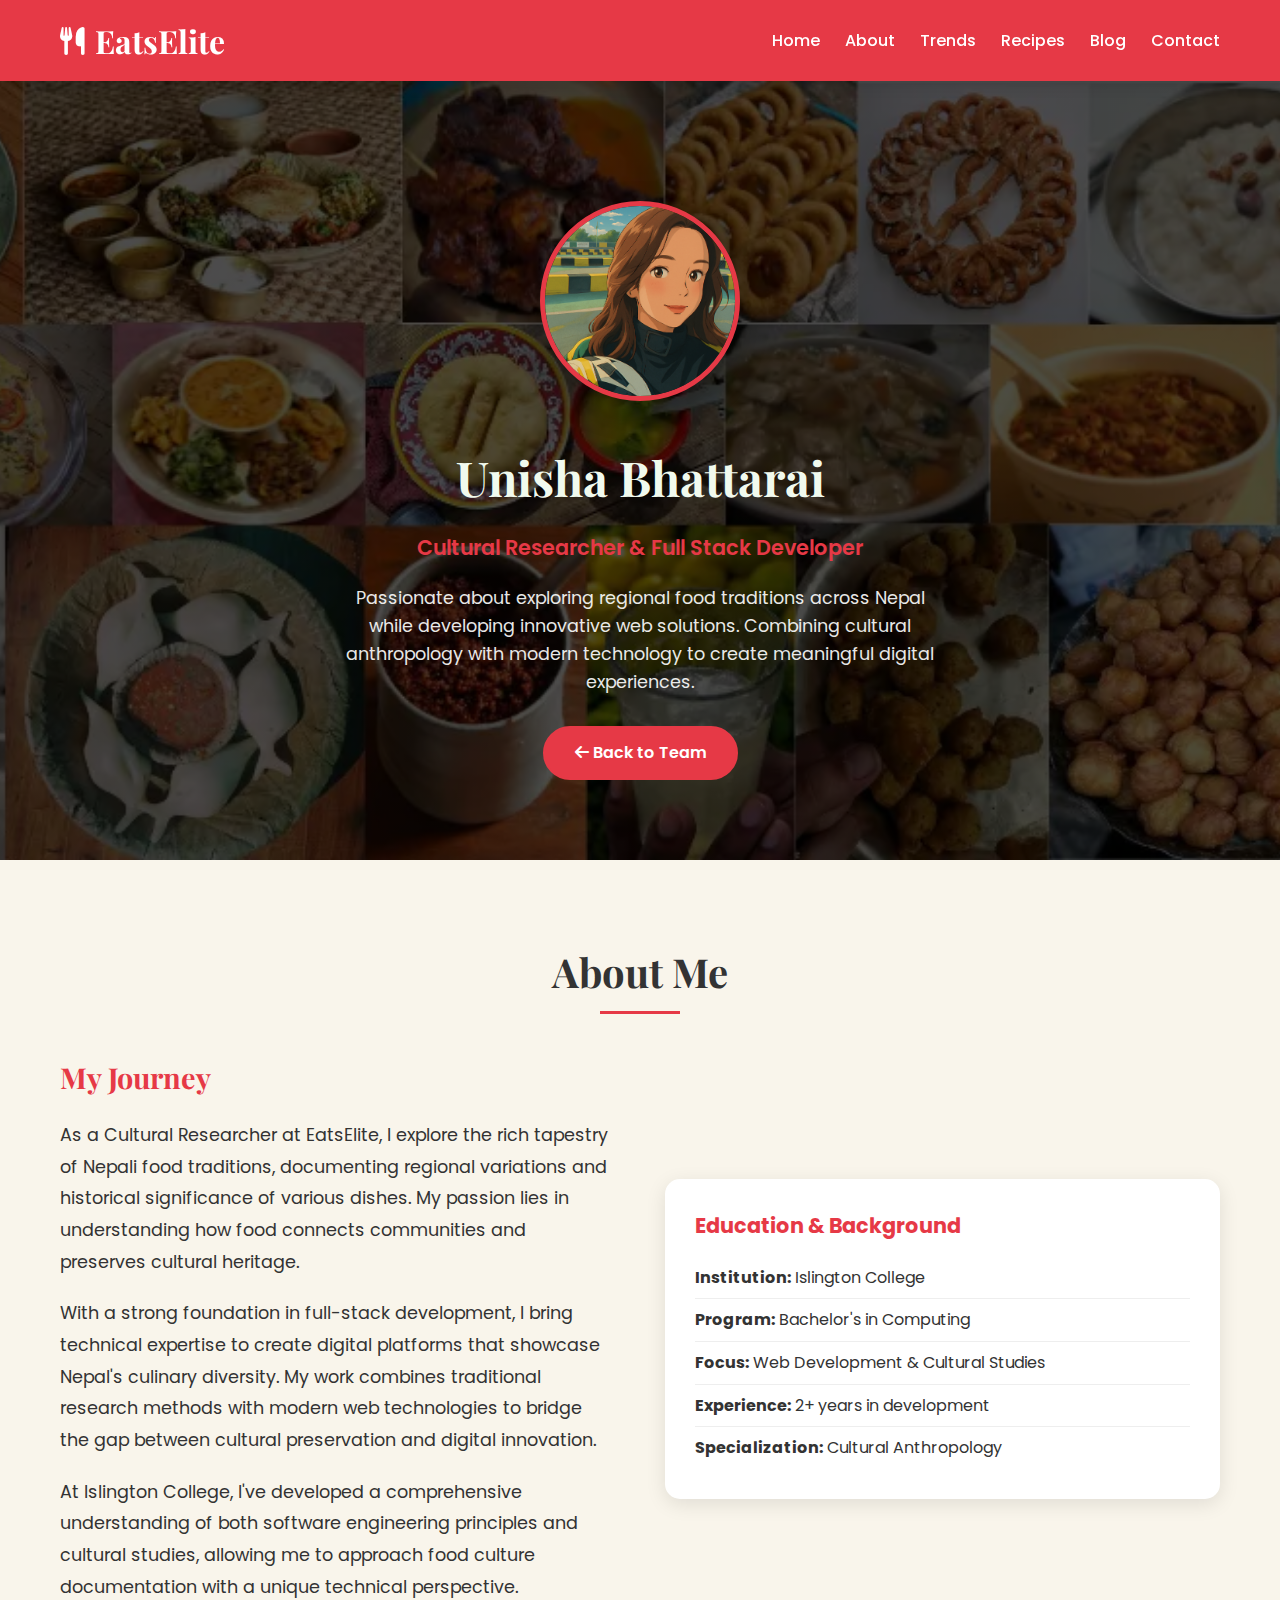
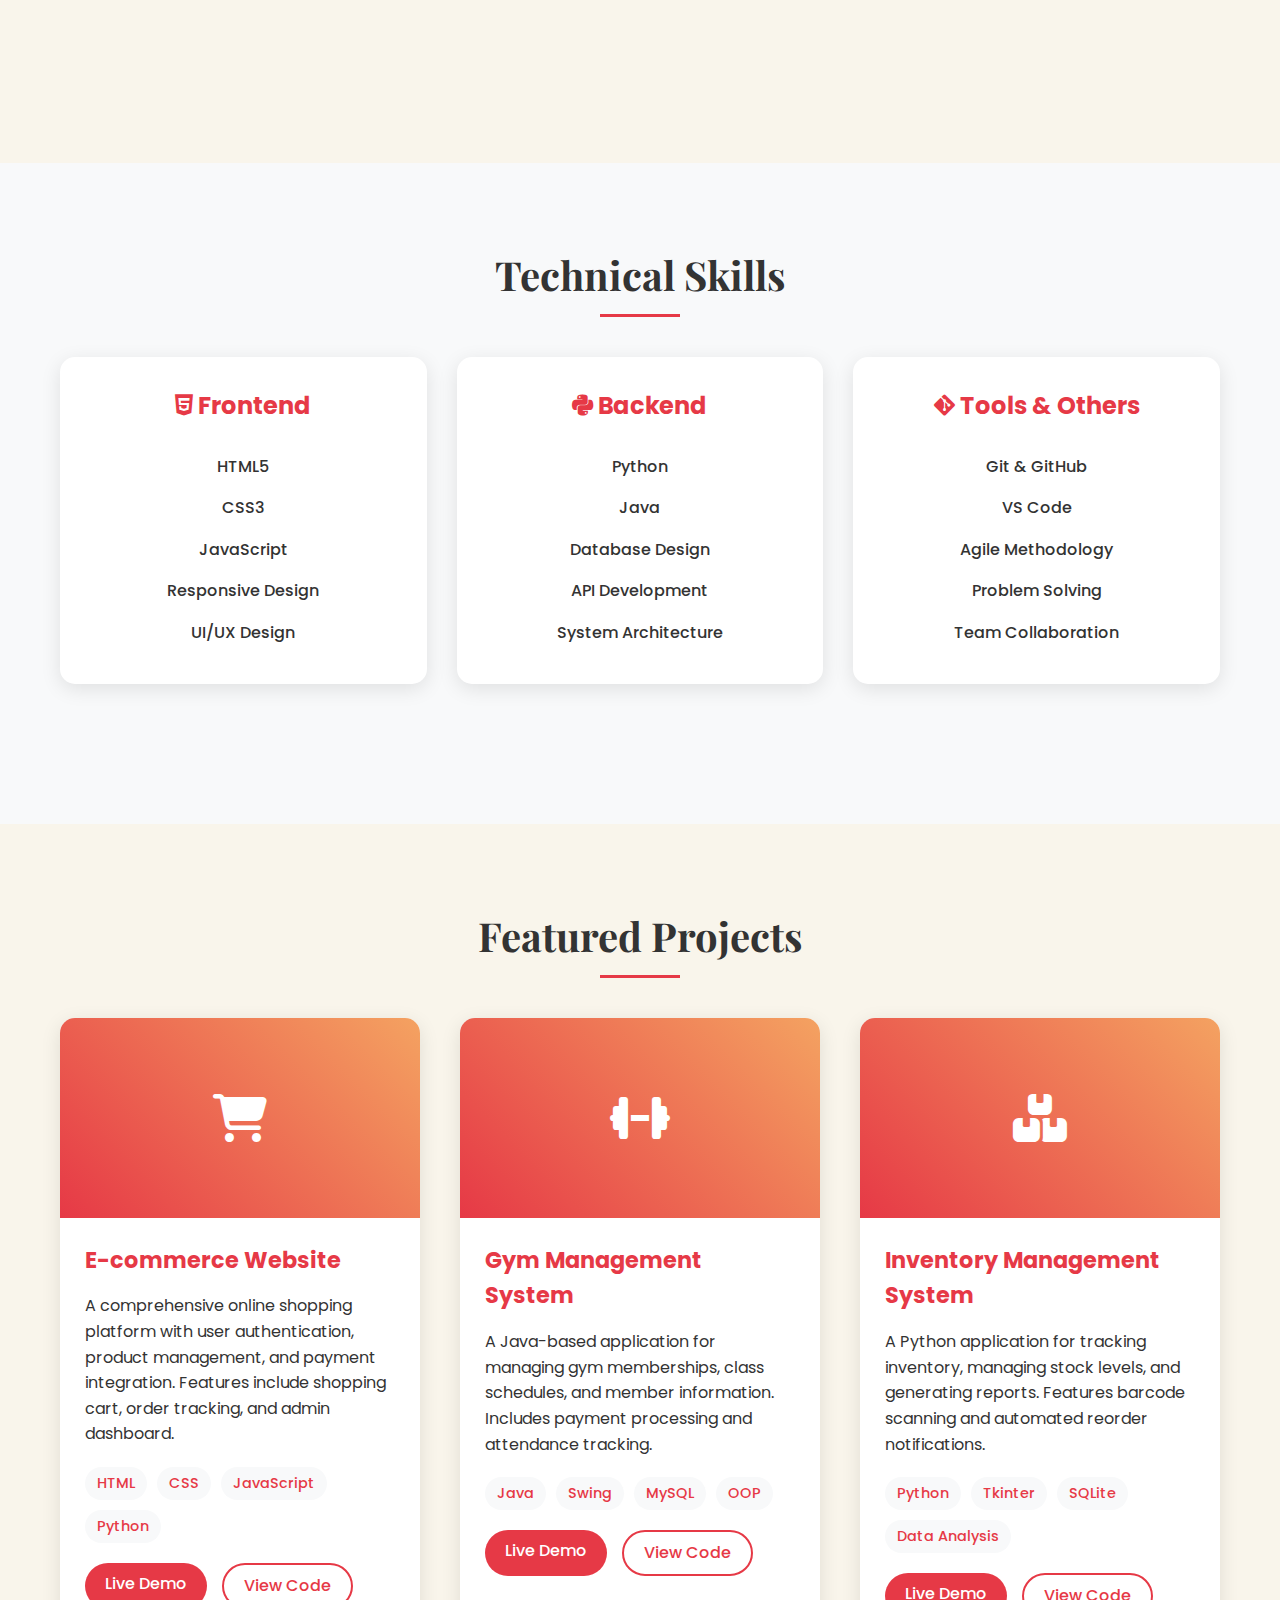
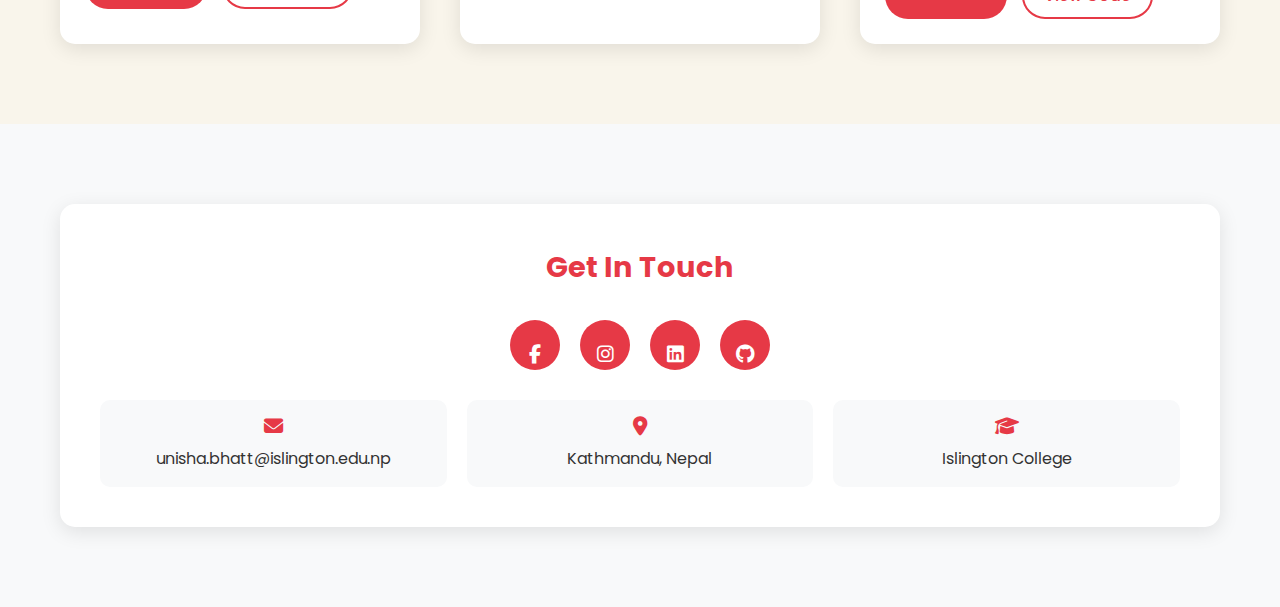
<file: unisha-portfolio.html>
<!DOCTYPE html>
<html lang="en">
<head>
    <meta charset="UTF-8">
    <meta name="viewport" content="width=device-width, initial-scale=1.0">
    <title>Unisha Bhattarai - Portfolio | EatsElite Team</title>
    <link rel="stylesheet" href="https://cdnjs.cloudflare.com/ajax/libs/font-awesome/6.4.0/css/all.min.css">
    <link rel="stylesheet" href="styles.css">
    <link href="https://fonts.googleapis.com/css2?family=Playfair+Display:wght@400;700&family=Poppins:wght@300;400;500;600&display=swap" rel="stylesheet">
    <style>
        * { margin: 0; padding: 0; box-sizing: border-box; }
        body { background-color: #f9f5eb; color: #333; line-height: 1.6; font-family: 'Poppins', sans-serif; }
        .container { max-width: 1200px; margin: 0 auto; padding: 0 20px; }
        
        /* Header */
        header { background-color: #e63946; padding: 15px 0; box-shadow: 0 2px 15px rgba(0, 0, 0, 0.15); position: sticky; top: 0; z-index: 100; }
        .logo { font-family: 'Playfair Display', serif; font-size: 32px; font-weight: bold; color: white; text-decoration: none; display: flex; align-items: center; }
        .logo i { margin-right: 10px; font-size: 28px; }
        nav { display: flex; justify-content: space-between; align-items: center; }
        .nav-links { display: flex; list-style: none; align-items: center; }
        .nav-links li { margin-left: 25px; }
        .nav-links a { color: white; text-decoration: none; font-weight: 500; transition: color 0.3s; }
        .nav-links a:hover { color: #f1faee; }
        
        /* Hero Section */
        .portfolio-hero { background: linear-gradient(rgba(0, 0, 0, 0.7), rgba(0, 0, 0, 0.7)), url('images/hero_photo.webp') center/cover no-repeat; color: white; text-align: center; padding: 120px 20px 80px; }
        .portfolio-hero-content { max-width: 800px; margin: 0 auto; }
        .profile-image { width: 200px; height: 200px; border-radius: 50%; border: 5px solid #e63946; margin: 0 auto 30px; object-fit: cover; box-shadow: 0 10px 30px rgba(0, 0, 0, 0.3); }
        .portfolio-hero h1 { font-family: 'Playfair Display', serif; font-size: 3rem; margin-bottom: 15px; color: #f1faee; }
        .portfolio-hero .role { font-size: 1.3rem; color: #e63946; font-weight: 600; margin-bottom: 20px; }
        .portfolio-hero .description { font-size: 1.1rem; max-width: 600px; margin: 0 auto 30px; opacity: 0.9; }
        .back-btn { display: inline-block; background-color: #e63946; color: white; padding: 12px 30px; border-radius: 30px; text-decoration: none; font-weight: 600; transition: all 0.3s; border: 2px solid #e63946; }
        .back-btn:hover { background-color: transparent; color: #f1faee; transform: translateY(-3px); }
        
        /* Sections */
        .portfolio-section { padding: 80px 0; }
        .section-title { font-family: 'Playfair Display', serif; font-size: 2.5rem; text-align: center; margin-bottom: 50px; color: #333; position: relative; }
        .section-title::after { content: ''; position: absolute; bottom: -10px; left: 50%; transform: translateX(-50%); width: 80px; height: 3px; background-color: #e63946; }
        
        /* About */
        .about-content { display: grid; grid-template-columns: 1fr 1fr; gap: 50px; align-items: center; margin-bottom: 60px; }
        .about-text h3 { font-family: 'Playfair Display', serif; font-size: 1.8rem; margin-bottom: 20px; color: #e63946; }
        .about-text p { font-size: 1.1rem; margin-bottom: 20px; line-height: 1.8; }
        .education-info { background: white; padding: 30px; border-radius: 15px; box-shadow: 0 5px 20px rgba(0, 0, 0, 0.1); }
        .education-info h4 { color: #e63946; font-size: 1.3rem; margin-bottom: 15px; }
        .education-info ul { list-style: none; }
        .education-info li { padding: 8px 0; border-bottom: 1px solid #eee; }
        .education-info li:last-child { border-bottom: none; }
        
        /* Skills */
        .skills-grid { display: grid; grid-template-columns: repeat(auto-fit, minmax(250px, 1fr)); gap: 30px; margin-bottom: 60px; }
        .skill-category { background: white; padding: 30px; border-radius: 15px; box-shadow: 0 5px 20px rgba(0, 0, 0, 0.1); text-align: center; }
        .skill-category h3 { color: #e63946; font-size: 1.5rem; margin-bottom: 20px; }
        .skill-list { list-style: none; }
        .skill-list li { padding: 8px 0; font-weight: 500; }
        
        /* Projects */
        .projects-grid { display: grid; grid-template-columns: repeat(auto-fit, minmax(350px, 1fr)); gap: 40px; }
        .project-card { background: white; border-radius: 15px; overflow: hidden; box-shadow: 0 5px 20px rgba(0, 0, 0, 0.1); transition: transform 0.3s; }
        .project-card:hover { transform: translateY(-10px); }
        .project-image { height: 200px; background: linear-gradient(45deg, #e63946, #f4a261); display: flex; align-items: center; justify-content: center; color: white; font-size: 3rem; }
        .project-content { padding: 25px; }
        .project-content h3 { color: #e63946; font-size: 1.4rem; margin-bottom: 15px; }
        .project-content p { margin-bottom: 20px; line-height: 1.6; }
        .project-tech { display: flex; flex-wrap: wrap; gap: 10px; margin-bottom: 20px; }
        .tech-tag { background: #f8f9fa; color: #e63946; padding: 5px 12px; border-radius: 20px; font-size: 0.9rem; font-weight: 500; }
        .project-links { display: flex; gap: 15px; }
        .project-link { padding: 8px 20px; border-radius: 25px; text-decoration: none; font-weight: 500; transition: all 0.3s; }
        .demo-link { background: #e63946; color: white; }
        .demo-link:hover { background: #d62f3d; }
        .code-link { border: 2px solid #e63946; color: #e63946; }
        .code-link:hover { background: #e63946; color: white; }
        
        /* Contact */
        .contact-info { background: white; padding: 40px; border-radius: 15px; box-shadow: 0 5px 20px rgba(0, 0, 0, 0.1); text-align: center; }
        .contact-info h3 { color: #e63946; font-size: 1.8rem; margin-bottom: 30px; }
        .social-links { display: flex; justify-content: center; gap: 20px; margin-bottom: 30px; }
        .social-links a { display: inline-block; width: 50px; height: 50px; background: #e63946; color: white; border-radius: 50%; text-align: center; line-height: 50px; font-size: 1.2rem; transition: all 0.3s; }
        .social-links a:hover { background: #d62f3d; transform: translateY(-3px); }
        .contact-details { display: grid; grid-template-columns: repeat(auto-fit, minmax(200px, 1fr)); gap: 20px; margin-top: 30px; }
        .contact-item { padding: 15px; background: #f8f9fa; border-radius: 10px; }
        .contact-item i { color: #e63946; font-size: 1.2rem; margin-bottom: 10px; }
        
        /* Responsive */
        @media (max-width: 768px) {
            .about-content { grid-template-columns: 1fr; gap: 30px; }
            .portfolio-hero h1 { font-size: 2.5rem; }
            .profile-image { width: 150px; height: 150px; }
            .projects-grid { grid-template-columns: 1fr; }
            .skills-grid { grid-template-columns: 1fr; }
        }
    </style>
</head>
<body>
    <!-- Header -->
    <header>
        <div class="container">
            <nav>
                <a href="index.html" class="logo"><i class="fas fa-utensils"></i>EatsElite</a>
                <ul class="nav-links">
                    <li><a href="index.html">Home</a></li>
                    <li><a href="aboutus.html">About</a></li>
                    <li><a href="trending.html">Trends</a></li>
                    <li><a href="recipes.html">Recipes</a></li>
                    <li><a href="blog.html">Blog</a></li>
                    <li><a href="Contact us.html">Contact</a></li>
                </ul>
            </nav>
        </div>
    </header>

    <!-- Portfolio Hero -->
    <section class="portfolio-hero">
        <div class="portfolio-hero-content">
            <img src="images/Screenshot 2025-08-20 153100.png" alt="Unisha Bhattarai" class="profile-image">
            <h1> Unisha Bhattarai </h1>
            <div class="role">Cultural Researcher & Full Stack Developer</div>
            <p class="description">Passionate about exploring regional food traditions across Nepal while developing innovative web solutions. Combining cultural anthropology with modern technology to create meaningful digital experiences.</p>
            <a href="aboutus.html" class="back-btn"><i class="fas fa-arrow-left"></i> Back to Team</a>
        </div>
    </section>

    <!-- About Section -->
    <section class="portfolio-section">
        <div class="container">
            <h2 class="section-title">About Me</h2>
            <div class="about-content">
                <div class="about-text">
                    <h3>My Journey</h3>
                    <p>As a Cultural Researcher at EatsElite, I explore the rich tapestry of Nepali food traditions, documenting regional variations and historical significance of various dishes. My passion lies in understanding how food connects communities and preserves cultural heritage.</p>
                    <p>With a strong foundation in full-stack development, I bring technical expertise to create digital platforms that showcase Nepal's culinary diversity. My work combines traditional research methods with modern web technologies to bridge the gap between cultural preservation and digital innovation.</p>
                    <p>At Islington College, I've developed a comprehensive understanding of both software engineering principles and cultural studies, allowing me to approach food culture documentation with a unique technical perspective.</p>
                </div>
                <div class="education-info">
                    <h4>Education & Background</h4>
                    <ul>
                        <li><strong>Institution:</strong> Islington College</li>
                        <li><strong>Program:</strong> Bachelor's in Computing</li>
                        <li><strong>Focus:</strong> Web Development & Cultural Studies</li>
                        <li><strong>Experience:</strong> 2+ years in development</li>
                        <li><strong>Specialization:</strong> Cultural Anthropology</li>
                    </ul>
                </div>
            </div>
        </div>
    </section>

    <!-- Skills Section -->
    <section class="portfolio-section" style="background: #f8f9fa;">
        <div class="container">
            <h2 class="section-title">Technical Skills</h2>
            <div class="skills-grid">
                <div class="skill-category">
                    <h3><i class="fab fa-html5"></i> Frontend</h3>
                    <ul class="skill-list">
                        <li>HTML5</li>
                        <li>CSS3</li>
                        <li>JavaScript</li>
                        <li>Responsive Design</li>
                        <li>UI/UX Design</li>
                    </ul>
                </div>
                <div class="skill-category">
                    <h3><i class="fab fa-python"></i> Backend</h3>
                    <ul class="skill-list">
                        <li>Python</li>
                        <li>Java</li>
                        <li>Database Design</li>
                        <li>API Development</li>
                        <li>System Architecture</li>
                    </ul>
                </div>
                <div class="skill-category">
                    <h3><i class="fab fa-git-alt"></i> Tools & Others</h3>
                    <ul class="skill-list">
                        <li>Git & GitHub</li>
                        <li>VS Code</li>
                        <li>Agile Methodology</li>
                        <li>Problem Solving</li>
                        <li>Team Collaboration</li>
                    </ul>
                </div>
            </div>
        </div>
    </section>

    <!-- Projects Section -->
    <section class="portfolio-section">
        <div class="container">
            <h2 class="section-title">Featured Projects</h2>
            <div class="projects-grid">
                <div class="project-card">
                    <div class="project-image">
                        <i class="fas fa-shopping-cart"></i>
                    </div>
                    <div class="project-content">
                        <h3>E-commerce Website</h3>
                        <p>A comprehensive online shopping platform with user authentication, product management, and payment integration. Features include shopping cart, order tracking, and admin dashboard.</p>
                        <div class="project-tech">
                            <span class="tech-tag">HTML</span>
                            <span class="tech-tag">CSS</span>
                            <span class="tech-tag">JavaScript</span>
                            <span class="tech-tag">Python</span>
                        </div>
                        <div class="project-links">
                            <a href="#" class="project-link demo-link">Live Demo</a>
                            <a href="#" class="project-link code-link">View Code</a>
                        </div>
                    </div>
                </div>

                <div class="project-card">
                    <div class="project-image">
                        <i class="fas fa-dumbbell"></i>
                    </div>
                    <div class="project-content">
                        <h3>Gym Management System</h3>
                        <p>A Java-based application for managing gym memberships, class schedules, and member information. Includes payment processing and attendance tracking.</p>
                        <div class="project-tech">
                            <span class="tech-tag">Java</span>
                            <span class="tech-tag">Swing</span>
                            <span class="tech-tag">MySQL</span>
                            <span class="tech-tag">OOP</span>
                        </div>
                        <div class="project-links">
                            <a href="#" class="project-link demo-link">Live Demo</a>
                            <a href="#" class="project-link code-link">View Code</a>
                        </div>
                    </div>
                </div>

                <div class="project-card">
                    <div class="project-image">
                        <i class="fas fa-boxes"></i>
                    </div>
                    <div class="project-content">
                        <h3>Inventory Management System</h3>
                        <p>A Python application for tracking inventory, managing stock levels, and generating reports. Features barcode scanning and automated reorder notifications.</p>
                        <div class="project-tech">
                            <span class="tech-tag">Python</span>
                            <span class="tech-tag">Tkinter</span>
                            <span class="tech-tag">SQLite</span>
                            <span class="tech-tag">Data Analysis</span>
                        </div>
                        <div class="project-links">
                            <a href="#" class="project-link demo-link">Live Demo</a>
                            <a href="#" class="project-link code-link">View Code</a>
                        </div>
                    </div>
                </div>
            </div>
        </div>
    </section>

    <!-- Contact Section -->
    <section class="portfolio-section" style="background: #f8f9fa;">
        <div class="container">
            <div class="contact-info">
                <h3>Get In Touch</h3>
                <div class="social-links">
                    <a href="https://www.facebook.com/umang.kan.79" target="_blank"><i class="fab fa-facebook-f"></i></a>
                    <a href="https://www.instagram.com/umangkansakar44/?hl=en" target="_blank"><i class="fab fa-instagram"></i></a>
                    <a href="https://www.linkedin.com/in/umang-kun-banks" target="_blank"><i class="fab fa-linkedin"></i></a>
                    <a href="https://github.com/umangkansakar" target="_blank"><i class="fab fa-github"></i></a>
                </div>
                <div class="contact-details">
                    <div class="contact-item">
                        <i class="fas fa-envelope"></i>
                        <p>unisha.bhatt@islington.edu.np</p>
                    </div>
                    <div class="contact-item">
                        <i class="fas fa-map-marker-alt"></i>
                        <p>Kathmandu, Nepal</p>
                    </div>
                    <div class="contact-item">
                        <i class="fas fa-graduation-cap"></i>
                        <p>Islington College</p>
                    </div>
                </div>
            </div>
        </div>
    </section>
</body>
</html>
</file>
<file: styles.css>
* {
    margin: 0;
    padding: 0;
    box-sizing: border-box;
}

body {
    font-family: -apple-system, BlinkMacSystemFont, 'Segoe UI', Roboto, sans-serif;
    line-height: 1.6;
    color: #333;
    background: #fff;
}

/* Header */
.header {
    background: #fff;
    border-bottom: 1px solid #e5e5e5;
    position: sticky;
    top: 0;
    z-index: 100;
}

.nav-container {
    max-width: 1200px;
    margin: 0 auto;
    padding: 0 20px;
    display: flex;
    align-items: center;
    justify-content: space-between;
    height: 70px;
}

.logo {
    font-size: 32px;
    font-weight: 800;
    color: #e53e3e;
    text-decoration: none;
}

.nav-menu {
    display: flex;
    list-style: none;
    gap: 30px;
}

.nav-menu a {
    text-decoration: none;
    color: #333;
    font-weight: 500;
    text-transform: uppercase;
    font-size: 14px;
    letter-spacing: 0.5px;
    transition: color 0.3s ease;
}

.nav-menu a:hover {
    color: #e53e3e;
}

/* Hero Section (index) */
.hero {
    position: relative;
    height: 500px;
    background: linear-gradient(rgba(0,0,0,0.4), rgba(0,0,0,0.4)), url('data:image/svg+xml,<svg xmlns="http://www.w3.org/2000/svg" viewBox="0 0 1200 500"><rect fill="%23ff6b6b" width="1200" height="500"/><circle fill="%23feca57" cx="300" cy="150" r="80"/><circle fill="%23ff9ff3" cx="900" cy="300" r="120"/><rect fill="%2348dbfb" x="600" y="100" width="200" height="200" rx="20"/></svg>');
    background-size: cover;
    background-position: center;
    display: flex;
    align-items: center;
    justify-content: center;
    text-align: center;
    color: white;
}

.hero-content h1 {
    font-size: 48px;
    font-weight: 800;
    margin-bottom: 20px;
    text-shadow: 2px 2px 4px rgba(0,0,0,0.5);
}

.hero-content p {
    font-size: 18px;
    max-width: 600px;
    margin: 0 auto;
    text-shadow: 1px 1px 2px rgba(0,0,0,0.5);
}

/* Main Content */
.main-content {
    max-width: 1200px;
    margin: 0 auto;
    padding: 40px 20px;
}

/* Featured Article (index) */
.featured {
    margin-bottom: 60px;
}

.featured-article {
    position: relative;
    height: 400px;
    background: linear-gradient(rgba(0,0,0,0.3), rgba(0,0,0,0.3)), url('data:image/svg+xml,<svg xmlns="http://www.w3.org/2000/svg" viewBox="0 0 800 400"><rect fill="%23ff7675" width="800" height="400"/><circle fill="%23fdcb6e" cx="200" cy="100" r="60"/><circle fill="%236c5ce7" cx="600" cy="250" r="80"/><path fill="%2300b894" d="M400,200 L500,150 L550,250 L450,300 Z"/></svg>');
    background-size: cover;
    background-position: center;
    border-radius: 8px;
    display: flex;
    align-items: end;
    cursor: pointer;
    transition: transform 0.3s ease;
}

.featured-article:hover {
    transform: translateY(-5px);
}

.featured-content {
    padding: 40px;
    color: white;
}

.featured-category {
    background: #e53e3e;
    color: white;
    padding: 4px 12px;
    border-radius: 4px;
    font-size: 12px;
    font-weight: 600;
    text-transform: uppercase;
    letter-spacing: 0.5px;
    display: inline-block;
    margin-bottom: 15px;
}

.featured-content h2 {
    font-size: 36px;
    font-weight: 800;
    margin-bottom: 10px;
    text-shadow: 2px 2px 4px rgba(0,0,0,0.7);
}

.featured-content p {
    font-size: 16px;
    text-shadow: 1px 1px 2px rgba(0,0,0,0.7);
    max-width: 500px;
}

/* Section Headers */
.section-header {
    margin-bottom: 30px;
    border-bottom: 3px solid #e53e3e;
    padding-bottom: 10px;
}

.section-header h2 {
    font-size: 28px;
    font-weight: 800;
    color: #333;
    text-transform: uppercase;
    letter-spacing: 0.5px;
}

/* Article Grid (index) */
.article-grid {
    display: grid;
    grid-template-columns: repeat(auto-fit, minmax(350px, 1fr));
    gap: 30px;
    margin-bottom: 60px;
}

.article-card {
    background: white;
    border-radius: 8px;
    overflow: hidden;
    box-shadow: 0 4px 6px rgba(0,0,0,0.1);
    transition: transform 0.3s ease, box-shadow 0.3s ease;
    cursor: pointer;
}

.article-card:hover {
    transform: translateY(-5px);
    box-shadow: 0 8px 25px rgba(0,0,0,0.15);
}

.article-image {
    height: 200px;
    background-size: cover;
    background-position: center;
    position: relative;
}

.article-content {
    padding: 20px;
}

.article-category {
    background: #00b894;
    color: white;
    padding: 4px 10px;
    border-radius: 4px;
    font-size: 10px;
    font-weight: 600;
    text-transform: uppercase;
    letter-spacing: 0.5px;
    display: inline-block;
    margin-bottom: 10px;
}

.article-card h3 {
    font-size: 18px;
    font-weight: 700;
    margin-bottom: 8px;
    line-height: 1.4;
    color: #333;
}

.article-card p {
    font-size: 14px;
    color: #666;
    margin-bottom: 10px;
}

.article-meta {
    font-size: 12px;
    color: #999;
    text-transform: uppercase;
    letter-spacing: 0.5px;
}

/* Trending Section (index) */
.trending {
    background: #f8f9fa;
    padding: 40px;
    border-radius: 12px;
    margin-bottom: 60px;
}

.trending-list {
    display: grid;
    grid-template-columns: repeat(auto-fit, minmax(250px, 1fr));
    gap: 20px;
}

.trending-item {
    display: flex;
    align-items: center;
    gap: 15px;
    padding: 15px;
    background: white;
    border-radius: 8px;
    transition: transform 0.3s ease;
    cursor: pointer;
}

.trending-item:hover {
    transform: translateX(5px);
}

.trending-number {
    background: #e53e3e;
    color: white;
    width: 30px;
    height: 30px;
    border-radius: 50%;
    display: flex;
    align-items: center;
    justify-content: center;
    font-weight: 800;
    font-size: 14px;
}

.trending-content h4 {
    font-size: 14px;
    font-weight: 600;
    margin-bottom: 5px;
    color: #333;
}

.trending-content span {
    font-size: 12px;
    color: #666;
}

/* Trending Carousel Section (trending.html) */
.trending-carousel {
    background: linear-gradient(135deg, #667eea 0%, #764ba2 100%);
    padding: 60px 20px;
    color: white;
}

.carousel-container {
    max-width: 1200px;
    margin: 0 auto;
}

.carousel-header {
    text-align: center;
    margin-bottom: 40px;
}

.carousel-header h1 {
    font-size: 48px;
    font-weight: 800;
    margin-bottom: 15px;
    text-shadow: 2px 2px 4px rgba(0,0,0,0.3);
}

.carousel-header p {
    font-size: 18px;
    opacity: 0.9;
    max-width: 600px;
    margin: 0 auto;
}

.carousel {
    position: relative;
    overflow: hidden;
    border-radius: 12px;
    box-shadow: 0 10px 30px rgba(0,0,0,0.3);
}

.carousel-track {
    display: flex;
    transition: transform 0.5s ease;
}

.carousel-slide {
    min-width: 100%;
    padding: 40px;
    background: rgba(255,255,255,0.1);
    backdrop-filter: blur(10px);
    display: flex;
    align-items: center;
    gap: 40px;
}

.carousel-image {
    width: 300px;
    height: 200px;
    border-radius: 8px;
    background-size: cover;
    background-position: center;
    flex-shrink: 0;
}

.carousel-content h2 {
    font-size: 32px;
    font-weight: 700;
    margin-bottom: 15px;
}

.carousel-content p {
    font-size: 16px;
    margin-bottom: 20px;
    opacity: 0.9;
}

.carousel-badge {
    background: #e53e3e;
    color: white;
    padding: 8px 16px;
    border-radius: 20px;
    font-size: 12px;
    font-weight: 600;
    text-transform: uppercase;
    letter-spacing: 0.5px;
    display: inline-block;
}

.carousel-nav {
    position: absolute;
    top: 50%;
    transform: translateY(-50%);
    background: rgba(255,255,255,0.2);
    border: none;
    color: white;
    width: 50px;
    height: 50px;
    border-radius: 50%;
    cursor: pointer;
    font-size: 20px;
    transition: all 0.3s ease;
}

.carousel-nav:hover {
    background: rgba(255,255,255,0.3);
}

.carousel-prev { left: 20px; }
.carousel-next { right: 20px; }

.carousel-dots {
    display: flex;
    justify-content: center;
    gap: 10px;
    margin-top: 20px;
}

.carousel-dot {
    width: 12px;
    height: 12px;
    border-radius: 50%;
    background: rgba(255,255,255,0.3);
    cursor: pointer;
    transition: background 0.3s ease;
}

.carousel-dot.active { background: white; }

/* Hot Topics Section (trending.html) */
.hot-topics { margin-bottom: 60px; }

.topics-grid {
    display: grid;
    grid-template-columns: repeat(auto-fit, minmax(280px, 1fr));
    gap: 25px;
}

.topic-card {
    background: white;
    border-radius: 12px;
    overflow: hidden;
    box-shadow: 0 4px 15px rgba(0,0,0,0.1);
    transition: transform 0.3s ease, box-shadow 0.3s ease;
    cursor: pointer;
    position: relative;
}

.topic-card:hover {
    transform: translateY(-8px);
    box-shadow: 0 12px 30px rgba(0,0,0,0.15);
}

.topic-image {
    height: 180px;
    background-size: cover;
    background-position: center;
    position: relative;
}

.topic-overlay {
    position: absolute;
    top: 0; left: 0; right: 0; bottom: 0;
    background: linear-gradient(transparent, rgba(0,0,0,0.7));
    display: flex;
    align-items: end;
    padding: 20px;
}

.topic-stats {
    color: white;
    font-size: 14px;
    font-weight: 600;
}

.topic-content { padding: 20px; }

.topic-category {
    background: #00b894;
    color: white;
    padding: 4px 12px;
    border-radius: 12px;
    font-size: 11px;
    font-weight: 600;
    text-transform: uppercase;
    letter-spacing: 0.5px;
    display: inline-block;
    margin-bottom: 12px;
}

.topic-card h3 {
    font-size: 18px;
    font-weight: 700;
    margin-bottom: 8px;
    line-height: 1.4;
    color: #333;
}

.topic-card p {
    font-size: 14px;
    color: #666;
    margin-bottom: 15px;
}

.topic-meta {
    display: flex;
    justify-content: space-between;
    align-items: center;
    font-size: 12px;
    color: #999;
}

.topic-views { display: flex; align-items: center; gap: 5px; }

/* Viral Videos Section (trending.html) */
.viral-videos {
    background: #f8f9fa;
    padding: 40px;
    border-radius: 12px;
    margin-bottom: 60px;
}

.videos-grid {
    display: grid;
    grid-template-columns: repeat(auto-fit, minmax(320px, 1fr));
    gap: 25px;
}

.video-card {
    background: white;
    border-radius: 12px;
    overflow: hidden;
    box-shadow: 0 4px 15px rgba(0,0,0,0.1);
    transition: transform 0.3s ease;
    cursor: pointer;
}

.video-card:hover { transform: translateY(-5px); }

.video-thumbnail {
    height: 200px;
    background-size: cover;
    background-position: center;
    position: relative;
    display: flex;
    align-items: center;
    justify-content: center;
}

.play-button {
    width: 60px;
    height: 60px;
    background: rgba(229, 62, 62, 0.9);
    border-radius: 50%;
    display: flex;
    align-items: center;
    justify-content: center;
    color: white;
    font-size: 24px;
    transition: all 0.3s ease;
}

.video-card:hover .play-button {
    background: #e53e3e;
    transform: scale(1.1);
}

.video-content { padding: 20px; }

.video-duration {
    background: rgba(0,0,0,0.8);
    color: white;
    padding: 4px 8px;
    border-radius: 4px;
    font-size: 12px;
    position: absolute;
    bottom: 10px;
    right: 10px;
}

.video-card h3 {
    font-size: 16px;
    font-weight: 600;
    margin-bottom: 8px;
    color: #333;
}

.video-stats {
    display: flex;
    justify-content: space-between;
    font-size: 12px;
    color: #666;
}

/* Trending Recipes Section (trending.html) */
.trending-recipes { margin-bottom: 60px; }

.recipes-grid {
    display: grid;
    grid-template-columns: repeat(auto-fit, minmax(300px, 1fr));
    gap: 30px;
}

.recipe-card {
    background: white;
    border-radius: 12px;
    overflow: hidden;
    box-shadow: 0 4px 15px rgba(0,0,0,0.1);
    transition: transform 0.3s ease;
    cursor: pointer;
}

.recipe-card:hover { transform: translateY(-5px); }

.recipe-image {
    height: 220px;
    background-size: cover;
    background-position: center;
    position: relative;
}

.recipe-badge {
    position: absolute;
    top: 15px;
    left: 15px;
    background: #e53e3e;
    color: white;
    padding: 6px 12px;
    border-radius: 20px;
    font-size: 11px;
    font-weight: 600;
    text-transform: uppercase;
}

.recipe-content { padding: 20px; }

.recipe-title {
    font-size: 18px;
    font-weight: 700;
    margin-bottom: 8px;
    color: #333;
}

.recipe-description {
    font-size: 14px;
    color: #666;
    margin-bottom: 15px;
    line-height: 1.5;
}

.recipe-meta {
    display: flex;
    justify-content: space-between;
    align-items: center;
    font-size: 12px;
    color: #999;
}

.recipe-rating { display: flex; align-items: center; gap: 5px; }
.stars { color: #fdcb6e; }

/* Footer */
.footer {
    background: #333;
    color: white;
    padding: 40px 20px;
    text-align: center;
}

.footer-content {
    max-width: 1200px;
    margin: 0 auto;
}

.footer h3 {
    font-size: 24px;
    margin-bottom: 20px;
    color: #e53e3e;
}

.footer p { margin-bottom: 20px; }

.social-links {
    display: flex;
    justify-content: center;
    gap: 20px;
    margin-top: 20px;
}

.social-links a {
    color: white;
    text-decoration: none;
    padding: 10px;
    border-radius: 50%;
    background: #444;
    transition: background 0.3s ease;
}

.social-links a:hover { background: #e53e3e; }

/* Responsive */
@media (max-width: 768px) {
    .nav-menu { display: none; }

    .hero-content h1 { font-size: 32px; }

    .featured-content h2 { font-size: 28px; }

    .article-grid { grid-template-columns: 1fr; }

    .trending-list { grid-template-columns: 1fr; }

    .carousel-header h1 { font-size: 32px; }

    .carousel-slide {
        flex-direction: column;
        text-align: center;
        gap: 20px;
    }

    .carousel-image { width: 100%; max-width: 300px; }

    .carousel-content h2 { font-size: 24px; }

    .topics-grid,
    .videos-grid,
    .recipes-grid { grid-template-columns: 1fr; }

    .viral-videos { padding: 20px; }

    .carousel-nav { width: 40px; height: 40px; font-size: 16px; }
}

@media (max-width: 480px) {
    .carousel-header h1 { font-size: 28px; }
    .carousel-slide { padding: 20px; }
    .main-content { padding: 20px 15px; }
}
</file>
